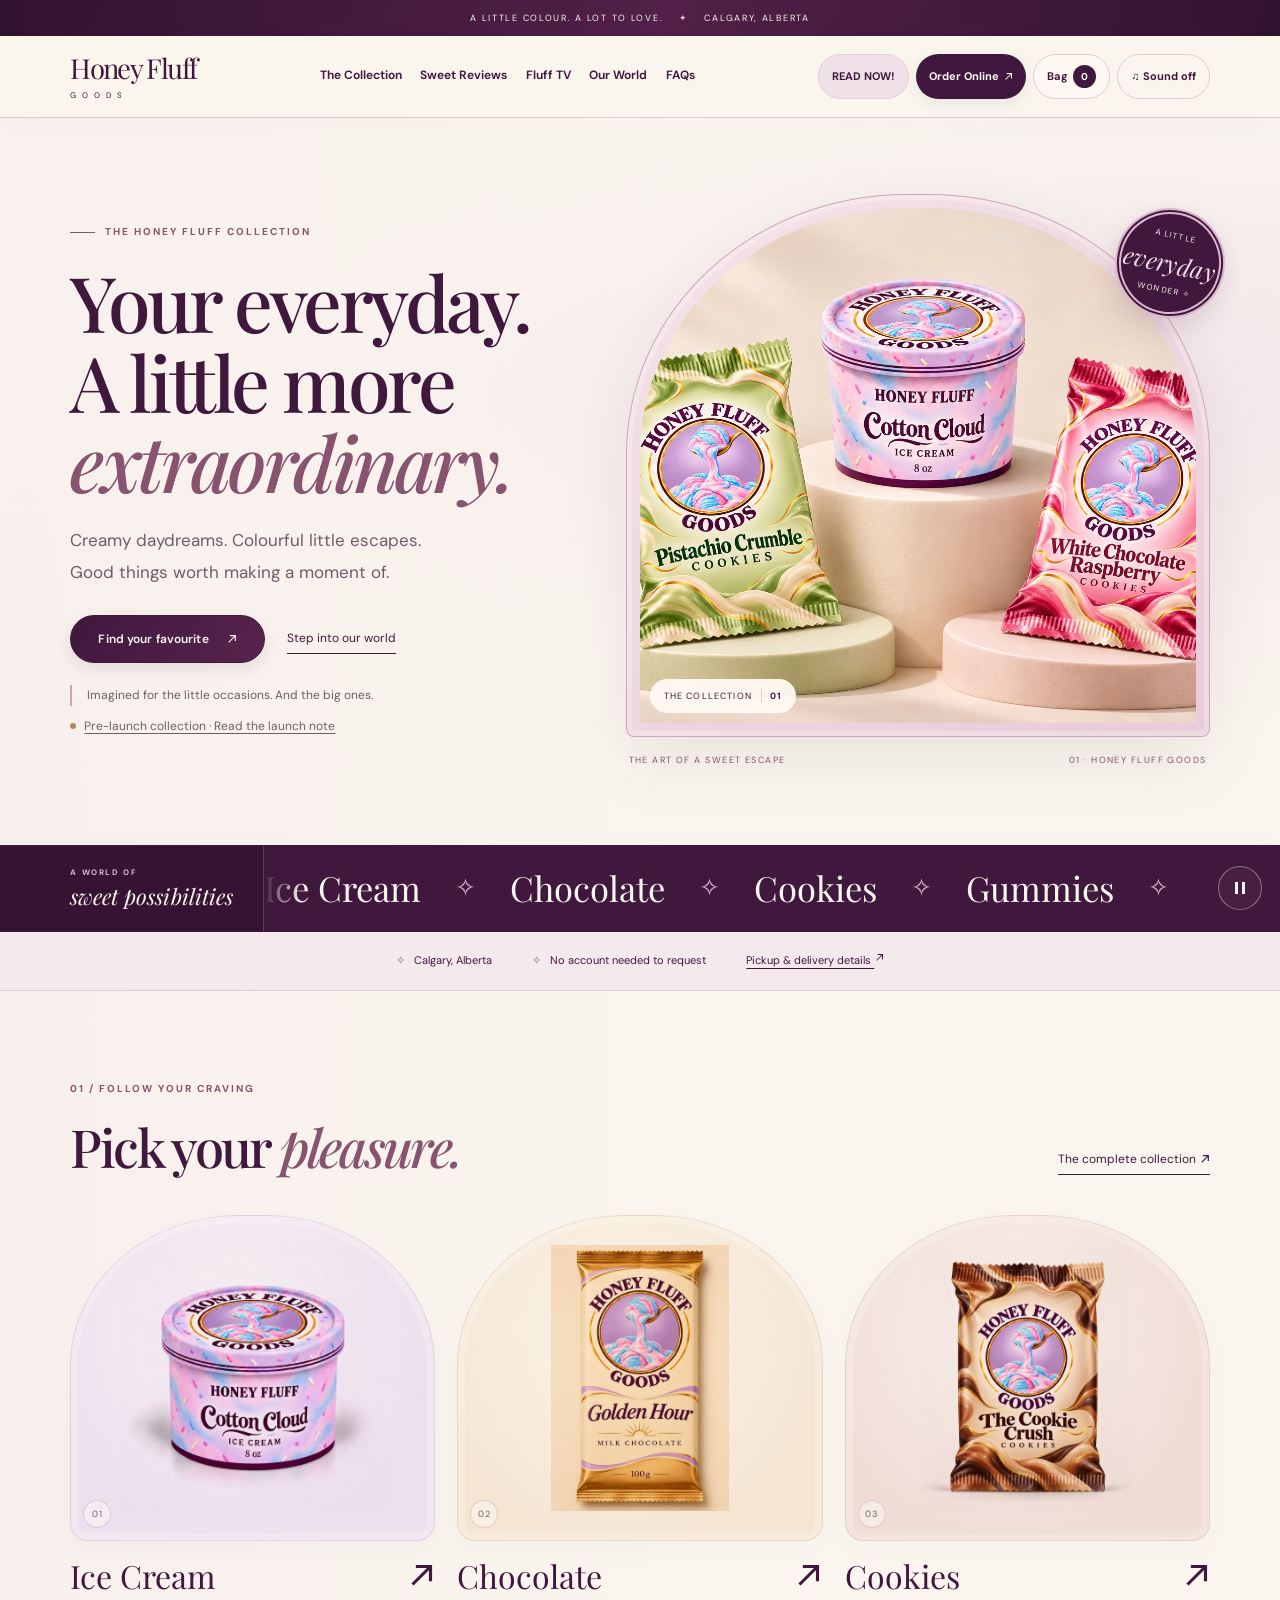
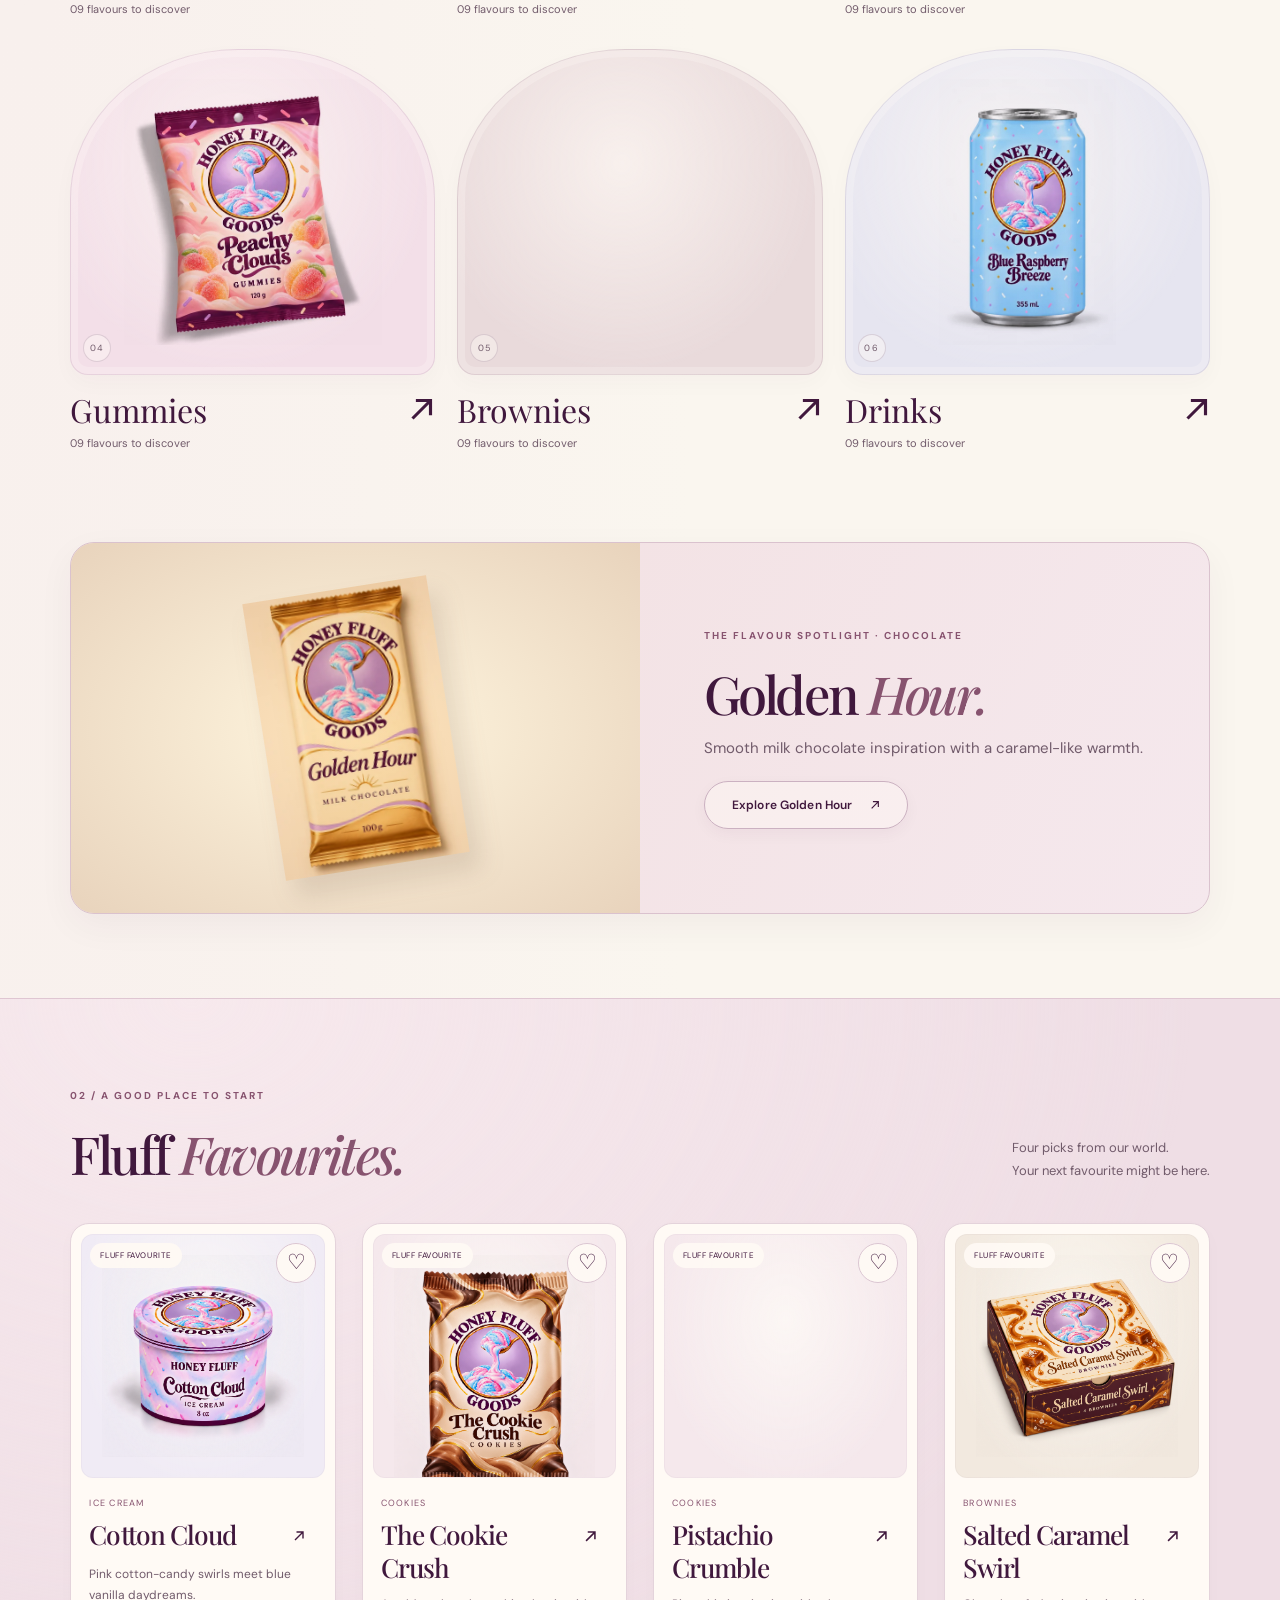
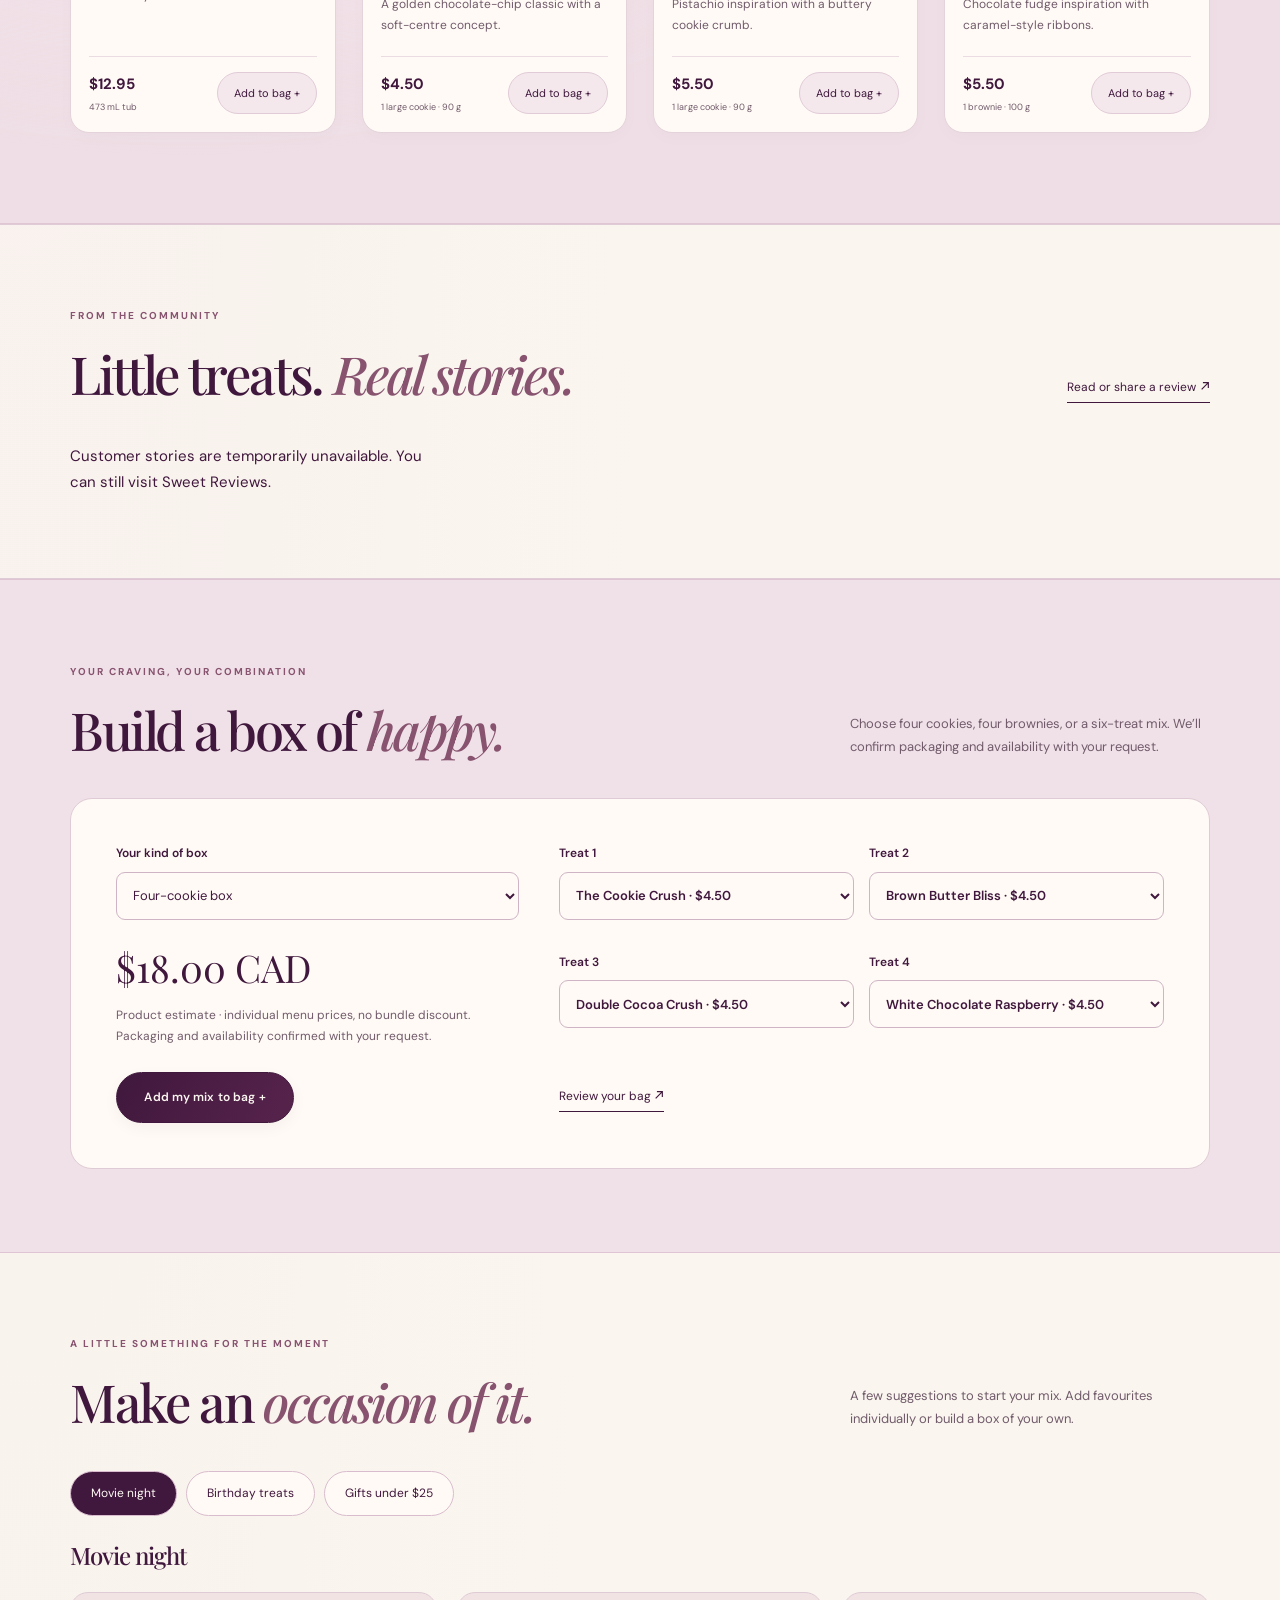
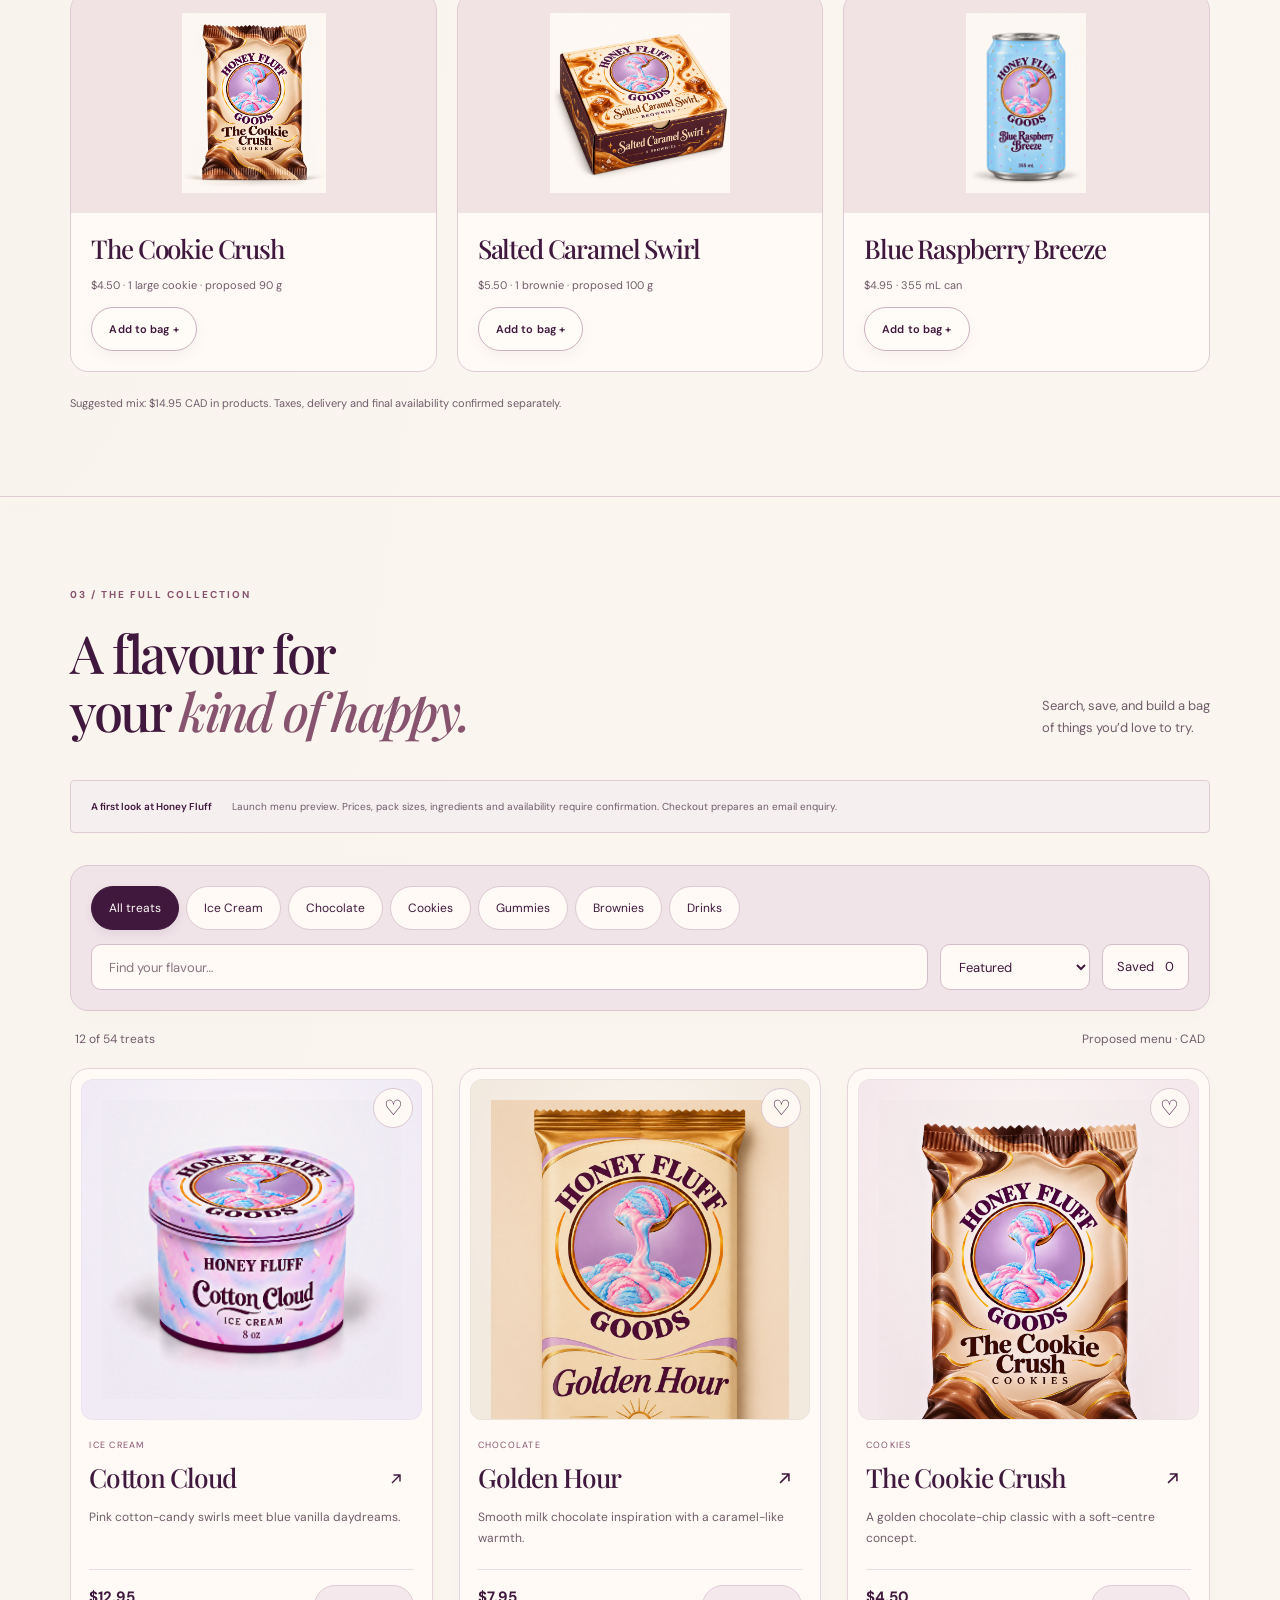
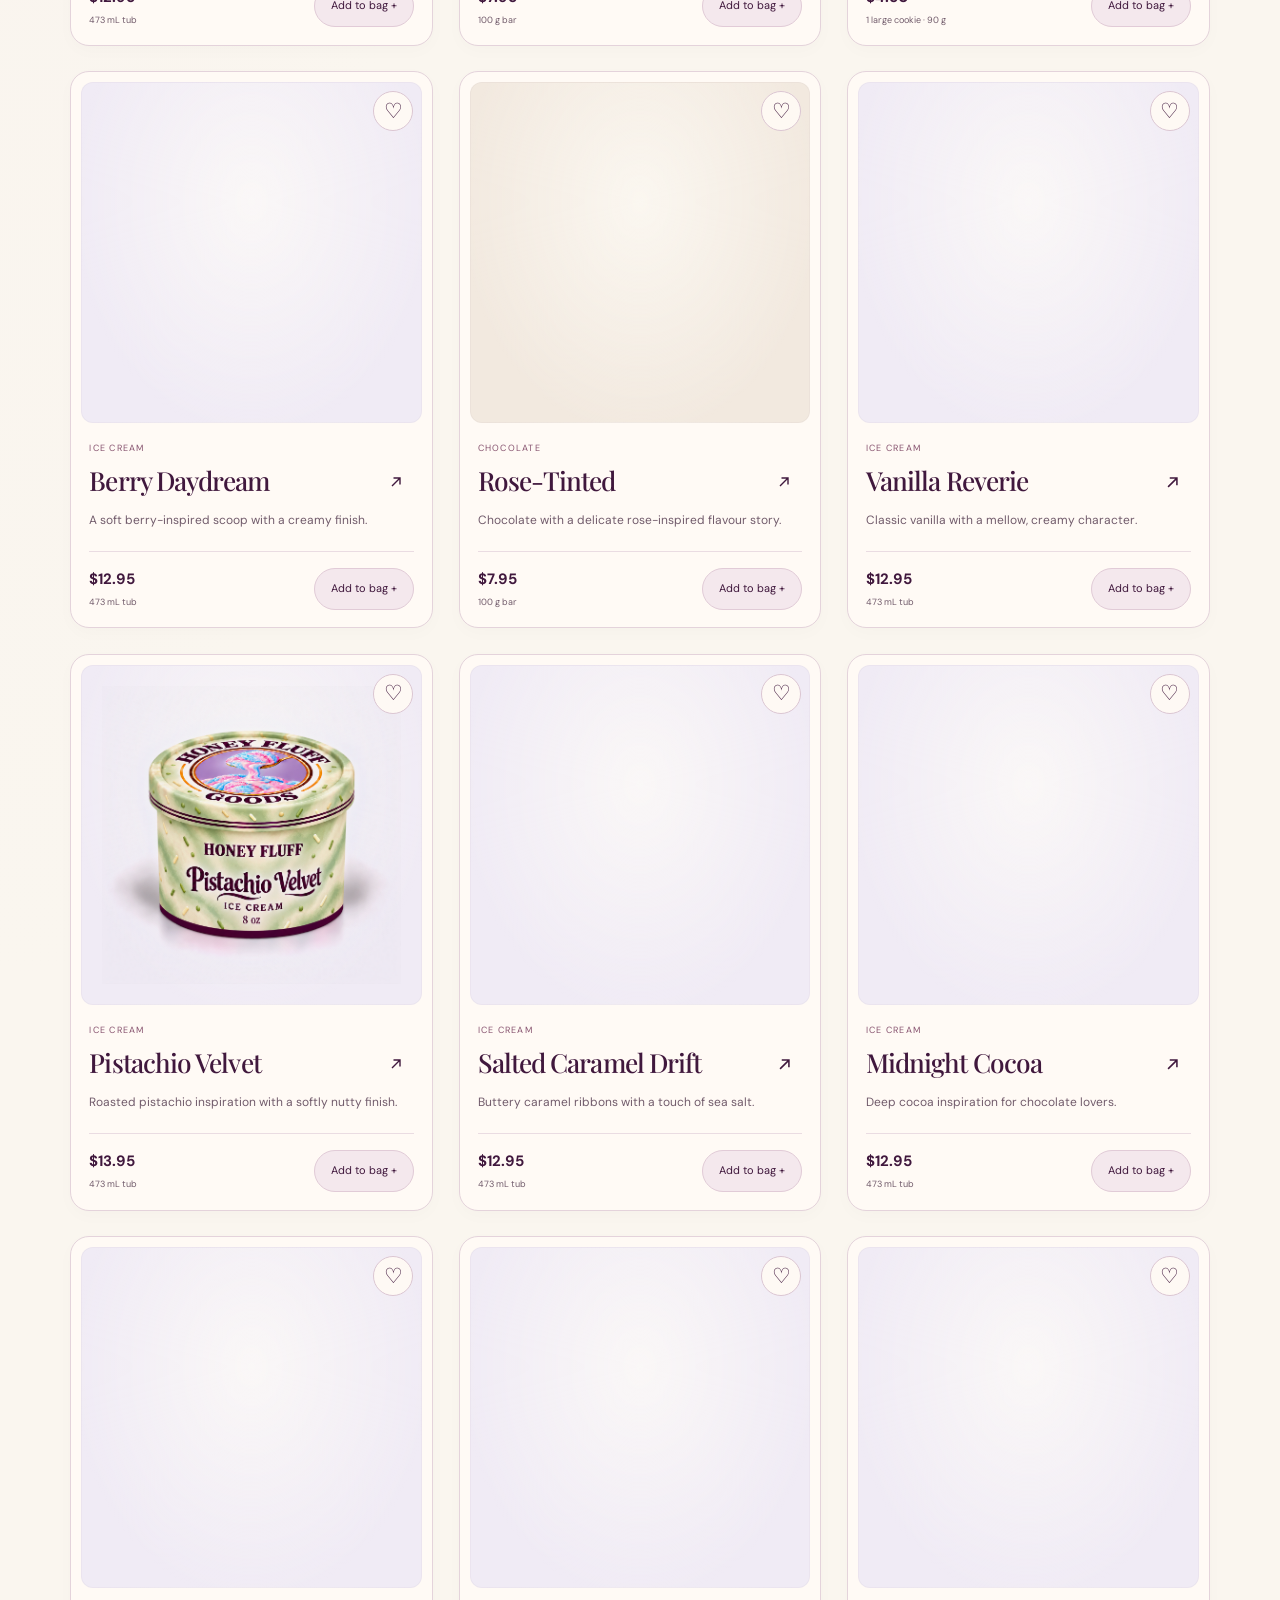
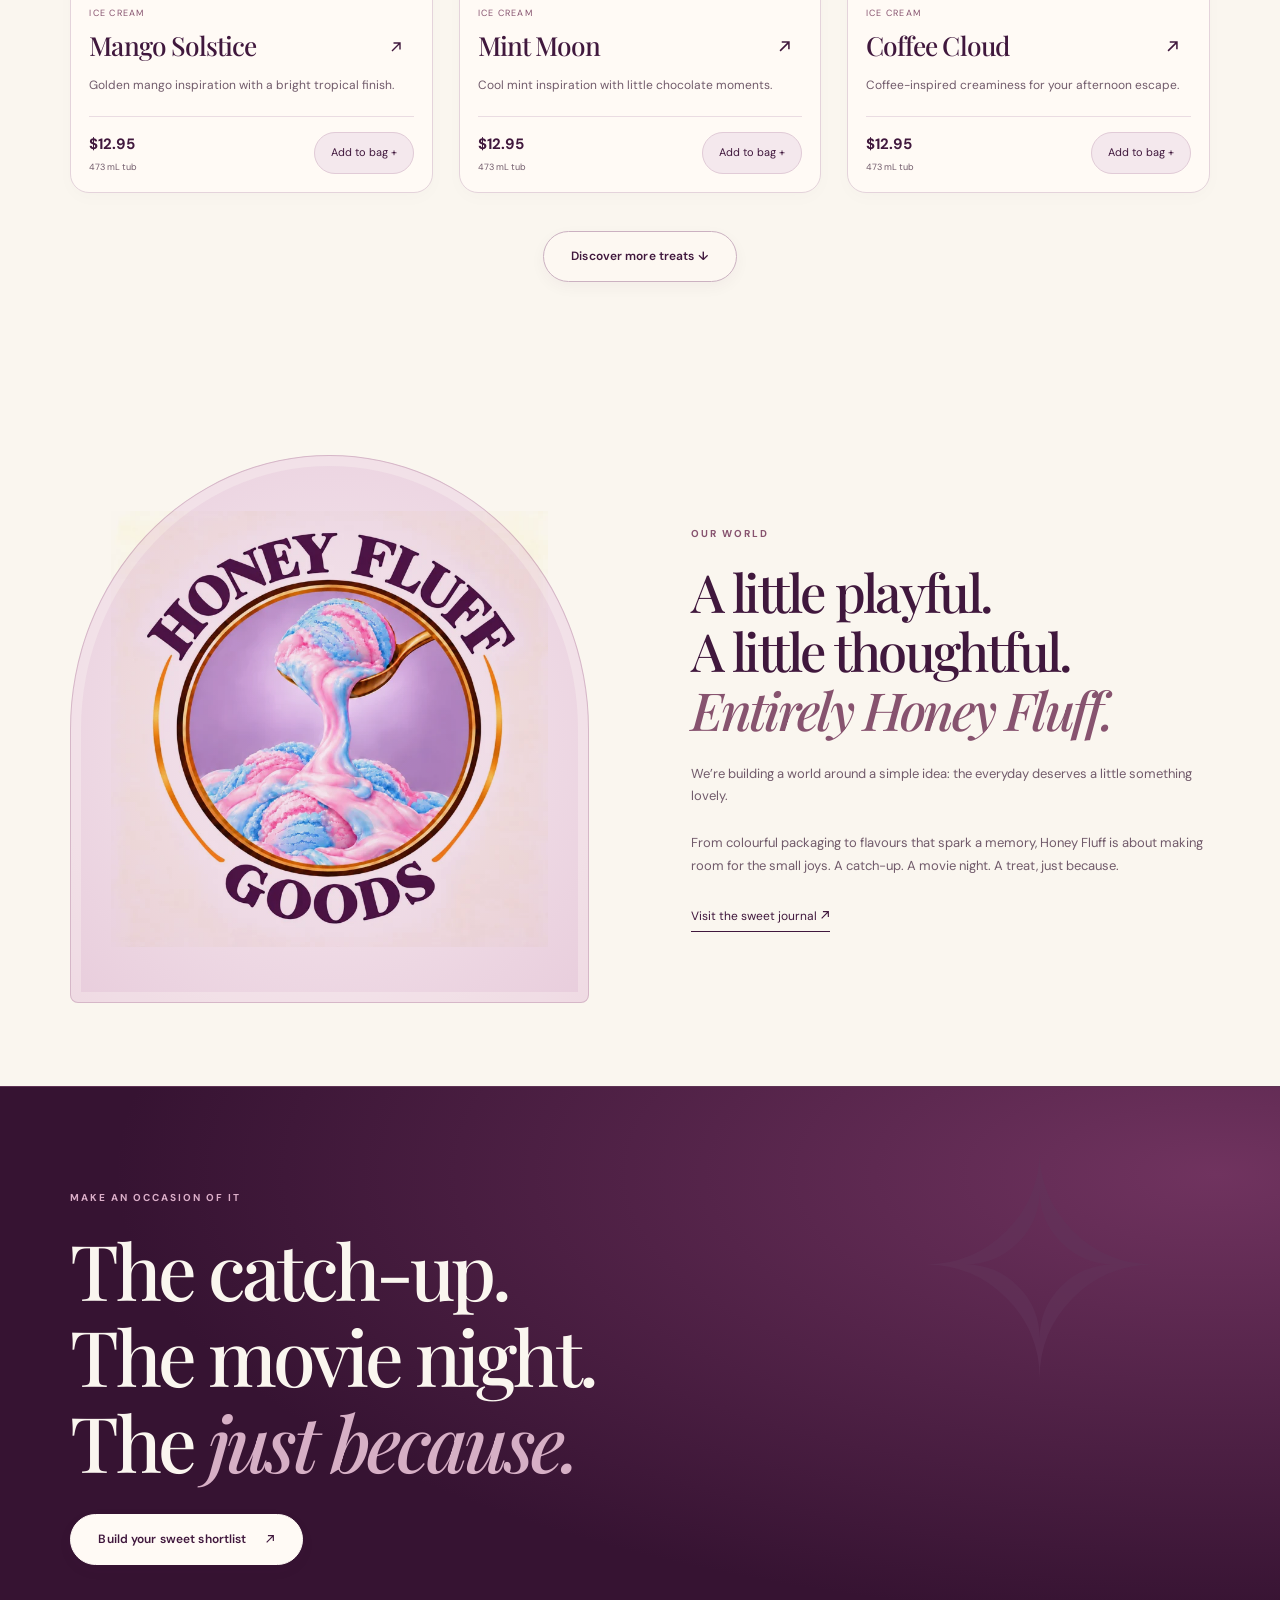
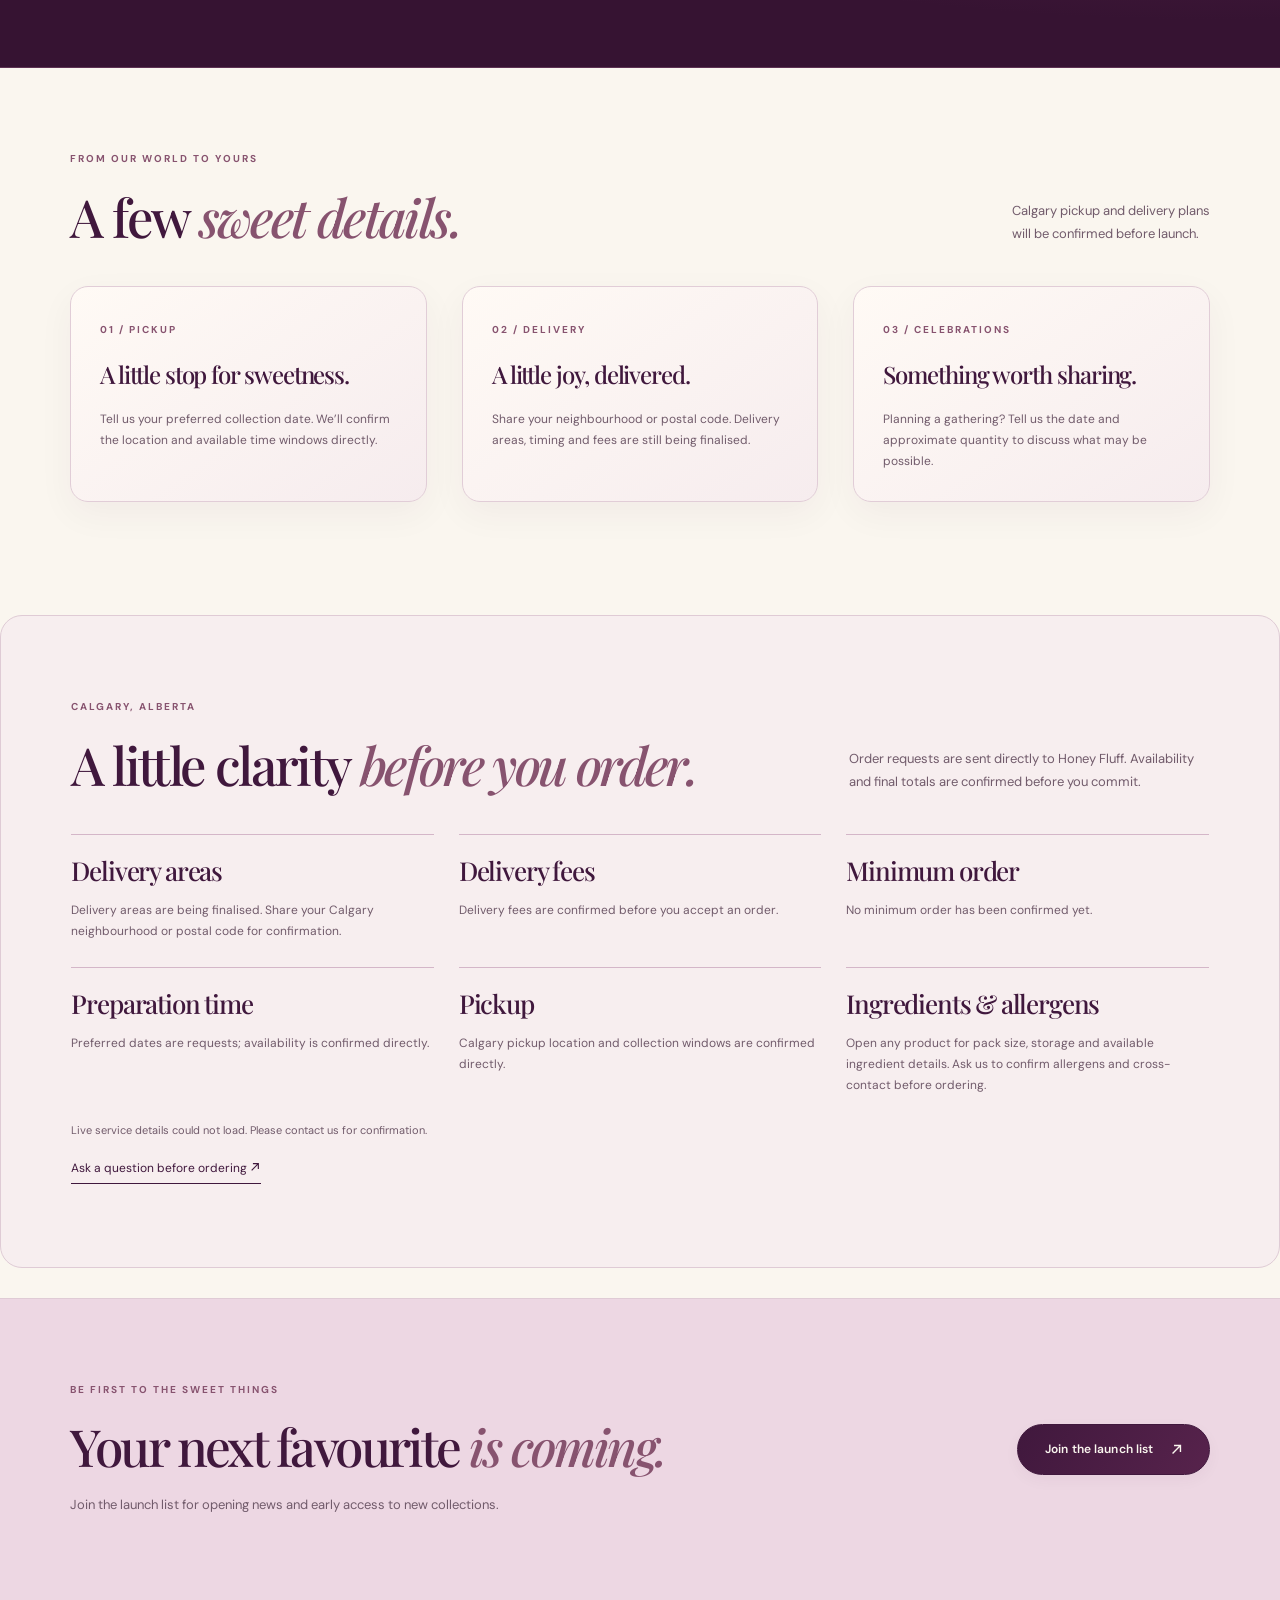
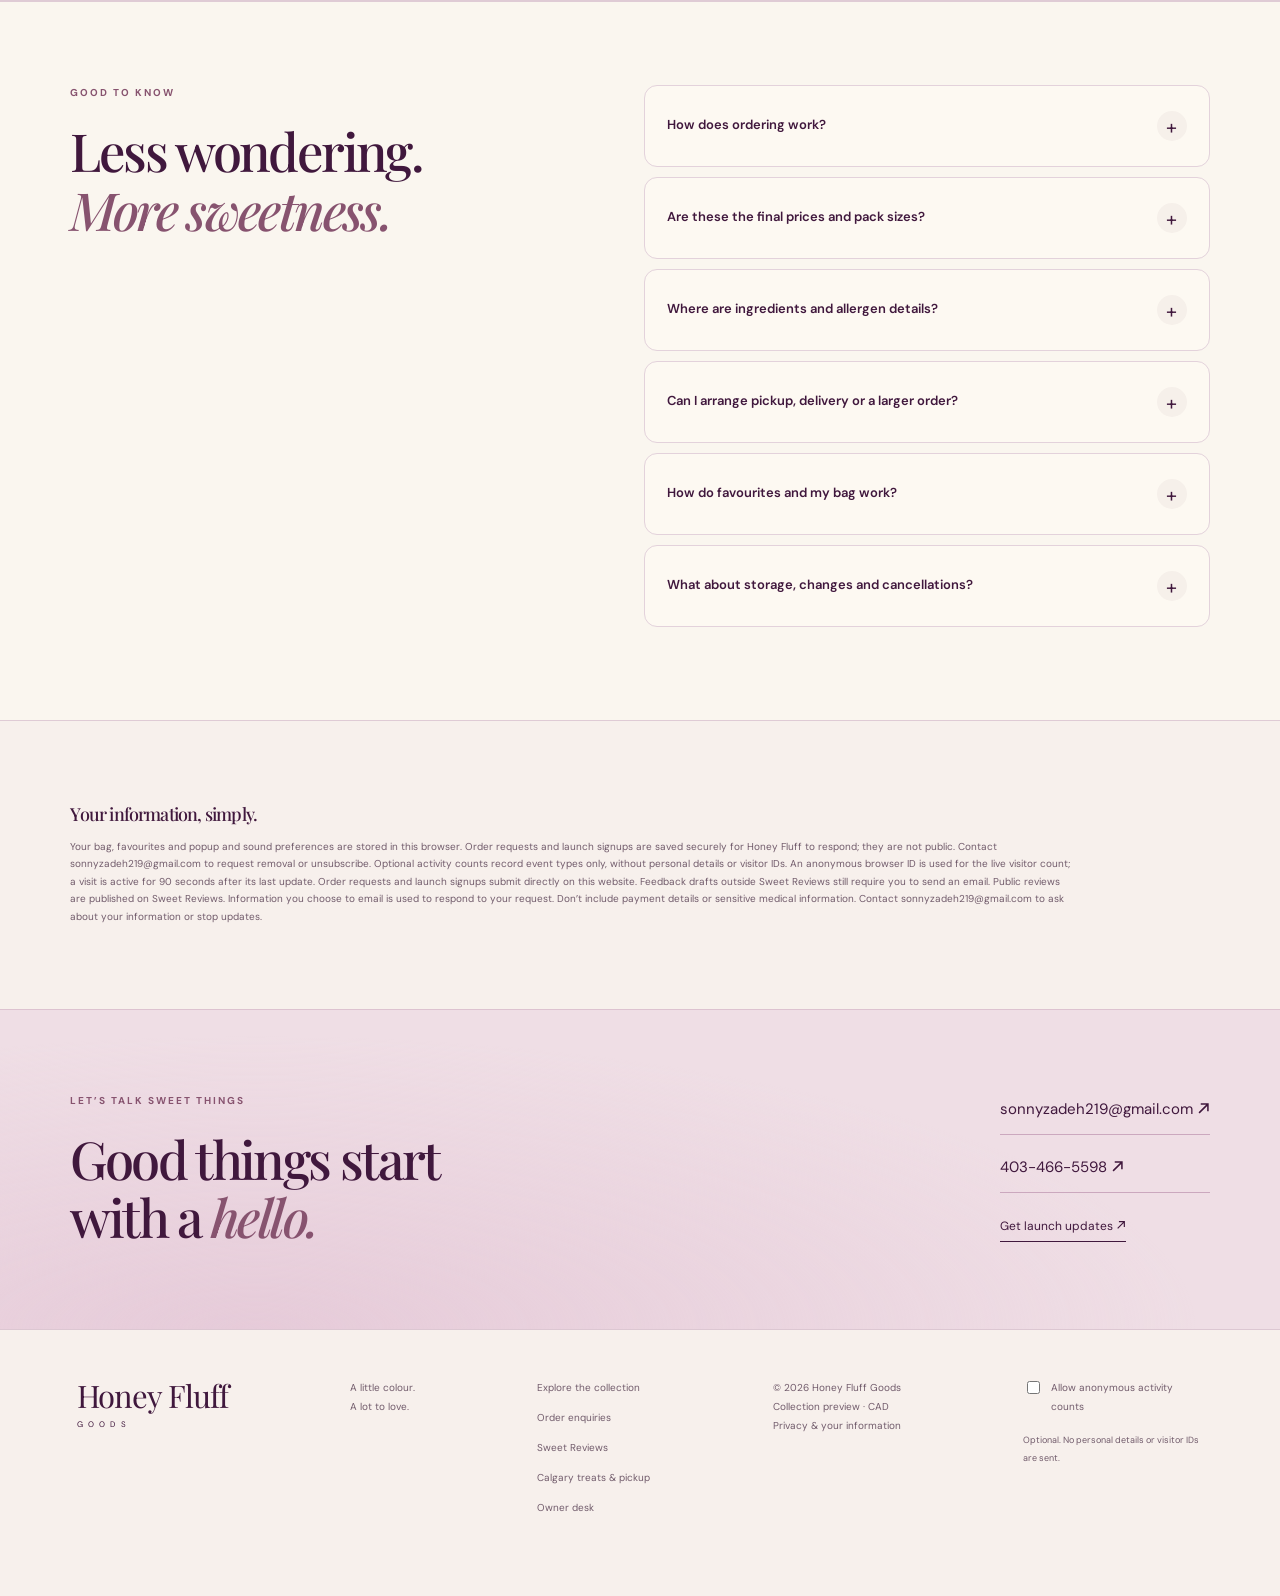
<file: index.html>
<!doctype html><html lang="en"><head><meta charset="utf-8"><meta name="viewport" content="width=device-width,initial-scale=1"><meta name="theme-color" content="#40183d"><meta name="description" content="Discover a colourful world of ice cream, chocolate, cookies, gummies, brownies and drinks."><meta property="og:type" content="website"><meta property="og:title" content="Honey Fluff Goods — A little everyday wonder"><meta property="og:description" content="Discover a colourful world of ice cream, chocolate, cookies, gummies, brownies and drinks."><meta property="og:image" content="https://ffcanoreply8-hash.github.io/HONEY-FLUFF-GOODS/images/social-preview.jpg"><meta name="twitter:card" content="summary_large_image"><title>Honey Fluff Goods — A little everyday wonder</title><link rel="icon" href="favicon.svg" type="image/svg+xml"><link rel="stylesheet" href="style.css?v=20261115-customer"><script src="products.js" defer></script><script src="script.js?v=20261115-customer" defer></script><style>
.funding-page{max-width:1300px}.funding-hero{display:grid;grid-template-columns:1.1fr .9fr;gap:7vw;align-items:start;padding-top:70px;padding-bottom:70px}.funding-hero h1{font-size:clamp(48px,6vw,82px)}.funding-status{display:inline-flex;align-items:center;gap:9px;padding:9px 13px;border:1px solid #40183d;border-radius:30px;background:#40183d;color:#fff;font-size:10px;margin-bottom:25px;letter-spacing:.06em}.funding-status:before{content:'';width:7px;height:7px;background:#e8c9ed;border-radius:50%}.funding-message{margin-top:28px;color:var(--muted);font-size:14px;line-height:1.9;max-width:600px}.funding-message p+p{margin-top:18px}.funding-contact{padding:35px;border:1px solid var(--line);background:#f0e4e8;border-radius:6px;margin-top:25px}.funding-contact h2{font-size:36px}.funding-contact>p:not(.eyebrow){font-size:12px;color:var(--muted);margin:18px 0 25px}.funding-contact .button{width:100%;margin-top:12px}.funding-contact .email-address{font-size:12px;overflow-wrap:anywhere;display:block;margin-top:20px;text-align:center}.funding-note{padding:28px 0;border-top:1px solid var(--line);display:grid;grid-template-columns:1fr 1fr;gap:35px}.funding-note p{font-size:12px;color:var(--muted)}.funding-note h3{margin-bottom:12px}.funding-end{margin-top:35px;display:flex;gap:25px;align-items:center;flex-wrap:wrap}
@media(max-width:760px){.funding-hero{grid-template-columns:1fr;gap:25px;padding-top:40px;padding-bottom:40px}.funding-contact{margin-top:0;padding:25px}.funding-hero h1{font-size:54px}.funding-note{grid-template-columns:1fr;gap:20px}}
</style><script src="customer-experience.js?v=20261115-customer" defer></script><link rel="canonical" href="https://ffcanoreply8-hash.github.io/HONEY-FLUFF-GOODS/"><link rel="stylesheet" href="customer-experience.css?v=20261115-customer"></head><body data-page="index"><a class="skip" href="#main">Skip to content</a><div class="announcement">A LITTLE COLOUR. A LOT TO LOVE. <span>✦</span> CALGARY, ALBERTA</div><header id="header" class="site-header">
  <a class="wordmark" href="index.html" aria-label="Honey Fluff Goods home">Honey Fluff<span>G O O D S</span></a>
  <button id="menu" class="menu" type="button" aria-expanded="false" aria-controls="navigation">Menu <span aria-hidden="true">☰</span></button>
  <nav id="navigation" aria-label="Main navigation">
    <a href="index.html#collection">The Collection</a>
    <a href="reviews.html">Sweet Reviews</a>
    <a href="fluff-tv.html">Fluff TV</a>
    <a href="index.html#story">Our World</a>
    <a href="index.html#questions">FAQs</a>
  </nav>
  <div class="header-actions">
    <a class="read-now-link" href="read-now.html">READ NOW!</a>
    <a class="order-link" href="order.html">Order Online <span class="arrow-icon" aria-hidden="true"></span></a>
    <button class="bag-button" type="button" data-bag-open aria-label="Open shopping bag">Bag <span data-cart-count>0</span></button>
  </div>
</header><main id="main" tabindex="-1"><section class="hero section" aria-labelledby="home-title"><div class="hero-copy"><p class="eyebrow">THE HONEY FLUFF COLLECTION</p><h1 id="home-title">Your everyday.<br>A little more<br><em>extraordinary.</em></h1><p class="intro">Creamy daydreams. Colourful little escapes.<br>Good things worth making a moment of.</p><div class="hero-actions"><a class="button" href="#collection">Find your favourite <span class="arrow-icon" aria-hidden="true"></span></a><a class="text-link" href="#story">Step into our world</a></div><p class="hero-caption">Imagined for the little occasions. And the big ones.</p>
<a class="hero-launch" href="read-now.html"><span aria-hidden="true"></span> Pre-launch collection · Read the launch note</a></div><figure class="hero-visual"><div class="hero-seal" aria-hidden="true"><span>A LITTLE</span><em>everyday</em><span>WONDER ✧</span></div>
  <div class="hero-plate"><span class="plate-number" aria-hidden="true">THE COLLECTION <b>01</b></span><img src="images/hero-collection.webp" alt="Honey Fluff Cotton Cloud tub and cookie packaging arranged on cream display plinths" fetchpriority="high" width="1536" height="1024"></div>
  <figcaption class="hero-visual-label"><span>The art of a sweet escape</span><span>01 · Honey Fluff Goods</span></figcaption>
</figure></section><section class="flavour-ticker" aria-label="Explore our six sweet collections"><div class="ticker-heading"><span class="eyebrow">A WORLD OF</span><span>sweet possibilities</span></div><div class="ticker-window"><div class="ticker-track" id="flavourTrack"><div class="ticker-group"><a href="order.html?category=ice%20cream">Ice Cream</a><span class="ticker-star" aria-hidden="true">✧</span><a href="order.html?category=chocolate">Chocolate</a><span class="ticker-star" aria-hidden="true">✧</span><a href="order.html?category=cookies">Cookies</a><span class="ticker-star" aria-hidden="true">✧</span><a href="order.html?category=gummies">Gummies</a><span class="ticker-star" aria-hidden="true">✧</span><a href="order.html?category=brownies">Brownies</a><span class="ticker-star" aria-hidden="true">✧</span><a href="order.html?category=drinks">Drinks</a><span class="ticker-star" aria-hidden="true">✧</span></div><div class="ticker-group" aria-hidden="true"><a href="order.html?category=ice%20cream" tabindex="-1">Ice Cream</a><span class="ticker-star" aria-hidden="true">✧</span><a href="order.html?category=chocolate" tabindex="-1">Chocolate</a><span class="ticker-star" aria-hidden="true">✧</span><a href="order.html?category=cookies" tabindex="-1">Cookies</a><span class="ticker-star" aria-hidden="true">✧</span><a href="order.html?category=gummies" tabindex="-1">Gummies</a><span class="ticker-star" aria-hidden="true">✧</span><a href="order.html?category=brownies" tabindex="-1">Brownies</a><span class="ticker-star" aria-hidden="true">✧</span><a href="order.html?category=drinks" tabindex="-1">Drinks</a><span class="ticker-star" aria-hidden="true">✧</span></div></div></div><button class="ticker-toggle" type="button" aria-controls="flavourTrack" aria-pressed="false" aria-label="Pause revolving collection bar" hidden><span class="ticker-symbol" aria-hidden="true"></span></button></section><div class="customer-trust-strip"><span>Calgary, Alberta</span><span>No account needed to request</span><a href="#service-details">Pickup &amp; delivery details <span class="arrow-icon" aria-hidden="true"></span></a></div><section class="section categories-section"><div class="section-heading"><div><p class="eyebrow">01 / FOLLOW YOUR CRAVING</p><h2>Pick your <em>pleasure.</em></h2></div><a class="text-link" href="#collection">The complete collection <span class="arrow-icon" aria-hidden="true"></span></a></div><div class="category-grid"><a class="category-tile" href="order.html?category=ice%20cream"><div class="category-art" data-collection="ice-cream"><span class="category-index" aria-hidden="true">01</span><img src="images/collection/ice-cream.webp" data-original-src="images/cotton-cloud.png" alt="Cotton Cloud ice cream tub" width="600" height="600" loading="lazy" decoding="async" data-product-image><span class="image-fallback" hidden>Ice Cream</span></div><span>Ice Cream <span class="arrow-icon" aria-hidden="true"></span></span><small>09 flavours to discover</small></a><a class="category-tile" href="order.html?category=chocolate"><div class="category-art" data-collection="chocolate"><span class="category-index" aria-hidden="true">02</span><img src="images/collection/chocolate.webp" data-original-src="images/golden-hour.png" alt="Golden Hour milk chocolate wrapper" width="400" height="600" loading="lazy" decoding="async" data-product-image><span class="image-fallback" hidden>Chocolate</span></div><span>Chocolate <span class="arrow-icon" aria-hidden="true"></span></span><small>09 flavours to discover</small></a><a class="category-tile" href="order.html?category=cookies"><div class="category-art" data-collection="cookies"><span class="category-index" aria-hidden="true">03</span><img src="images/collection/cookies.webp" data-original-src="images/cookie-crush.png" alt="The Cookie Crush packaging" width="480" height="600" loading="lazy" decoding="async" data-product-image><span class="image-fallback" hidden>Cookies</span></div><span>Cookies <span class="arrow-icon" aria-hidden="true"></span></span><small>09 flavours to discover</small></a><a class="category-tile" href="order.html?category=gummies"><div class="category-art" data-collection="gummies"><span class="category-index" aria-hidden="true">04</span><img src="images/collection/gummies.webp" data-original-src="images/peachy-clouds.png" alt="Peachy Clouds gummies pouch" width="583" height="600" loading="lazy" decoding="async" data-product-image><span class="image-fallback" hidden>Gummies</span></div><span>Gummies <span class="arrow-icon" aria-hidden="true"></span></span><small>09 flavours to discover</small></a><a class="category-tile" href="order.html?category=brownies"><div class="category-art" data-collection="brownies"><span class="category-index" aria-hidden="true">05</span><img src="images/collection/brownies.webp" data-original-src="images/classic-fudge.png" alt="Classic Fudge brownie box" width="600" height="600" loading="lazy" decoding="async" data-product-image><span class="image-fallback" hidden>Brownies</span></div><span>Brownies <span class="arrow-icon" aria-hidden="true"></span></span><small>09 flavours to discover</small></a><a class="category-tile" href="order.html?category=drinks"><div class="category-art" data-collection="drinks"><span class="category-index" aria-hidden="true">06</span><img src="images/collection/drinks.webp" data-original-src="images/blue-raspberry-breeze.png" alt="Blue Raspberry Breeze can" width="400" height="600" loading="lazy" decoding="async" data-product-image><span class="image-fallback" hidden>Drinks</span></div><span>Drinks <span class="arrow-icon" aria-hidden="true"></span></span><small>09 flavours to discover</small></a></div></section><section class="section spotlight-section" aria-labelledby="spotlight-title">
  <div class="spotlight">
    <div class="spotlight-art"><img src="images/collection/chocolate.webp" data-original-src="images/golden-hour.png" data-product-image alt="Honey Fluff Golden Hour chocolate wrapper" width="400" height="600" loading="lazy" decoding="async"></div>
    <div class="spotlight-copy">
      <p class="eyebrow">THE FLAVOUR SPOTLIGHT · CHOCOLATE</p>
      <h2 id="spotlight-title">Golden <em>Hour.</em></h2>
      <p>Smooth milk chocolate inspiration with a caramel-like warmth.</p>
      <button class="outline-button" type="button" data-open="milk">Explore Golden Hour <span class="arrow-icon" aria-hidden="true"></span></button>
    </div>
  </div>
</section>
<section class="section favourites-section"><div class="section-heading"><div><p class="eyebrow">02 / A GOOD PLACE TO START</p><h2>Fluff <em>Favourites.</em></h2></div><p>Four picks from our world.<br>Your next favourite might be here.</p></div><div id="featuredProducts" class="featured-grid"></div></section><section class="section customer-stories" id="customer-stories"><div class="section-heading"><div><p class="eyebrow">FROM THE COMMUNITY</p><h2>Little treats. <em>Real stories.</em></h2></div><a class="text-link" href="reviews.html">Read or share a review <span class="arrow-icon" aria-hidden="true"></span></a></div><div id="homeReviewCards" class="home-review-grid"><p>Loading customer stories…</p></div></section><section class="section bundle-section" id="build-a-box"><div class="section-heading"><div><p class="eyebrow">YOUR CRAVING, YOUR COMBINATION</p><h2>Build a box of <em>happy.</em></h2></div><p>Choose four cookies, four brownies, or a six-treat mix. We’ll confirm packaging and availability with your request.</p></div><form id="bundleBuilder" class="bundle-builder"><div><label for="bundleType">Your kind of box</label><select id="bundleType"><option value="cookies">Four-cookie box</option><option value="brownies">Four-brownie box</option><option value="mix">Six-treat movie-night mix</option></select><p class="bundle-price" id="bundlePrice"></p><p id="bundleStatus" role="status"></p></div><div id="bundleChoices" class="bundle-choices"></div><button class="button" type="submit">Add my mix to bag +</button><a class="text-link" href="order.html#basket">Review your bag <span class="arrow-icon" aria-hidden="true"></span></a></form></section><section class="section occasion-shop" id="shop-by-occasion"><div class="section-heading"><div><p class="eyebrow">A LITTLE SOMETHING FOR THE MOMENT</p><h2>Make an <em>occasion of it.</em></h2></div><p>A few suggestions to start your mix. Add favourites individually or build a box of your own.</p></div><div class="occasion-tabs" role="group" aria-label="Choose an occasion"><button type="button" data-occasion="movie-night">Movie night</button><button type="button" data-occasion="birthday">Birthday treats</button><button type="button" data-occasion="under-25">Gifts under $25</button></div><h3 id="occasionTitle"></h3><div id="occasionProducts" class="occasion-products"></div><p id="occasionTotal" class="small-note"></p></section><section class="section" id="realMoments" hidden><div class="section-heading"><div><p class="eyebrow">A CLOSER LOOK</p><h2>Real treats. <em>Little moments.</em></h2></div><p>Photos and clips from Honey Fluff. Find the featured treat beneath each one.</p></div><div class="real-media-grid" id="realMediaCards"></div><div class="social-links" data-social-links></div></section><section class="section collection" id="collection"><div class="section-heading"><div><p class="eyebrow">03 / THE FULL COLLECTION</p><h2>A flavour for<br>your <em>kind of happy.</em></h2></div><p>Search, save, and build a bag<br>of things you’d love to try.</p></div><div class="preview-notice"><strong>A first look at Honey Fluff</strong><span>Launch menu preview. Prices, pack sizes, ingredients and availability require confirmation. Checkout prepares an email enquiry.</span></div><div class="collection-tools"><div class="filters" role="group" aria-label="Filter by category"><button data-filter="all" class="active" aria-pressed="true">All treats</button><button data-filter="ice cream" aria-pressed="false">Ice Cream</button><button data-filter="chocolate" aria-pressed="false">Chocolate</button><button data-filter="cookies" aria-pressed="false">Cookies</button><button data-filter="gummies" aria-pressed="false">Gummies</button><button data-filter="brownies" aria-pressed="false">Brownies</button><button data-filter="drinks" aria-pressed="false">Drinks</button></div><div class="search-sort"><label class="search"><span class="sr-only">Search flavours</span><input id="search" type="search" placeholder="Find your flavour…"></label><label class="sort"><span class="sr-only">Sort products</span><select id="sort"><option value="featured">Featured</option><option value="price-low">Price: low to high</option><option value="price-high">Price: high to low</option><option value="name">Name: A–Z</option></select></label><button id="savedToggle" class="saved-filter" aria-pressed="false">Saved <span id="savedCount">0</span></button></div></div><div class="listing-meta"><p id="count" role="status"></p><p>Proposed menu · CAD</p></div><div id="products" class="products"></div><p id="empty" class="empty-state" hidden>No treats found. Try another flavour or clear your filters.</p><button id="loadMore" class="outline-button load-more" hidden>Discover more treats ↓</button></section><section id="story" class="section story"><div class="story-art"><img src="images/brand-logo.webp" alt="Honey Fluff Goods brand logo" width="720" height="720" loading="lazy"></div><div><p class="eyebrow">OUR WORLD</p><h2>A little playful.<br>A little thoughtful.<br><em>Entirely Honey Fluff.</em></h2><p>We’re building a world around a simple idea: the everyday deserves a little something lovely.</p><p>From colourful packaging to flavours that spark a memory, Honey Fluff is about making room for the small joys. A catch-up. A movie night. A treat, just because.</p><a class="text-link" href="reviews.html">Visit the sweet journal <span class="arrow-icon" aria-hidden="true"></span></a></div></section><section class="occasion section"><p class="eyebrow">MAKE AN OCCASION OF IT</p><h2>The catch-up.<br>The movie night.<br>The <em>just because.</em></h2><a class="button light" href="order.html">Build your sweet shortlist <span class="arrow-icon" aria-hidden="true"></span></a><span aria-hidden="true">✧</span></section><section class="section fulfil" id="pickup-delivery"><div class="section-heading"><div><p class="eyebrow">FROM OUR WORLD TO YOURS</p><h2>A few <em>sweet details.</em></h2></div><p>Calgary pickup and delivery plans<br>will be confirmed before launch.</p></div><div class="info-grid"><article><span class="eyebrow">01 / PICKUP</span><h3>A little stop for sweetness.</h3><p>Tell us your preferred collection date. We’ll confirm the location and available time windows directly.</p></article><article><span class="eyebrow">02 / DELIVERY</span><h3>A little joy, delivered.</h3><p>Share your neighbourhood or postal code. Delivery areas, timing and fees are still being finalised.</p></article><article><span class="eyebrow">03 / CELEBRATIONS</span><h3>Something worth sharing.</h3><p>Planning a gathering? Tell us the date and approximate quantity to discuss what may be possible.</p></article></div></section><section class="section service-details" id="service-details"><div class="section-heading"><div><p class="eyebrow">CALGARY, ALBERTA</p><h2>A little clarity <em>before you order.</em></h2></div><p>Order requests are sent directly to Honey Fluff. Availability and final totals are confirmed before you commit.</p></div><div class="service-facts"><article><h3>Delivery areas</h3><p data-service="zones">Delivery areas are being finalised. Share your Calgary neighbourhood or postal code for confirmation.</p></article><article><h3>Delivery fees</h3><p data-service="deliveryFee">Delivery fees are confirmed before you accept an order.</p></article><article><h3>Minimum order</h3><p data-service="minimum">No minimum order has been confirmed yet.</p></article><article><h3>Preparation time</h3><p data-service="leadTime">Preferred dates are requests; availability is confirmed directly.</p></article><article><h3>Pickup</h3><p data-service="pickup">Calgary pickup location and collection windows are confirmed directly.</p></article><article><h3>Ingredients &amp; allergens</h3><p>Open any product for pack size, storage and available ingredient details. Ask us to confirm allergens and cross-contact before ordering.</p></article></div><p class="small-note" data-service-status></p><a class="text-link" href="mailto:sonnyzadeh219@gmail.com">Ask a question before ordering <span class="arrow-icon" aria-hidden="true"></span></a></section><section class="section launch-invite"><div><p class="eyebrow">BE FIRST TO THE SWEET THINGS</p><h2>Your next favourite <em>is coming.</em></h2><p>Join the launch list for opening news and early access to new collections.</p></div><button class="button" type="button" data-launch-open>Join the launch list <span class="arrow-icon" aria-hidden="true"></span></button></section><section class="section faq" id="questions"><div><p class="eyebrow">GOOD TO KNOW</p><h2>Less wondering.<br><em>More sweetness.</em></h2></div><div class="faq-list"><details><summary>How does ordering work?</summary><p>Explore the menu, build a bag, and prepare an email enquiry. Review and send it from your email app. Your order is confirmed only after we agree on availability, final pricing and arrangements. No payment is taken here.</p></details><details><summary>Are these the final prices and pack sizes?</summary><p>This is a launch collection preview. Prices are estimates in Canadian dollars and pack sizes are proposed. Packaging artwork may show earlier sizes. We’ll confirm final sizes, taxes, delivery and total price directly.</p></details><details><summary>Where are ingredients and allergen details?</summary><p>Final recipes and verified ingredient and allergen details are not yet available. Please request confirmed information before ordering. Flavour names and artwork do not establish suitability.</p></details><details><summary>Can I arrange pickup, delivery or a larger order?</summary><p>We’re planning local pickup and delivery in Calgary. Ask about your location, preferred date or event. Dates, fees, order minimums and service areas require confirmation.</p></details><details><summary>How do favourites and my bag work?</summary><p>They are saved in this browser, where storage is available. There is no account, payment or stock reservation. Clearing browser data removes saved items.</p></details><details><summary>What about storage, changes and cancellations?</summary><p>Follow final product labels for storage and shelf life. Contact us about changes as early as possible. Applicable cancellation and refund terms will be confirmed before accepting an order.</p></details></div></section><section class="section privacy-note" id="privacy"><h3>Your information, simply.</h3><p>Your bag, favourites and popup and sound preferences are stored in this browser. Order requests and launch signups are saved securely for Honey Fluff to respond; they are not public. Contact sonnyzadeh219@gmail.com to request removal or unsubscribe. Optional activity counts record event types only, without personal details or visitor IDs. An anonymous browser ID is used for the live visitor count; a visit is active for 90 seconds after its last update. Order requests and launch signups submit directly on this website. Feedback drafts outside Sweet Reviews still require you to send an email. Public reviews are published on Sweet Reviews. Information you choose to email is used to respond to your request. Don’t include payment details or sensitive medical information. Contact sonnyzadeh219@gmail.com to ask about your information or stop updates.</p></section></main><section class="contact-band section"><div><p class="eyebrow">LET’S TALK SWEET THINGS</p><h2>Good things start<br>with a <em>hello.</em></h2></div><div><a href="mailto:sonnyzadeh219@gmail.com">sonnyzadeh219@gmail.com <span class="arrow-icon" aria-hidden="true"></span></a><a href="tel:+14034665598">403-466-5598 <span class="arrow-icon" aria-hidden="true"></span></a><button class="text-button" data-launch-open>Get launch updates <span class="arrow-icon" aria-hidden="true"></span></button></div></section><footer class="site-footer"><a class="wordmark" href="index.html" aria-label="Honey Fluff Goods home">Honey Fluff<span>G O O D S</span></a><p>A little colour.<br>A lot to love.</p><div><a href="index.html#collection">Explore the collection</a><a href="order.html">Order enquiries</a><a href="reviews.html">Sweet Reviews</a><a href="calgary.html">Calgary treats &amp; pickup</a><a href="https://honey-fluff-sweet-reviews.valiantblimp.chatgpt.site/admin">Owner desk</a><div class="social-links" data-social-links></div></div><small>© <span id="year"></span> Honey Fluff Goods<br>Collection preview · CAD<br><a href="index.html#privacy">Privacy &amp; your information</a></small></footer><dialog id="productDialog" class="product-dialog" aria-labelledby="dialogTitle"><button class="dialog-close" data-close="productDialog" aria-label="Close product details">×</button><div class="product-detail-grid"><div class="detail-visual"><div id="dialogArt" class="detail-image"></div><div id="galleryControls" class="gallery-controls"></div><p class="image-caption">Packaging concept · Image for illustration</p></div><div class="dialog-copy"><p class="eyebrow" id="dialogCategory"></p><h2 id="dialogTitle"></h2><p id="dialogDescription"></p><p class="detail-price" id="dialogPrice"></p><p class="pack-size" id="dialogSize"></p><div class="detail-purchase"><label class="qty-label" for="dialogQty">Quantity <input id="dialogQty" type="number" required value="1" min="1" max="99" inputmode="numeric"></label><button id="dialogAdd" class="button">Add to bag +</button><button id="dialogSave" class="save-detail" aria-pressed="false" aria-label="Save product">♡</button></div><details open><summary>Flavour notes</summary><p id="dialogNotes"></p></details><details><summary>Storage &amp; care</summary><p id="dialogStorage"></p></details><details><summary>Ingredients &amp; allergens</summary><p>Final recipes and verified ingredient and allergen information are not yet available. Please ask us for confirmed details before ordering.</p></details><p class="small-note">Launch menu preview. Pack sizes, prices and availability require confirmation. Packaging artwork may show an earlier proposed size.</p></div></div><div class="detail-related"><p class="eyebrow">A LITTLE SOMETHING ELSE</p><h3>You might also like</h3><div id="relatedProducts" class="related-grid"></div></div></dialog>
<dialog id="bagDialog" class="bag-drawer" aria-labelledby="bagTitle"><button class="dialog-close" data-close="bagDialog" aria-label="Close shopping bag">×</button><p class="eyebrow">YOUR SWEET SHORTLIST</p><h2 id="bagTitle">A bag of <em>happy.</em></h2><div id="drawerItems" class="bag-lines"></div><div class="drawer-bottom"><div class="basket-total"><span>Product subtotal</span><strong data-subtotal>$0.00</strong></div><p class="small-note">CAD estimate. Taxes and delivery confirmed separately. Nothing is charged or reserved.</p><a class="button" href="order.html#basket" id="drawerContinue">Review your enquiry <span class="arrow-icon" aria-hidden="true"></span></a><button class="text-button" data-close="bagDialog">Keep exploring</button></div></dialog>
<dialog id="launchDialog" class="launch-dialog" aria-labelledby="launchTitle"><button class="dialog-close" data-close="launchDialog" aria-label="Close launch updates">×</button><div class="launch-mark" aria-hidden="true">✳</div><p class="eyebrow">LET’S STAY IN THE LOOP</p><h2 id="launchTitle">First in line.<br><em>For little joys.</em></h2><p>Opening news. New flavours. A note when something sweet is ready.</p><form id="launchForm"><div class="form-trap" aria-hidden="true"><label>Leave empty<input name="website" tabindex="-1" autocomplete="off"></label></div><label for="launchEmail">Your email address</label><input id="launchEmail" name="email" type="email" autocomplete="email" maxlength="254" placeholder="you@example.com" required><label class="check-label"><input name="consent" type="checkbox" required><span>I consent to launch news and early access by email. I can unsubscribe at any time by contacting Honey Fluff.</span></label><button class="button" type="submit">Join the launch list <span class="arrow-icon" aria-hidden="true"></span></button></form><p class="small-note">Your email is saved directly for launch news and early access. No purchase required. Unsubscribe by contacting Honey Fluff.</p><p id="launchStatus" role="status"></p><a id="launchEmailLink" class="outline-button" hidden>Open email app <span class="arrow-icon" aria-hidden="true"></span></a></dialog><div id="toast" class="toast" role="status"></div></body></html>
</file>
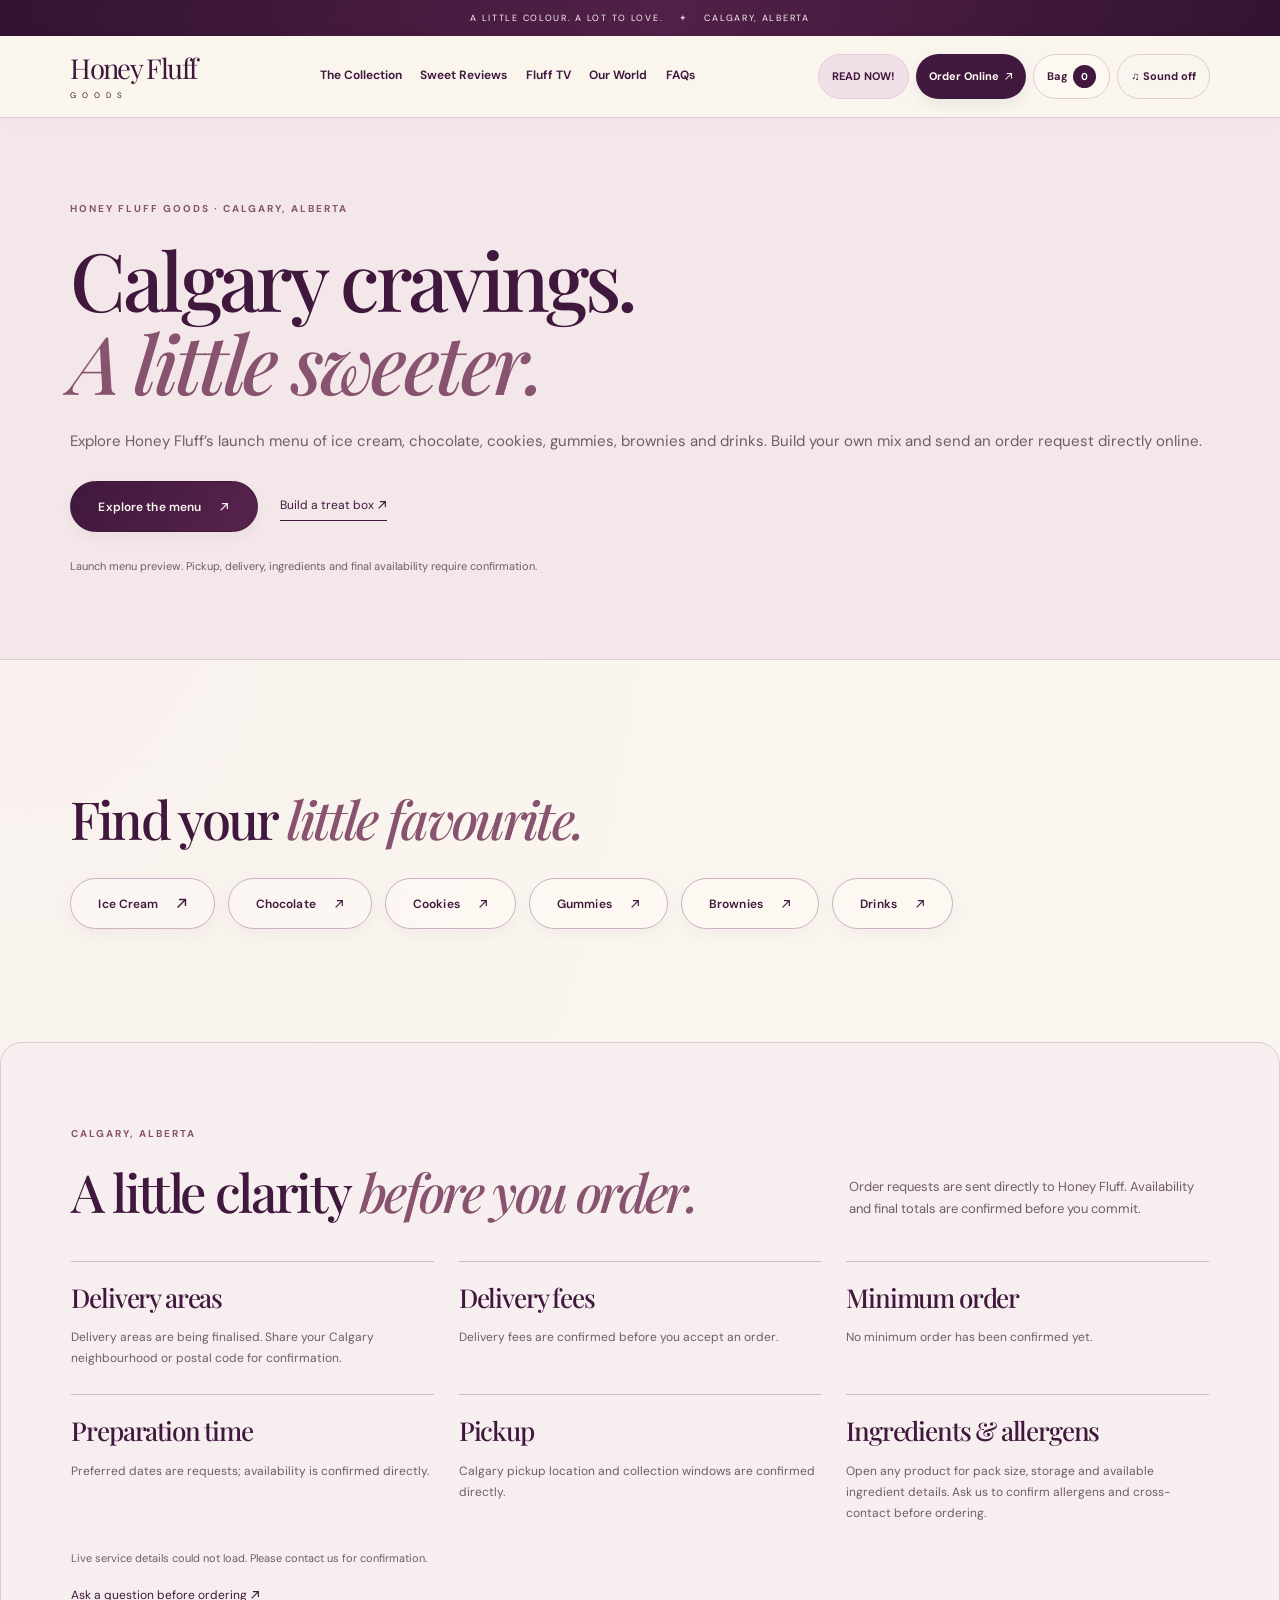
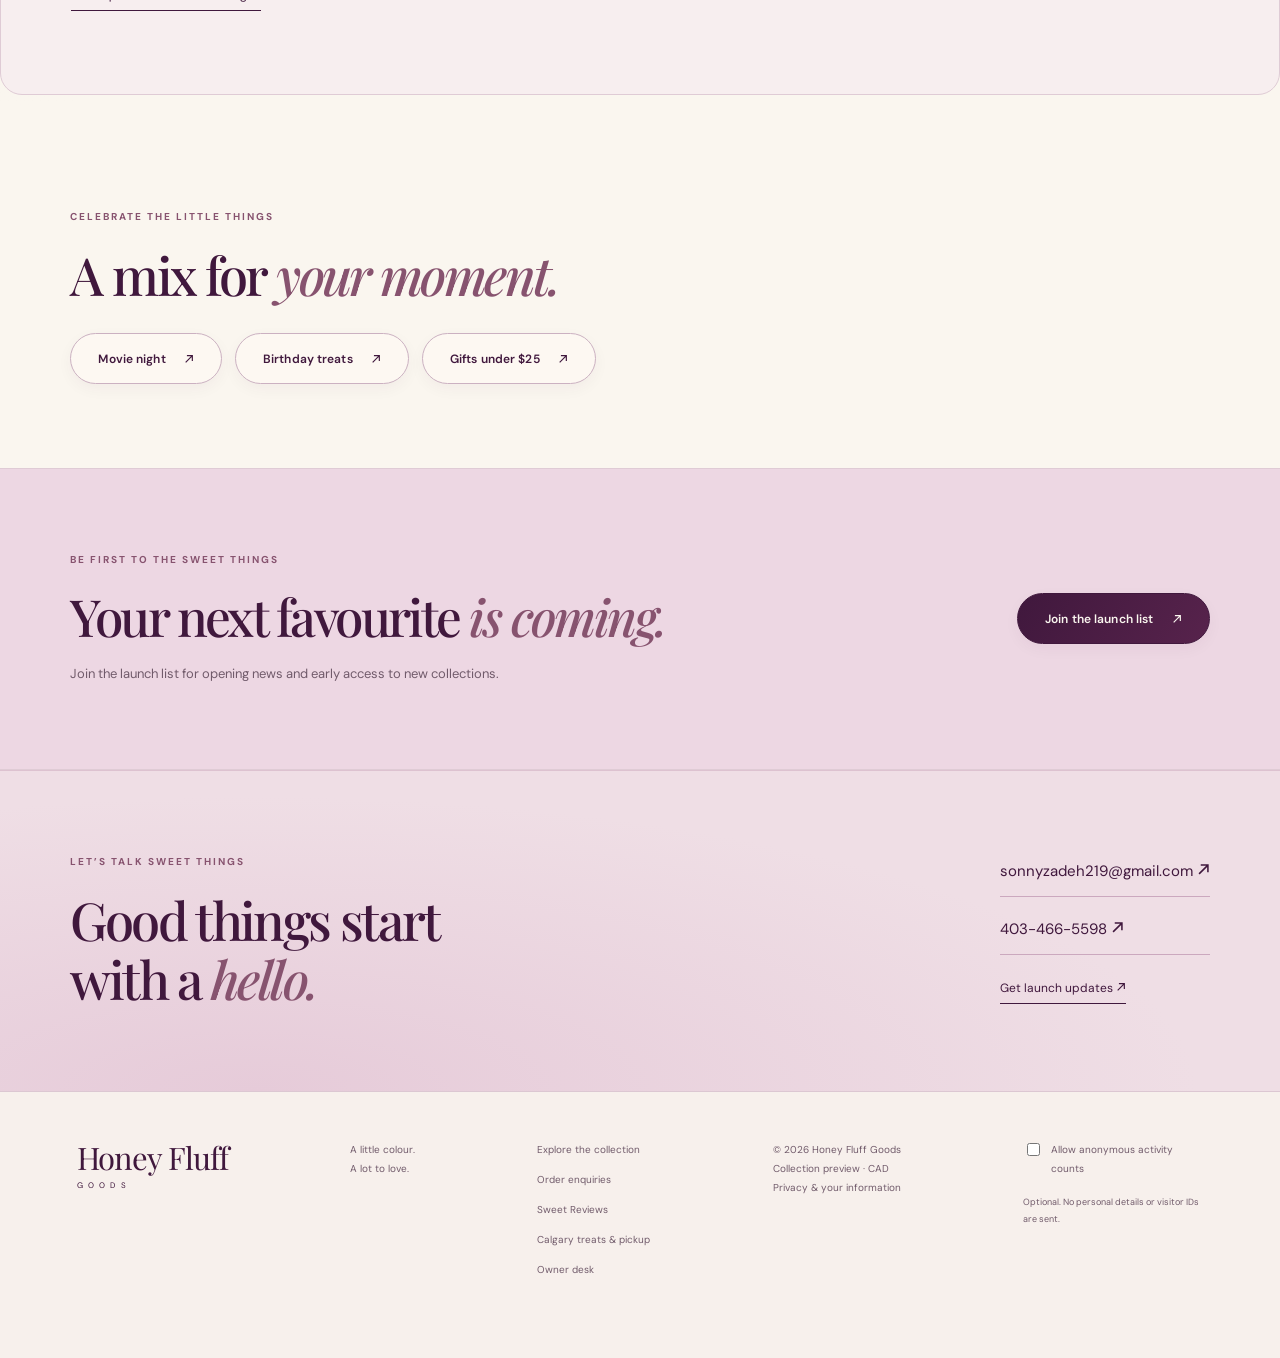
<file: calgary.html>
<!doctype html><html lang="en"><head><meta charset="utf-8"><meta name="viewport" content="width=device-width,initial-scale=1"><meta name="theme-color" content="#40183d"><meta name="description" content="Explore Honey Fluff’s Calgary launch menu, build a treat box, and request pickup or delivery details online."><meta property="og:type" content="website"><meta property="og:title" content="Honey Fluff Goods — A little everyday wonder"><meta property="og:description" content="Explore Honey Fluff’s Calgary launch menu, build a treat box, and request pickup or delivery details online."><meta property="og:image" content="https://ffcanoreply8-hash.github.io/HONEY-FLUFF-GOODS/images/social-preview.jpg"><meta name="twitter:card" content="summary_large_image"><title>Calgary Treats, Cookies &amp; Ice Cream | Honey Fluff Goods</title><link rel="icon" href="favicon.svg" type="image/svg+xml"><link rel="stylesheet" href="style.css?v=20261115-customer"><script src="products.js" defer></script><script src="script.js?v=20261115-customer" defer></script><style>
.funding-page{max-width:1300px}.funding-hero{display:grid;grid-template-columns:1.1fr .9fr;gap:7vw;align-items:start;padding-top:70px;padding-bottom:70px}.funding-hero h1{font-size:clamp(48px,6vw,82px)}.funding-status{display:inline-flex;align-items:center;gap:9px;padding:9px 13px;border:1px solid #40183d;border-radius:30px;background:#40183d;color:#fff;font-size:10px;margin-bottom:25px;letter-spacing:.06em}.funding-status:before{content:'';width:7px;height:7px;background:#e8c9ed;border-radius:50%}.funding-message{margin-top:28px;color:var(--muted);font-size:14px;line-height:1.9;max-width:600px}.funding-message p+p{margin-top:18px}.funding-contact{padding:35px;border:1px solid var(--line);background:#f0e4e8;border-radius:6px;margin-top:25px}.funding-contact h2{font-size:36px}.funding-contact>p:not(.eyebrow){font-size:12px;color:var(--muted);margin:18px 0 25px}.funding-contact .button{width:100%;margin-top:12px}.funding-contact .email-address{font-size:12px;overflow-wrap:anywhere;display:block;margin-top:20px;text-align:center}.funding-note{padding:28px 0;border-top:1px solid var(--line);display:grid;grid-template-columns:1fr 1fr;gap:35px}.funding-note p{font-size:12px;color:var(--muted)}.funding-note h3{margin-bottom:12px}.funding-end{margin-top:35px;display:flex;gap:25px;align-items:center;flex-wrap:wrap}
@media(max-width:760px){.funding-hero{grid-template-columns:1fr;gap:25px;padding-top:40px;padding-bottom:40px}.funding-contact{margin-top:0;padding:25px}.funding-hero h1{font-size:54px}.funding-note{grid-template-columns:1fr;gap:20px}}
</style><script src="customer-experience.js?v=20261115-customer" defer></script><link rel="canonical" href="https://ffcanoreply8-hash.github.io/HONEY-FLUFF-GOODS/calgary.html"><script type="application/ld+json">{"@context": "https://schema.org", "@type": "Organization", "name": "Honey Fluff Goods", "url": "https://ffcanoreply8-hash.github.io/HONEY-FLUFF-GOODS/", "areaServed": {"@type": "City", "name": "Calgary"}, "email": "sonnyzadeh219@gmail.com", "telephone": "+1-403-466-5598"}</script><link rel="stylesheet" href="customer-experience.css?v=20261115-customer"></head><body data-page="local"><a class="skip" href="#main">Skip to content</a><div class="announcement">A LITTLE COLOUR. A LOT TO LOVE. <span>✦</span> CALGARY, ALBERTA</div><header id="header" class="site-header">
  <a class="wordmark" href="index.html" aria-label="Honey Fluff Goods home">Honey Fluff<span>G O O D S</span></a>
  <button id="menu" class="menu" type="button" aria-expanded="false" aria-controls="navigation">Menu <span aria-hidden="true">☰</span></button>
  <nav id="navigation" aria-label="Main navigation">
    <a href="index.html#collection">The Collection</a>
    <a href="reviews.html">Sweet Reviews</a>
    <a href="fluff-tv.html">Fluff TV</a>
    <a href="index.html#story">Our World</a>
    <a href="index.html#questions">FAQs</a>
  </nav>
  <div class="header-actions">
    <a class="read-now-link" href="read-now.html">READ NOW!</a>
    <a class="order-link" href="order.html">Order Online <span class="arrow-icon" aria-hidden="true"></span></a>
    <button class="bag-button" type="button" data-bag-open aria-label="Open shopping bag">Bag <span data-cart-count>0</span></button>
  </div>
</header><main id="main" tabindex="-1"><section class="section page-intro"><p class="eyebrow">HONEY FLUFF GOODS · CALGARY, ALBERTA</p><h1>Calgary cravings.<br><em>A little sweeter.</em></h1><p>Explore Honey Fluff’s launch menu of ice cream, chocolate, cookies, gummies, brownies and drinks. Build your own mix and send an order request directly online.</p><div class="hero-actions"><a class="button" href="order.html">Explore the menu <span class="arrow-icon" aria-hidden="true"></span></a><a class="text-link" href="order.html#build-a-box">Build a treat box <span class="arrow-icon" aria-hidden="true"></span></a></div><p class="small-note">Launch menu preview. Pickup, delivery, ingredients and final availability require confirmation.</p></section><section class="section local-collections"><h2>Find your <em>little favourite.</em></h2><div class="local-category-links"><a class="outline-button" href="order.html?category=ice%20cream">Ice Cream <span class="arrow-icon" aria-hidden="true"></span></a><a class="outline-button" href="order.html?category=chocolate">Chocolate <span class="arrow-icon" aria-hidden="true"></span></a><a class="outline-button" href="order.html?category=cookies">Cookies <span class="arrow-icon" aria-hidden="true"></span></a><a class="outline-button" href="order.html?category=gummies">Gummies <span class="arrow-icon" aria-hidden="true"></span></a><a class="outline-button" href="order.html?category=brownies">Brownies <span class="arrow-icon" aria-hidden="true"></span></a><a class="outline-button" href="order.html?category=drinks">Drinks <span class="arrow-icon" aria-hidden="true"></span></a></div></section><section class="section service-details" id="service-details"><div class="section-heading"><div><p class="eyebrow">CALGARY, ALBERTA</p><h2>A little clarity <em>before you order.</em></h2></div><p>Order requests are sent directly to Honey Fluff. Availability and final totals are confirmed before you commit.</p></div><div class="service-facts"><article><h3>Delivery areas</h3><p data-service="zones">Delivery areas are being finalised. Share your Calgary neighbourhood or postal code for confirmation.</p></article><article><h3>Delivery fees</h3><p data-service="deliveryFee">Delivery fees are confirmed before you accept an order.</p></article><article><h3>Minimum order</h3><p data-service="minimum">No minimum order has been confirmed yet.</p></article><article><h3>Preparation time</h3><p data-service="leadTime">Preferred dates are requests; availability is confirmed directly.</p></article><article><h3>Pickup</h3><p data-service="pickup">Calgary pickup location and collection windows are confirmed directly.</p></article><article><h3>Ingredients &amp; allergens</h3><p>Open any product for pack size, storage and available ingredient details. Ask us to confirm allergens and cross-contact before ordering.</p></article></div><p class="small-note" data-service-status></p><a class="text-link" href="mailto:sonnyzadeh219@gmail.com">Ask a question before ordering <span class="arrow-icon" aria-hidden="true"></span></a></section><section class="section"><p class="eyebrow">CELEBRATE THE LITTLE THINGS</p><h2>A mix for <em>your moment.</em></h2><div class="local-category-links"><a class="outline-button" href="order.html?occasion=movie-night#shop-by-occasion">Movie night <span class="arrow-icon" aria-hidden="true"></span></a><a class="outline-button" href="order.html?occasion=birthday#shop-by-occasion">Birthday treats <span class="arrow-icon" aria-hidden="true"></span></a><a class="outline-button" href="order.html?occasion=under-25#shop-by-occasion">Gifts under $25 <span class="arrow-icon" aria-hidden="true"></span></a></div></section><section class="section launch-invite"><div><p class="eyebrow">BE FIRST TO THE SWEET THINGS</p><h2>Your next favourite <em>is coming.</em></h2><p>Join the launch list for opening news and early access to new collections.</p></div><button class="button" type="button" data-launch-open>Join the launch list <span class="arrow-icon" aria-hidden="true"></span></button></section></main><section class="contact-band section"><div><p class="eyebrow">LET’S TALK SWEET THINGS</p><h2>Good things start<br>with a <em>hello.</em></h2></div><div><a href="mailto:sonnyzadeh219@gmail.com">sonnyzadeh219@gmail.com <span class="arrow-icon" aria-hidden="true"></span></a><a href="tel:+14034665598">403-466-5598 <span class="arrow-icon" aria-hidden="true"></span></a><button class="text-button" data-launch-open>Get launch updates <span class="arrow-icon" aria-hidden="true"></span></button></div></section><footer class="site-footer"><a class="wordmark" href="index.html" aria-label="Honey Fluff Goods home">Honey Fluff<span>G O O D S</span></a><p>A little colour.<br>A lot to love.</p><div><a href="index.html#collection">Explore the collection</a><a href="order.html">Order enquiries</a><a href="reviews.html">Sweet Reviews</a><a href="calgary.html">Calgary treats &amp; pickup</a><a href="https://honey-fluff-sweet-reviews.valiantblimp.chatgpt.site/admin">Owner desk</a><div class="social-links" data-social-links></div></div><small>© <span id="year"></span> Honey Fluff Goods<br>Collection preview · CAD<br><a href="index.html#privacy">Privacy &amp; your information</a></small></footer><dialog id="productDialog" class="product-dialog" aria-labelledby="dialogTitle"><button class="dialog-close" data-close="productDialog" aria-label="Close product details">×</button><div class="product-detail-grid"><div class="detail-visual"><div id="dialogArt" class="detail-image"></div><div id="galleryControls" class="gallery-controls"></div><p class="image-caption">Packaging concept · Image for illustration</p></div><div class="dialog-copy"><p class="eyebrow" id="dialogCategory"></p><h2 id="dialogTitle"></h2><p id="dialogDescription"></p><p class="detail-price" id="dialogPrice"></p><p class="pack-size" id="dialogSize"></p><div class="detail-purchase"><label class="qty-label" for="dialogQty">Quantity <input id="dialogQty" type="number" required value="1" min="1" max="99" inputmode="numeric"></label><button id="dialogAdd" class="button">Add to bag +</button><button id="dialogSave" class="save-detail" aria-pressed="false" aria-label="Save product">♡</button></div><details open><summary>Flavour notes</summary><p id="dialogNotes"></p></details><details><summary>Storage &amp; care</summary><p id="dialogStorage"></p></details><details><summary>Ingredients &amp; allergens</summary><p>Final recipes and verified ingredient and allergen information are not yet available. Please ask us for confirmed details before ordering.</p></details><p class="small-note">Launch menu preview. Pack sizes, prices and availability require confirmation. Packaging artwork may show an earlier proposed size.</p></div></div><div class="detail-related"><p class="eyebrow">A LITTLE SOMETHING ELSE</p><h3>You might also like</h3><div id="relatedProducts" class="related-grid"></div></div></dialog>
<dialog id="bagDialog" class="bag-drawer" aria-labelledby="bagTitle"><button class="dialog-close" data-close="bagDialog" aria-label="Close shopping bag">×</button><p class="eyebrow">YOUR SWEET SHORTLIST</p><h2 id="bagTitle">A bag of <em>happy.</em></h2><div id="drawerItems" class="bag-lines"></div><div class="drawer-bottom"><div class="basket-total"><span>Product subtotal</span><strong data-subtotal>$0.00</strong></div><p class="small-note">CAD estimate. Taxes and delivery confirmed separately. Nothing is charged or reserved.</p><a class="button" href="order.html#basket" id="drawerContinue">Review your enquiry <span class="arrow-icon" aria-hidden="true"></span></a><button class="text-button" data-close="bagDialog">Keep exploring</button></div></dialog>
<dialog id="launchDialog" class="launch-dialog" aria-labelledby="launchTitle"><button class="dialog-close" data-close="launchDialog" aria-label="Close launch updates">×</button><div class="launch-mark" aria-hidden="true">✳</div><p class="eyebrow">LET’S STAY IN THE LOOP</p><h2 id="launchTitle">First in line.<br><em>For little joys.</em></h2><p>Opening news. New flavours. A note when something sweet is ready.</p><form id="launchForm"><div class="form-trap" aria-hidden="true"><label>Leave empty<input name="website" tabindex="-1" autocomplete="off"></label></div><label for="launchEmail">Your email address</label><input id="launchEmail" name="email" type="email" autocomplete="email" maxlength="254" placeholder="you@example.com" required><label class="check-label"><input name="consent" type="checkbox" required><span>I consent to launch news and early access by email. I can unsubscribe at any time by contacting Honey Fluff.</span></label><button class="button" type="submit">Join the launch list <span class="arrow-icon" aria-hidden="true"></span></button></form><p class="small-note">Your email is saved directly for launch news and early access. No purchase required. Unsubscribe by contacting Honey Fluff.</p><p id="launchStatus" role="status"></p><a id="launchEmailLink" class="outline-button" hidden>Open email app <span class="arrow-icon" aria-hidden="true"></span></a></dialog><div id="toast" class="toast" role="status"></div></body></html>
</file>
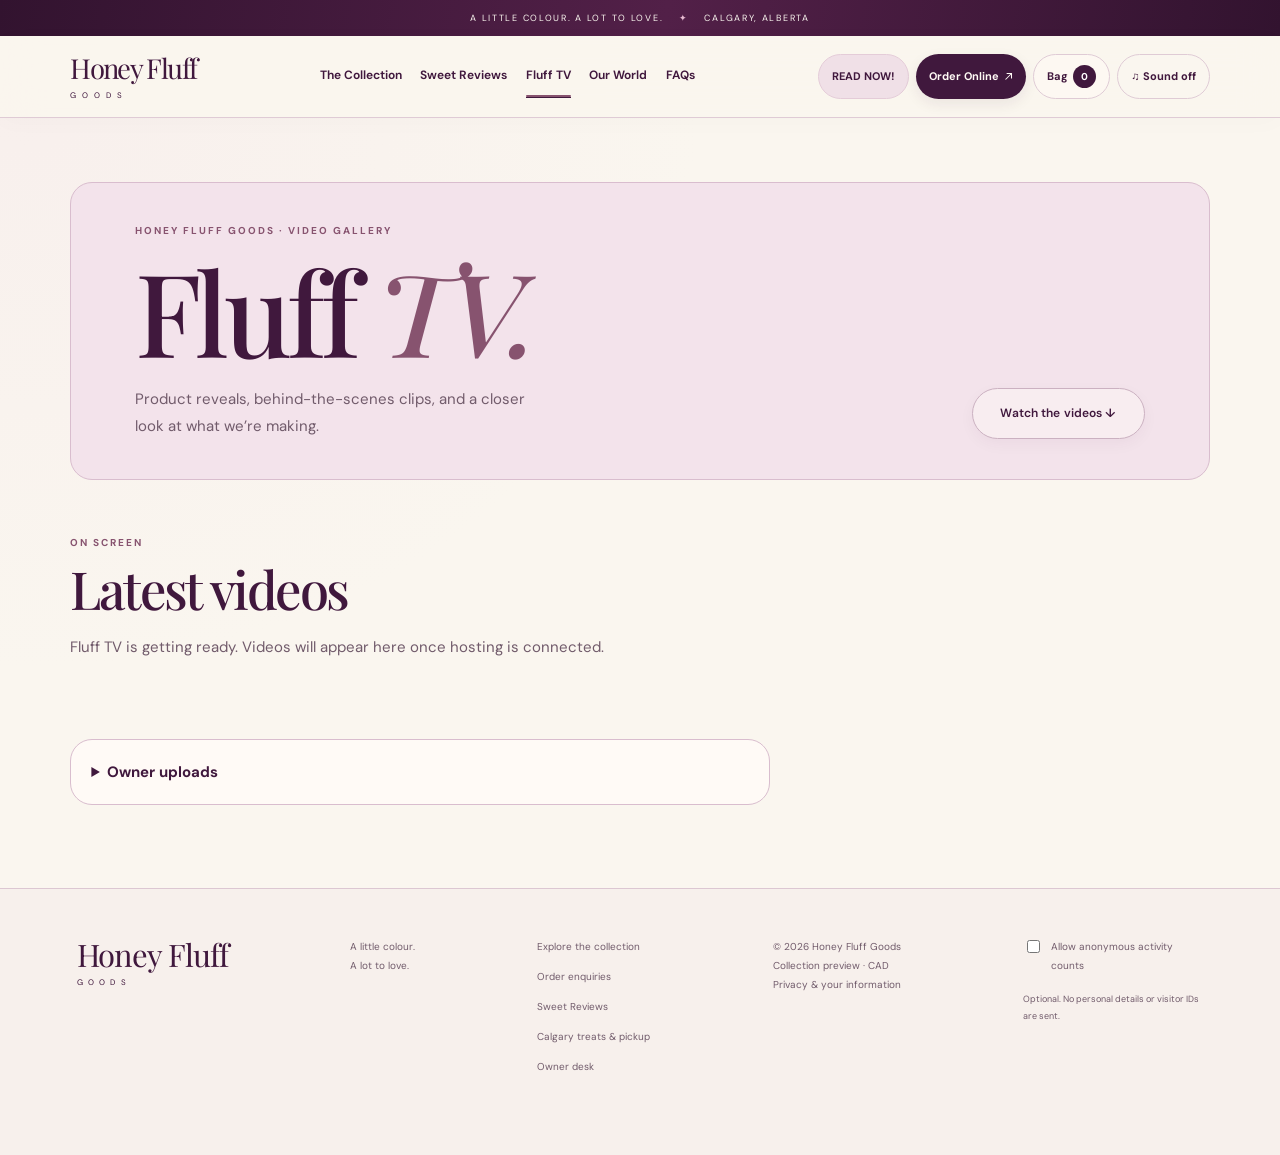
<file: fluff-tv.html>
<!doctype html><html lang="en"><head><meta charset="utf-8"><meta name="viewport" content="width=device-width,initial-scale=1"><meta name="theme-color" content="#40183d"><meta property="og:type" content="website"><meta property="og:image" content="https://ffcanoreply8-hash.github.io/HONEY-FLUFF-GOODS/images/social-preview.jpg"><meta name="twitter:card" content="summary_large_image"><title>Fluff TV — Honey Fluff Goods</title><link rel="icon" href="favicon.svg" type="image/svg+xml"><link rel="stylesheet" href="style.css?v=20261115-customer"><script src="products.js" defer></script><script src="script.js?v=20261115-customer" defer></script><style>
.funding-page{max-width:1300px}.funding-hero{display:grid;grid-template-columns:1.1fr .9fr;gap:7vw;align-items:start;padding-top:70px;padding-bottom:70px}.funding-hero h1{font-size:clamp(48px,6vw,82px)}.funding-status{display:inline-flex;align-items:center;gap:9px;padding:9px 13px;border:1px solid #40183d;border-radius:30px;background:#40183d;color:#fff;font-size:10px;margin-bottom:25px;letter-spacing:.06em}.funding-status:before{content:'';width:7px;height:7px;background:#e8c9ed;border-radius:50%}.funding-message{margin-top:28px;color:var(--muted);font-size:14px;line-height:1.9;max-width:600px}.funding-message p+p{margin-top:18px}.funding-contact{padding:35px;border:1px solid var(--line);background:#f0e4e8;border-radius:6px;margin-top:25px}.funding-contact h2{font-size:36px}.funding-contact>p:not(.eyebrow){font-size:12px;color:var(--muted);margin:18px 0 25px}.funding-contact .button{width:100%;margin-top:12px}.funding-contact .email-address{font-size:12px;overflow-wrap:anywhere;display:block;margin-top:20px;text-align:center}.funding-note{padding:28px 0;border-top:1px solid var(--line);display:grid;grid-template-columns:1fr 1fr;gap:35px}.funding-note p{font-size:12px;color:var(--muted)}.funding-note h3{margin-bottom:12px}.funding-end{margin-top:35px;display:flex;gap:25px;align-items:center;flex-wrap:wrap}
@media(max-width:760px){.funding-hero{grid-template-columns:1fr;gap:25px;padding-top:40px;padding-bottom:40px}.funding-contact{margin-top:0;padding:25px}.funding-hero h1{font-size:54px}.funding-note{grid-template-columns:1fr;gap:20px}}

.ft-page{max-width:1320px;padding-top:64px}
.ft-hero{display:flex;justify-content:space-between;align-items:end;gap:24px;padding:40px clamp(24px,5vw,72px);background:#f0e1e8;border:1px solid var(--line);border-radius:12px}
.ft-hero .eyebrow{margin-bottom:12px}.ft-hero h1{font-size:clamp(58px,9vw,116px)}.ft-hero p:last-child{margin-top:17px;max-width:420px;color:var(--muted)}
.ft-library{margin:55px 0}.ft-library .eyebrow{margin-bottom:8px}#ft-gallery-status:not(:empty){margin-top:16px;color:var(--muted)}
.ft-grid{display:grid;grid-template-columns:repeat(auto-fit,minmax(min(100%,300px),1fr));gap:20px;margin-top:24px}
.ft-video{overflow:hidden;border:1px solid var(--line);border-radius:10px;background:#fffaf6}.ft-video iframe{display:block;width:100%;aspect-ratio:16/9;border:0;background:var(--ink)}.ft-video h3{padding:16px;overflow-wrap:anywhere}
.ft-owner{max-width:700px;padding:20px;border:1px solid var(--line);border-radius:10px;background:#fffaf6}.ft-owner summary{cursor:pointer;font-weight:700}.ft-owner p{color:var(--muted)}#ft-owner-status{margin:10px 0}
.ft-form{display:grid;gap:9px;max-width:500px;margin:14px 0}.ft-form label{font-weight:700}.ft-form input{width:100%;padding:10px;border:1px solid var(--line);border-radius:6px;background:#fff}.ft-form button{justify-self:start}.ft-form progress{width:100%;accent-color:#99677f}
.ft-tools{display:flex;flex-wrap:wrap;gap:15px;margin-top:20px;align-items:center}.ft-manage-list{list-style:none;margin:14px 0 0;padding:0}.ft-video-row{display:flex;align-items:center;justify-content:space-between;gap:14px;padding:12px 0;border-top:1px solid var(--line);overflow-wrap:anywhere}.ft-video-row p{font-size:12px}
@media(max-width:650px){.ft-page{padding-top:34px}.ft-hero{align-items:start;flex-direction:column}.ft-library{margin:36px 0}}
</style><script src="customer-experience.js?v=20261115-customer" defer></script><link rel="canonical" href="https://ffcanoreply8-hash.github.io/HONEY-FLUFF-GOODS/fluff-tv.html"><link rel="stylesheet" href="customer-experience.css?v=20261115-customer"></head><body data-page="fluff-tv"><a class="skip" href="#main">Skip to content</a><div class="announcement">A LITTLE COLOUR. A LOT TO LOVE. <span>✦</span> CALGARY, ALBERTA</div><header id="header" class="site-header">
  <a class="wordmark" href="index.html" aria-label="Honey Fluff Goods home">Honey Fluff<span>G O O D S</span></a>
  <button id="menu" class="menu" type="button" aria-expanded="false" aria-controls="navigation">Menu <span aria-hidden="true">☰</span></button>
  <nav id="navigation" aria-label="Main navigation">
    <a href="index.html#collection">The Collection</a>
    <a href="reviews.html">Sweet Reviews</a>
    <a href="fluff-tv.html" aria-current="page">Fluff TV</a>
    <a href="index.html#story">Our World</a>
    <a href="index.html#questions">FAQs</a>
  </nav>
  <div class="header-actions">
    <a class="read-now-link" href="read-now.html">READ NOW!</a>
    <a class="order-link" href="order.html">Order Online <span class="arrow-icon" aria-hidden="true"></span></a>
    <button class="bag-button" type="button" data-bag-open aria-label="Open shopping bag">Bag <span data-cart-count>0</span></button>
  </div>
</header>
<main id="main" tabindex="-1" class="section ft-page">
  <section class="ft-hero" aria-labelledby="ft-title">
    <div>
      <p class="eyebrow">Honey Fluff Goods · Video gallery</p>
      <h1 id="ft-title">Fluff <em>TV.</em></h1>
      <p>Product reveals, behind-the-scenes clips, and a closer look at what we’re making.</p>
    </div>
    <a class="outline-button" href="#ft-videos">Watch the videos ↓</a>
  </section>
<section class="section" id="realMoments" hidden><div class="section-heading"><div><p class="eyebrow">FROM THE HONEY FLUFF KITCHEN</p><h2>Little moments. <em>Worth a closer look.</em></h2></div><p>Tap a featured treat to explore it in the menu.</p></div><div class="real-media-grid" id="realMediaCards"></div><div data-social-links class="social-links"></div></section>  <section class="ft-library" id="ft-videos" aria-labelledby="ft-library-title">
    <p class="eyebrow">On screen</p>
    <h2 id="ft-library-title">Latest videos</h2>
    <p id="ft-gallery-status" role="status">Loading videos…</p>
    <div class="ft-grid" id="ft-gallery"></div>
  </section>
  <details class="ft-owner">
    <summary>Owner uploads</summary>
    <p id="ft-owner-status" role="status">Enter your owner key to manage videos once hosting is connected.</p>
    <form id="ft-login" class="ft-form">
      <label for="ft-key">Owner key</label>
      <input id="ft-key" type="password" required autocomplete="off" spellcheck="false">
      <button class="button" type="submit">Unlock uploads</button>
    </form>
    <div id="ft-manager" hidden>
      <form id="ft-upload" class="ft-form">
        <label for="ft-video-title">Video title</label>
        <input id="ft-video-title" maxlength="100" required>
        <label for="ft-video-file">Video file</label>
        <input id="ft-video-file" type="file" accept="video/*,.mp4,.mov,.webm,.mkv" required aria-describedby="ft-limits">
        <p id="ft-limits">Up to 200 MB and 60 minutes. Your video stays private until you publish it.</p>
        <button class="button" type="submit">Upload video</button>
        <progress id="ft-progress" max="100" aria-label="Video upload progress" hidden></progress>
      </form>
      <div class="ft-tools">
        <button class="outline-button" id="ft-refresh" type="button">Refresh video status</button>
        <button class="text-button" id="ft-lock" type="button">Lock uploads</button>
      </div>
      <ul class="ft-manage-list" id="ft-manage-list"></ul>
    </div>
  </details>
</main>
<script>
(() => {
  'use strict';

  // Set this to the deployed Cloudflare Worker URL to enable the gallery and owner controls.
  const endpoint = '';
  const maxBytes = 200_000_000;
  const get = id => document.getElementById(id);
  const gallery = get('ft-gallery');
  const galleryStatus = get('ft-gallery-status');
  const ownerStatus = get('ft-owner-status');
  const manager = get('ft-manager');
  const manageList = get('ft-manage-list');
  const login = get('ft-login');
  const uploadForm = get('ft-upload');
  const progress = get('ft-progress');
  let ownerKey = '';
  let busy = false;

  function node(tag, text, className) {
    const element = document.createElement(tag);
    if (text) element.textContent = text;
    if (className) element.className = className;
    return element;
  }

  async function api(path, key = '', body) {
    if (!endpoint) throw new Error('Video hosting setup is pending.');
    const headers = {};
    if (key) headers.Authorization = 'Bearer ' + key;
    if (body) headers['Content-Type'] = 'application/json';
    const result = await fetch(endpoint.replace(/\/$/, '') + path, {
      method: body ? 'POST' : 'GET',
      headers,
      body: body ? JSON.stringify(body) : undefined,
      cache: 'no-store'
    });
    const data = await result.json();
    if (!result.ok) throw new Error(data.error || 'The video service could not complete that request.');
    return data;
  }

  async function showGallery() {
    try {
      const videos = await api('/videos');
      gallery.replaceChildren(...videos.map(video => {
        const card = node('article', '', 'ft-video');
        const player = node('iframe');
        player.src = video.player;
        player.title = video.title;
        player.loading = 'lazy';
        player.allow = 'encrypted-media; picture-in-picture; fullscreen';
        player.allowFullscreen = true;
        card.append(player, node('h3', video.title));
        return card;
      }));
      galleryStatus.textContent = videos.length ? '' : 'New videos will appear here when they’re published.';
    } catch {
      galleryStatus.textContent = endpoint
        ? 'Videos are currently unavailable.'
        : 'Fluff TV is getting ready. Videos will appear here once hosting is connected.';
    }
  }

  function displayOwnerVideos(videos) {
    manageList.replaceChildren(...videos.map(video => {
      const row = node('li', '', 'ft-video-row');
      const info = node('div');
      const labels = { pendingupload: 'Awaiting upload', error: 'Processing failed' };
      const status = video.published ? 'Published' : video.ready ? 'Private · Ready to publish' :
        labels[video.state] || 'Processing';
      info.append(node('strong', video.title), node('p', status));
      row.append(info);
      if (video.ready || video.published) {
        const toggle = node('button', video.published ? 'Unpublish' : 'Publish', 'outline-button');
        toggle.type = 'button';
        toggle.dataset.videoId = video.id;
        toggle.dataset.publish = String(!video.published);
        row.append(toggle);
      }
      return row;
    }));
  }

  function ownerAction(task) {
    if (busy) return;
    busy = true;
    return task().catch(error => {
      ownerStatus.textContent = error.message || 'Something went wrong. Try again.';
    }).finally(() => {
      busy = false;
    });
  }

  login.addEventListener('submit', event => {
    event.preventDefault();
    ownerAction(async () => {
      const input = get('ft-key');
      const key = input.value.trim();
      input.value = '';
      ownerStatus.textContent = 'Checking owner access…';
      displayOwnerVideos(await api('/owner/videos', key));
      ownerKey = key;
      login.hidden = true;
      manager.hidden = false;
      ownerStatus.textContent = 'Uploads unlocked.';
      get('ft-video-title').focus();
    });
  });

  get('ft-lock').addEventListener('click', () => {
    if (busy) return;
    ownerKey = '';
    uploadForm.reset();
    manageList.replaceChildren();
    manager.hidden = true;
    login.hidden = false;
    ownerStatus.textContent = 'Uploads locked.';
    get('ft-key').focus();
  });

  get('ft-refresh').addEventListener('click', () => {
    ownerAction(async () => {
      displayOwnerVideos(await api('/owner/videos', ownerKey));
      ownerStatus.textContent = 'Video status updated.';
    });
  });

  manageList.addEventListener('click', event => {
    const button = event.target.closest('button[data-video-id]');
    if (!button) return;
    ownerAction(async () => {
      const publish = button.dataset.publish === 'true';
      await api('/owner/visibility', ownerKey, { id: button.dataset.videoId, publish });
      await showGallery();
      displayOwnerVideos(await api('/owner/videos', ownerKey));
      ownerStatus.textContent = publish ? 'Your video is live.' : 'Your video is private.';
    });
  });

  function transfer(url, file) {
    return new Promise((resolve, reject) => {
      const destination = new URL(url);
      if (destination.protocol !== 'https:') throw new Error('Invalid video upload link.');
      const upload = new XMLHttpRequest();
      upload.open('POST', destination.href);
      upload.timeout = 45 * 60_000;
      upload.upload.addEventListener('progress', event => {
        if (!event.lengthComputable) return;
        progress.value = event.loaded / event.total * 100;
        ownerStatus.textContent = 'Uploading… ' + Math.floor(progress.value) + '%';
      });
      upload.addEventListener('load', () => {
        if (upload.status >= 200 && upload.status < 300) resolve();
        else reject(new Error('The video host rejected the upload. Check the file and try again.'));
      });
      const interrupted = () => reject(new Error('Upload interrupted. Keep this tab open and try again.'));
      upload.addEventListener('error', interrupted);
      upload.addEventListener('timeout', interrupted);
      upload.addEventListener('abort', interrupted);
      const form = new FormData();
      form.append('file', file);
      upload.send(form);
    });
  }

  uploadForm.addEventListener('submit', event => {
    event.preventDefault();
    ownerAction(async () => {
      const file = get('ft-video-file').files[0];
      const title = get('ft-video-title').value.trim();
      if (!file || !file.size || file.size > maxBytes) throw new Error('Choose a video up to 200 MB.');
      if (!title) throw new Error('Enter a video title.');
      progress.value = 0;
      progress.hidden = false;
      ownerStatus.textContent = 'Preparing your upload…';
      try {
        const { url } = await api('/owner/upload', ownerKey, { title, bytes: file.size });
        await transfer(url, file);
        uploadForm.reset();
        ownerStatus.textContent = 'Upload complete. Use Refresh video status, then Publish when it’s ready.';
        try {
          displayOwnerVideos(await api('/owner/videos', ownerKey));
        } catch {
          ownerStatus.textContent = 'Upload complete. Refresh video status to see your video.';
        }
      } finally {
        progress.hidden = true;
      }
    });
  });

  showGallery();
})();
</script>
<footer class="site-footer"><a class="wordmark" href="index.html" aria-label="Honey Fluff Goods home">Honey Fluff<span>G O O D S</span></a><p>A little colour.<br>A lot to love.</p><div><a href="index.html#collection">Explore the collection</a><a href="order.html">Order enquiries</a><a href="reviews.html">Sweet Reviews</a><a href="calgary.html">Calgary treats &amp; pickup</a><a href="https://honey-fluff-sweet-reviews.valiantblimp.chatgpt.site/admin">Owner desk</a><div class="social-links" data-social-links></div></div><small>© <span id="year"></span> Honey Fluff Goods<br>Collection preview · CAD<br><a href="index.html#privacy">Privacy &amp; your information</a></small></footer><dialog id="bagDialog" class="bag-drawer" aria-labelledby="bagTitle"><button class="dialog-close" data-close="bagDialog" aria-label="Close shopping bag">×</button><p class="eyebrow">YOUR SWEET SHORTLIST</p><h2 id="bagTitle">A bag of <em>happy.</em></h2><div id="drawerItems" class="bag-lines"></div><div class="drawer-bottom"><div class="basket-total"><span>Product subtotal</span><strong data-subtotal>$0.00</strong></div><p class="small-note">CAD estimate. Taxes and delivery confirmed separately. Nothing is charged or reserved.</p><a class="button" href="order.html#basket" id="drawerContinue">Review your enquiry <span class="arrow-icon" aria-hidden="true"></span></a><button class="text-button" data-close="bagDialog">Keep exploring</button></div></dialog><div id="toast" class="toast" role="status"></div></body></html>
</file>
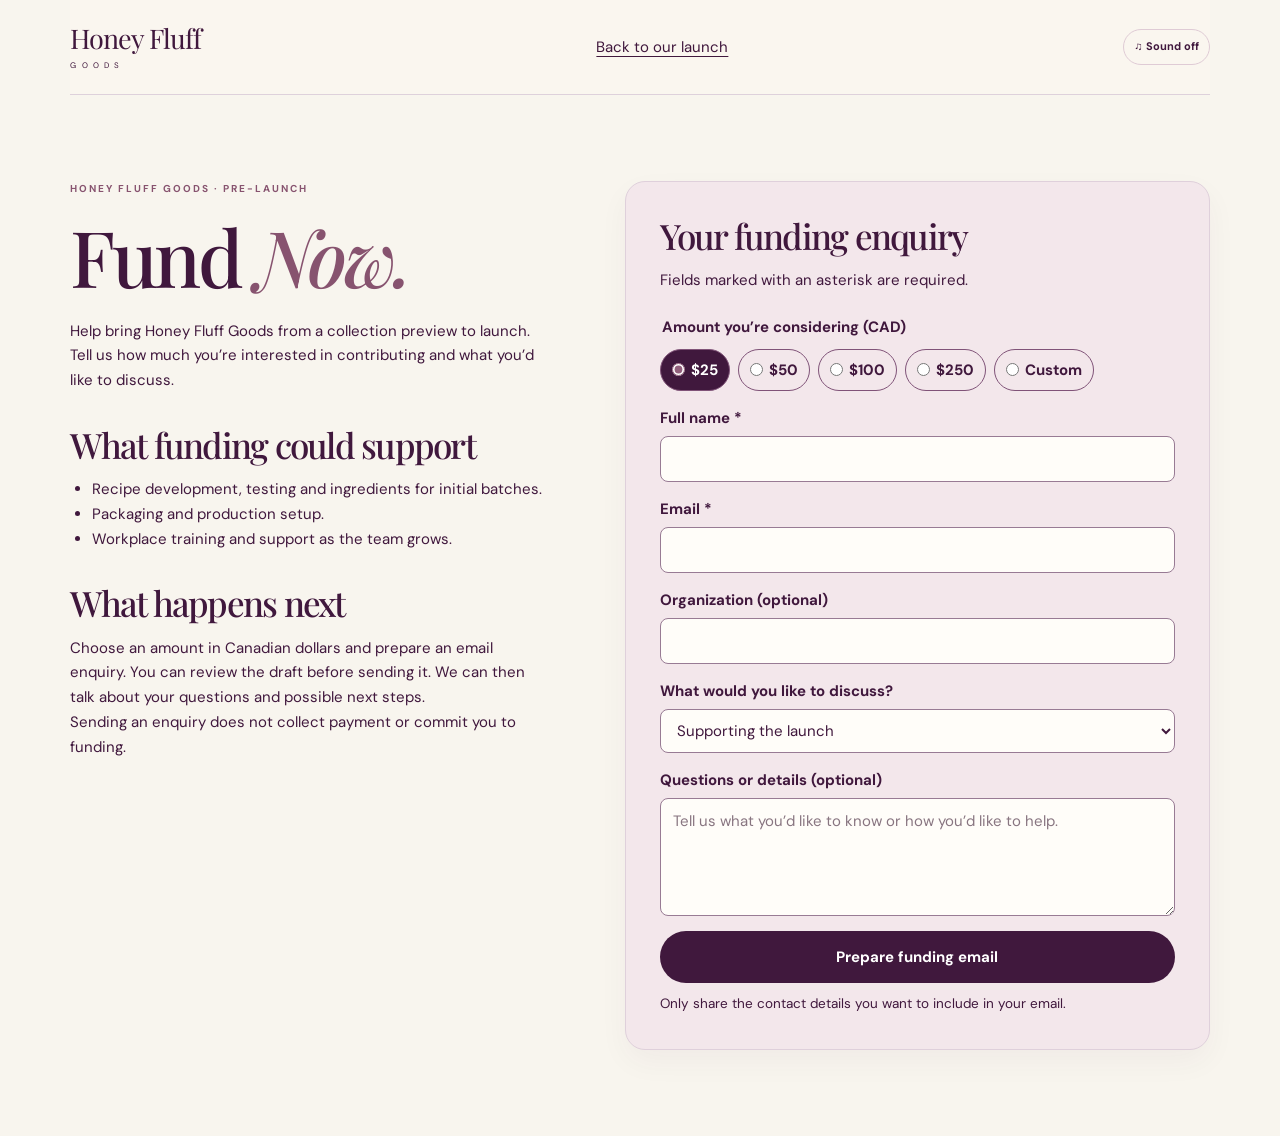
<file: fund-now.html>
<!doctype html>
<html lang="en">
<head>
<meta charset="utf-8">
<meta name="viewport" content="width=device-width, initial-scale=1">
<meta name="theme-color" content="#40183d">
<title>Fund Now | Honey Fluff Goods</title>
<link rel="icon" href="favicon.svg" type="image/svg+xml">
<link rel="stylesheet" href="style.css?v=20261115-customer">
<script src="script.js?v=20261115-customer" defer></script>
<style>
.fund-page {background:#f8f5ee;color:#40183d;margin:0;min-height:100vh}
.fund-top,.fund-main {width:min(1080px,calc(100% - 40px));margin:auto}
.fund-top {display:flex;align-items:center;justify-content:space-between;gap:16px;padding:24px 0;border-bottom:1px solid #ded1db}
.fund-top a {color:inherit;text-decoration:underline;text-underline-offset:4px}
.fund-top .wordmark {text-decoration:none}
.fund-main {display:grid;grid-template-columns:1fr 1.15fr;gap:clamp(24px,6vw,82px);align-items:start;padding:clamp(32px,7vw,86px) 0}
.fund-main h1 {font-size:clamp(45px,7vw,78px);line-height:1;margin:18px 0 24px}
.fund-main h2 {font-size:clamp(25px,4vw,35px);line-height:1.15;margin:0 0 12px}
.fund-main p,.fund-main li {line-height:1.65}
.fund-info h2 {margin-top:32px}
.fund-info ul {padding-left:22px;margin:0}
.fund-form {background:#f0e4e8;border:1px solid #dfd0db;border-radius:22px;padding:clamp(18px,4vw,34px)}
.fund-form fieldset {padding:0;border:0;margin:22px 0 12px;min-width:0}
.fund-form legend,.fund-form label {font-weight:700}
.fund-options {display:flex;gap:8px;flex-wrap:wrap;margin-top:10px}
.fund-options label {display:flex;align-items:center;gap:6px;border:1px solid #805378;padding:8px 11px;border-radius:999px;cursor:pointer}
.fund-options label:has(:checked) {background:#40183d;color:#fff}
.fund-options input {accent-color:#925f7c;margin:0}
.fund-field {display:block;margin:15px 0}
.fund-field input,.fund-field select,.fund-field textarea,.fund-draft {display:block;width:100%;box-sizing:border-box;margin-top:6px;padding:10px 12px;border:1px solid #987b94;border-radius:8px;background:#fffdf9;color:#40183d;font:inherit;font-weight:400}
.fund-field textarea,.fund-draft {resize:vertical}
.fund-main :focus-visible {outline:3px solid #925f7c;outline-offset:3px}
.fund-submit {display:block;width:100%;border:0;border-radius:999px;background:#40183d;color:#fff;font:inherit;font-weight:700;padding:14px 18px;cursor:pointer;text-align:center}
.fund-submit:hover {background:#5c2958}
.fund-small {font-size:.9em;margin:10px 0 0}
.fund-result {margin-top:20px}
.fund-result a {margin-top:12px;text-decoration:none}
.fund-result h2 {font-size:24px}
@media(max-width:740px){.fund-main{grid-template-columns:1fr}.fund-top .wordmark{font-size:22px}}
</style>
<script src="customer-experience.js?v=20261115-customer" defer></script><link rel="canonical" href="https://ffcanoreply8-hash.github.io/HONEY-FLUFF-GOODS/fund-now.html"><link rel="stylesheet" href="customer-experience.css?v=20261115-customer"></head>
<body class="fund-page">
<a class="skip" href="#main">Skip to content</a>
<header class="fund-top">
  <a class="wordmark" href="index.html" aria-label="Honey Fluff Goods home">Honey Fluff<span>G O O D S</span></a>
  <a href="read-now.html">Back to our launch</a>
</header>
<main id="main" tabindex="-1" class="fund-main">
  <section class="fund-info" aria-labelledby="fund-title">
    <p class="eyebrow">HONEY FLUFF GOODS · PRE-LAUNCH</p>
    <h1 id="fund-title">Fund <em>Now.</em></h1>
    <p>Help bring Honey Fluff Goods from a collection preview to launch. Tell us how much you’re interested in contributing and what you’d like to discuss.</p>
    <h2>What funding could support</h2>
    <ul>
      <li>Recipe development, testing and ingredients for initial batches.</li>
      <li>Packaging and production setup.</li>
      <li>Workplace training and support as the team grows.</li>
    </ul>
    <h2>What happens next</h2>
    <p>Choose an amount in Canadian dollars and prepare an email enquiry. You can review the draft before sending it. We can then talk about your questions and possible next steps.</p>
    <p>Sending an enquiry does not collect payment or commit you to funding.</p>
  </section>
  <form class="fund-form" id="fund-form">
    <h2>Your funding enquiry</h2>
    <p>Fields marked with an asterisk are required.</p>
    <fieldset>
      <legend>Amount you’re considering (CAD)</legend>
      <div class="fund-options">
        <label><input type="radio" name="preset" value="25" checked> $25</label>
        <label><input type="radio" name="preset" value="50"> $50</label>
        <label><input type="radio" name="preset" value="100"> $100</label>
        <label><input type="radio" name="preset" value="250"> $250</label>
        <label><input type="radio" name="preset" value="custom"> Custom</label>
      </div>
    </fieldset>
    <div id="custom-field" hidden>
      <label class="fund-field" for="custom-amount">Custom amount (CAD) *
        <input id="custom-amount" name="customAmount" type="number" min="0.01" step="0.01" inputmode="decimal" disabled>
      </label>
    </div>
    <label class="fund-field">Full name * <input name="fullName" autocomplete="name" required maxlength="100"></label>
    <label class="fund-field">Email * <input name="email" type="email" autocomplete="email" required maxlength="150"></label>
    <label class="fund-field">Organization (optional) <input name="organization" autocomplete="organization" maxlength="120"></label>
    <label class="fund-field">What would you like to discuss?
      <select name="topic">
        <option>Supporting the launch</option>
        <option>Potential investment</option>
        <option>Business or community partnership</option>
        <option>Something else</option>
      </select>
    </label>
    <label class="fund-field">Questions or details (optional) <textarea name="message" rows="4" maxlength="700" placeholder="Tell us what you’d like to know or how you’d like to help."></textarea></label>
    <button class="fund-submit" type="submit">Prepare funding email</button>
    <p class="fund-small">Only share the contact details you want to include in your email.</p>
    <section class="fund-result" id="fund-result" hidden aria-labelledby="draft-title">
      <h2 id="draft-title" tabindex="-1">Review your email draft</h2>
      <textarea id="fund-draft" class="fund-draft" aria-label="Funding email draft" rows="8" readonly></textarea>
      <a class="fund-submit" id="fund-email" href="mailto:sonnyzadeh219@gmail.com">Open in your email app <span class="arrow-icon" aria-hidden="true"></span></a>
      <p class="fund-small">You can also copy the draft and send it to sonnyzadeh219@gmail.com.</p>
    </section>
    <noscript><p>Email your proposed amount and questions to <a href="mailto:sonnyzadeh219@gmail.com">sonnyzadeh219@gmail.com</a>.</p></noscript>
  </form>
</main>
<script>
const form = document.getElementById('fund-form');
const customField = document.getElementById('custom-field');
const customAmount = document.getElementById('custom-amount');
const result = document.getElementById('fund-result');
const currency = new Intl.NumberFormat('en-CA', { style: 'currency', currency: 'CAD' });

function updateAmountField() {
  const isCustom = form.elements.preset.value === 'custom';
  customField.hidden = !isCustom;
  customAmount.disabled = !isCustom;
  customAmount.required = isCustom;
}

form.addEventListener('input', event => {
  event.target.setCustomValidity?.('');
  updateAmountField();
  result.hidden = true;
});

form.addEventListener('submit', event => {
  event.preventDefault();
  if (!form.reportValidity()) return;

  const data = new FormData(form);
  const name = data.get('fullName').trim();
  if (!name) {
    const nameField = form.elements.fullName;
    nameField.setCustomValidity('Enter your full name.');
    nameField.reportValidity();
    return;
  }
  const amount = Number(data.get('preset') === 'custom' ? data.get('customAmount') : data.get('preset'));
  const organization = data.get('organization').trim();
  const message = data.get('message').trim();
  const lines = [
    'Hello Honey Fluff Goods,',
    '',
    'I’d like to discuss possible funding for your launch.',
    '',
    'Amount I’m considering: ' + currency.format(amount) + ' CAD',
    'Name: ' + name,
    'Email: ' + data.get('email'),
    'Topic: ' + data.get('topic')
  ];
  if (organization) lines.push('Organization: ' + organization);
  if (message) lines.push('', 'Questions or details:', message);
  const draft = lines.join('\n');
  document.getElementById('fund-draft').value = draft;
  document.getElementById('fund-email').href = 'mailto:sonnyzadeh219@gmail.com?subject=' +
    encodeURIComponent('Honey Fluff Goods funding enquiry') + '&body=' + encodeURIComponent(draft);
  result.hidden = false;
  document.getElementById('draft-title').focus();
});

updateAmountField();
</script>
</body>
</html>
</file>
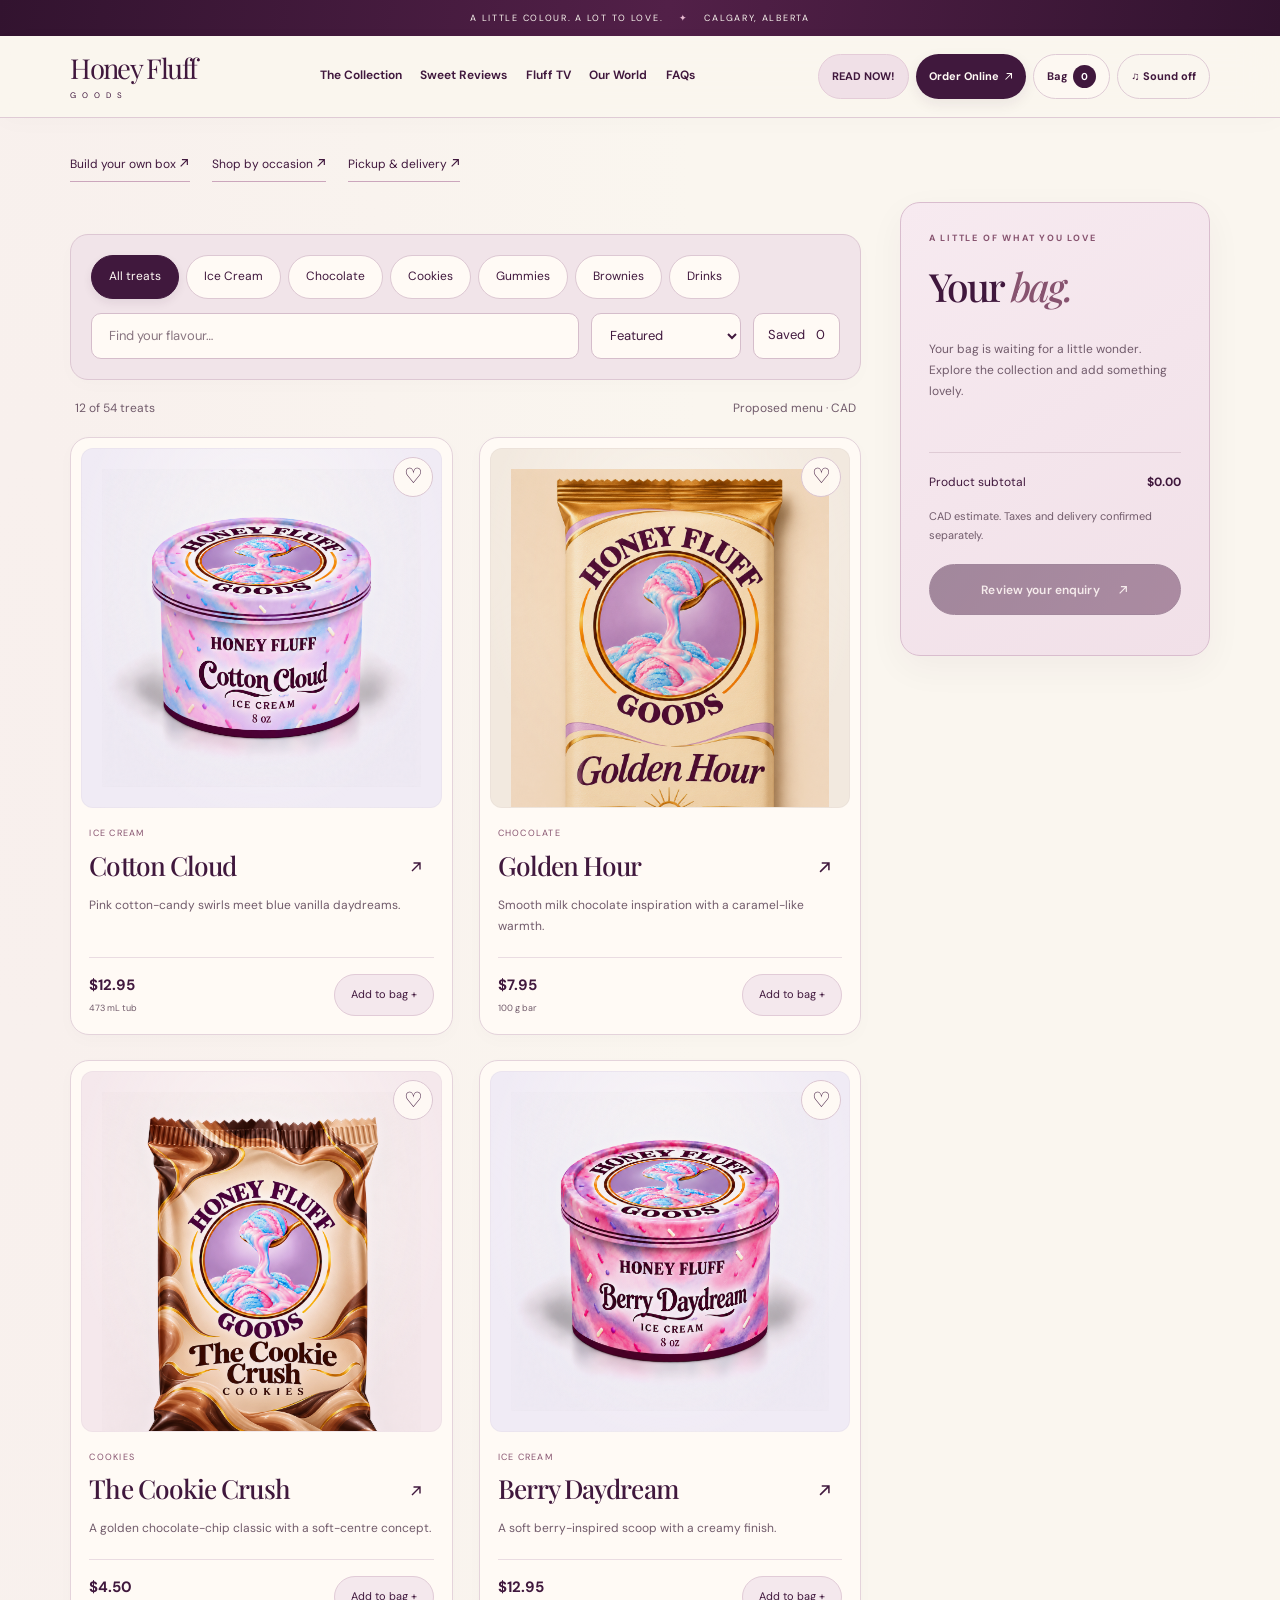
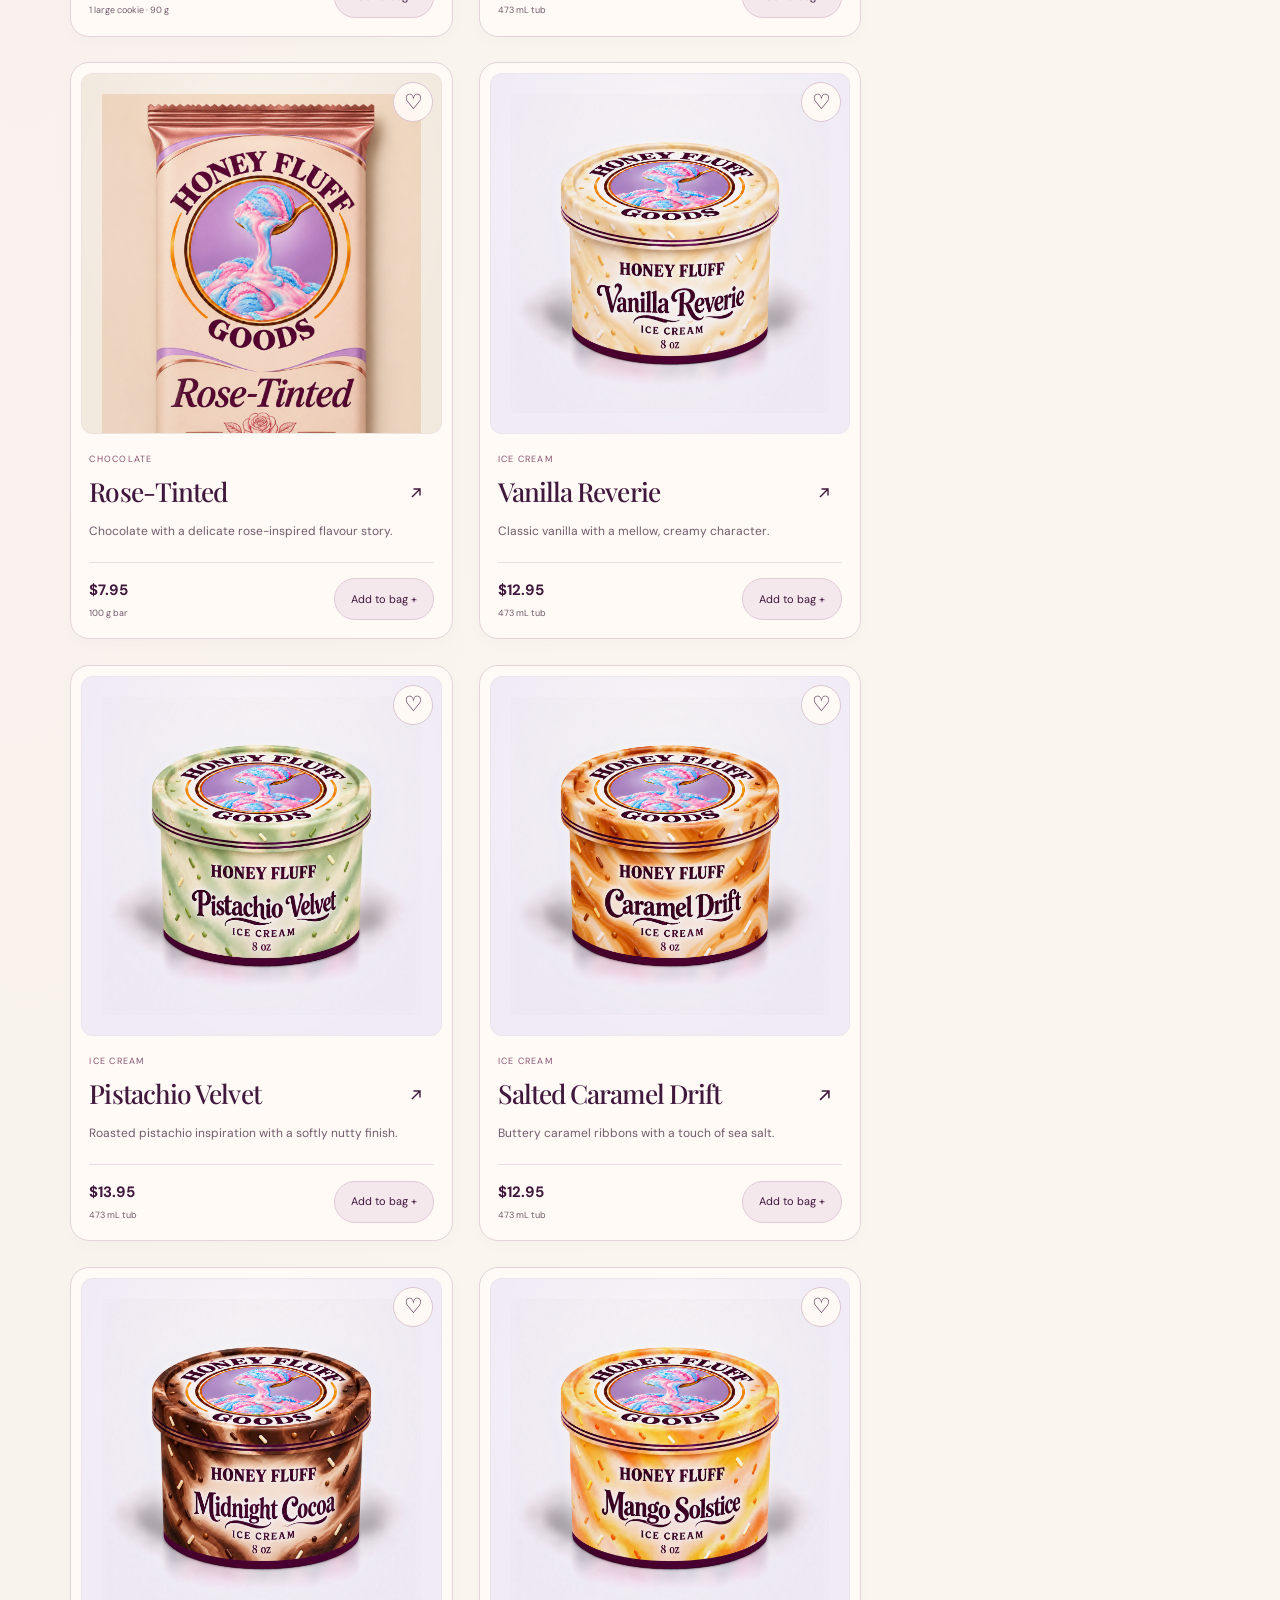
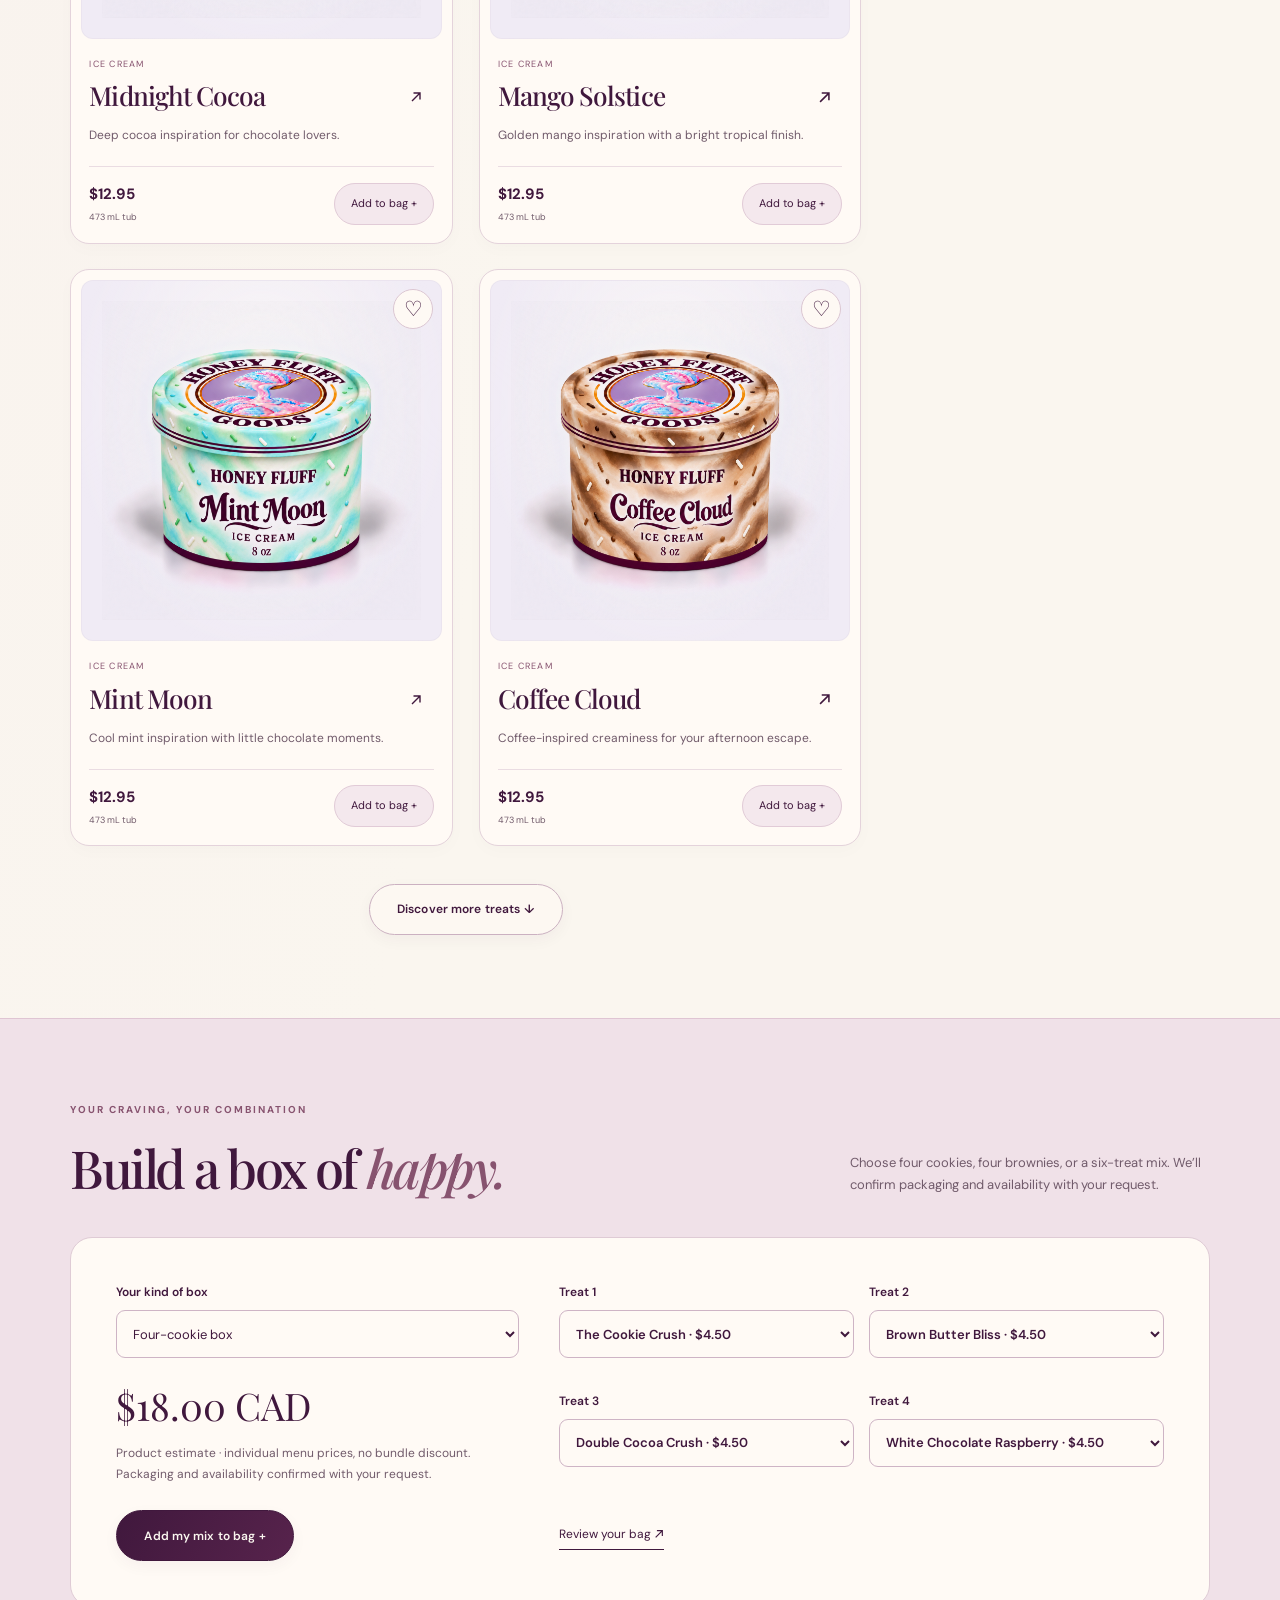
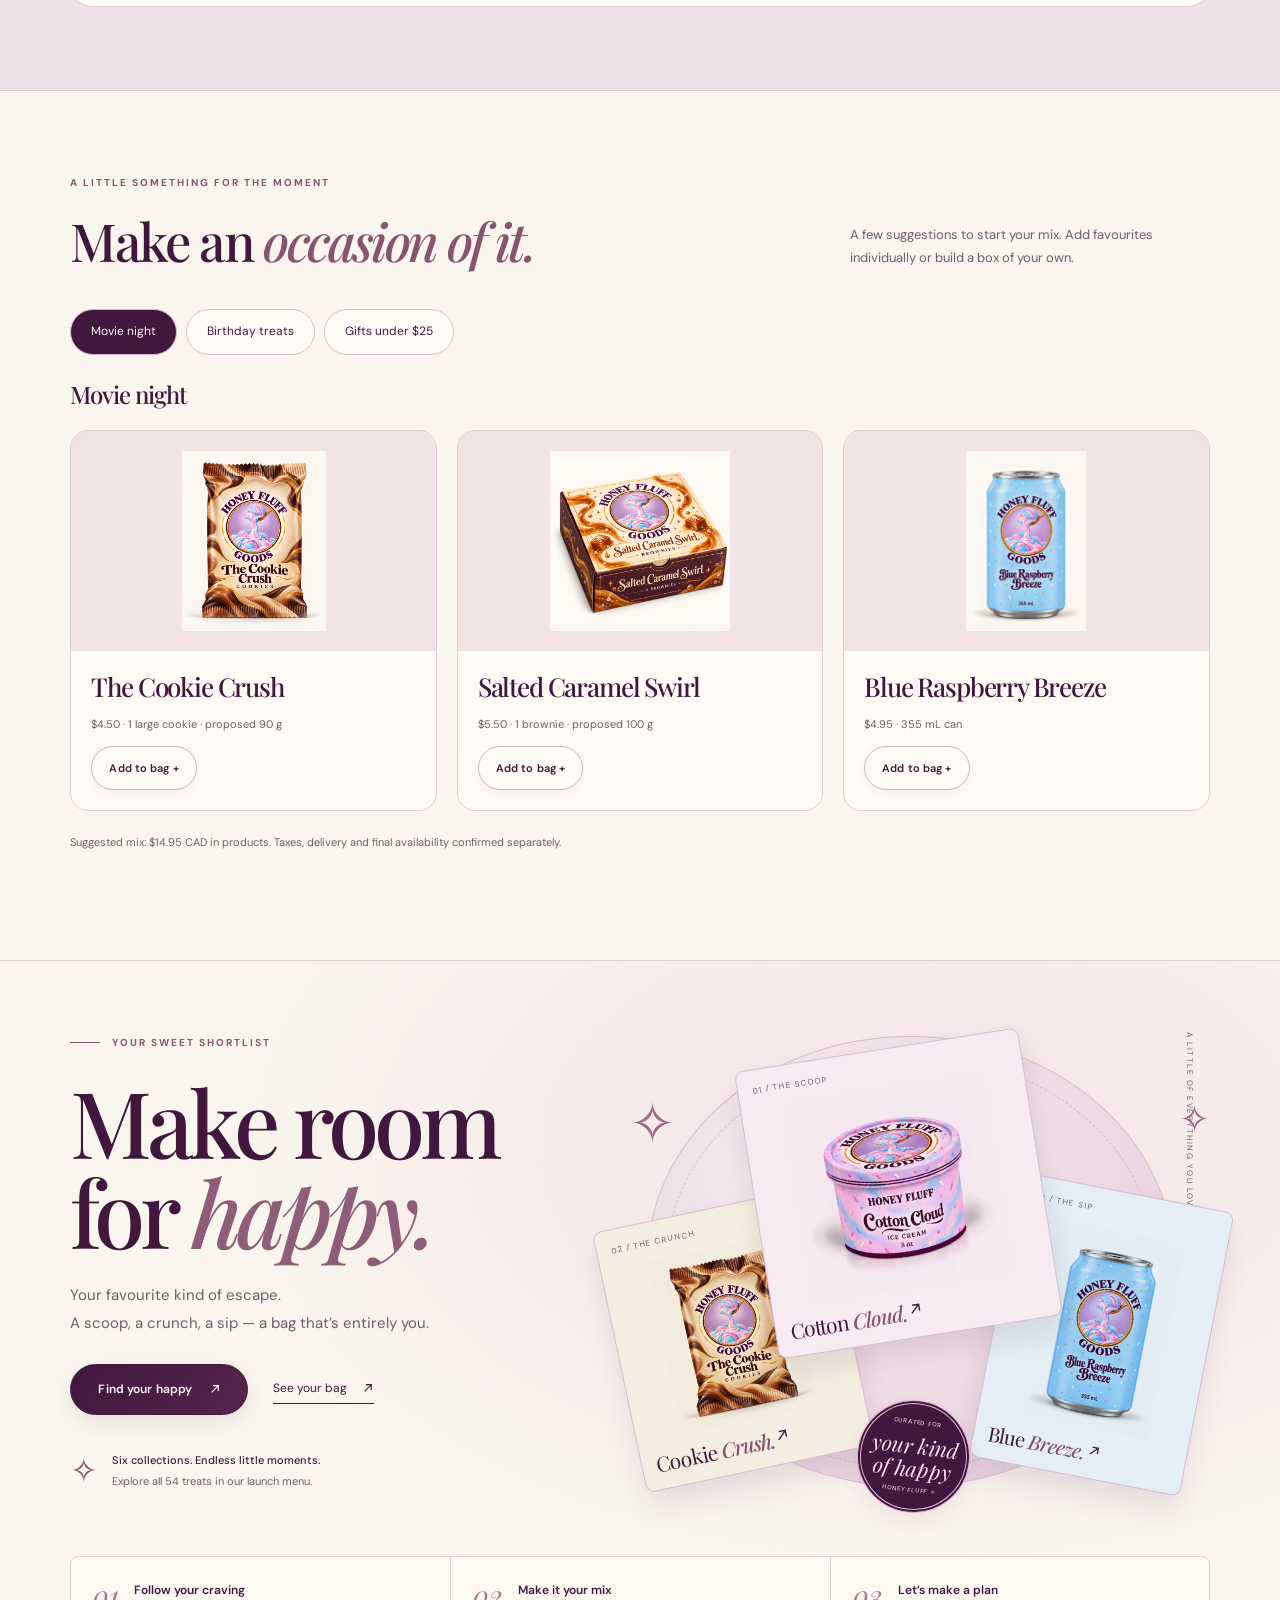
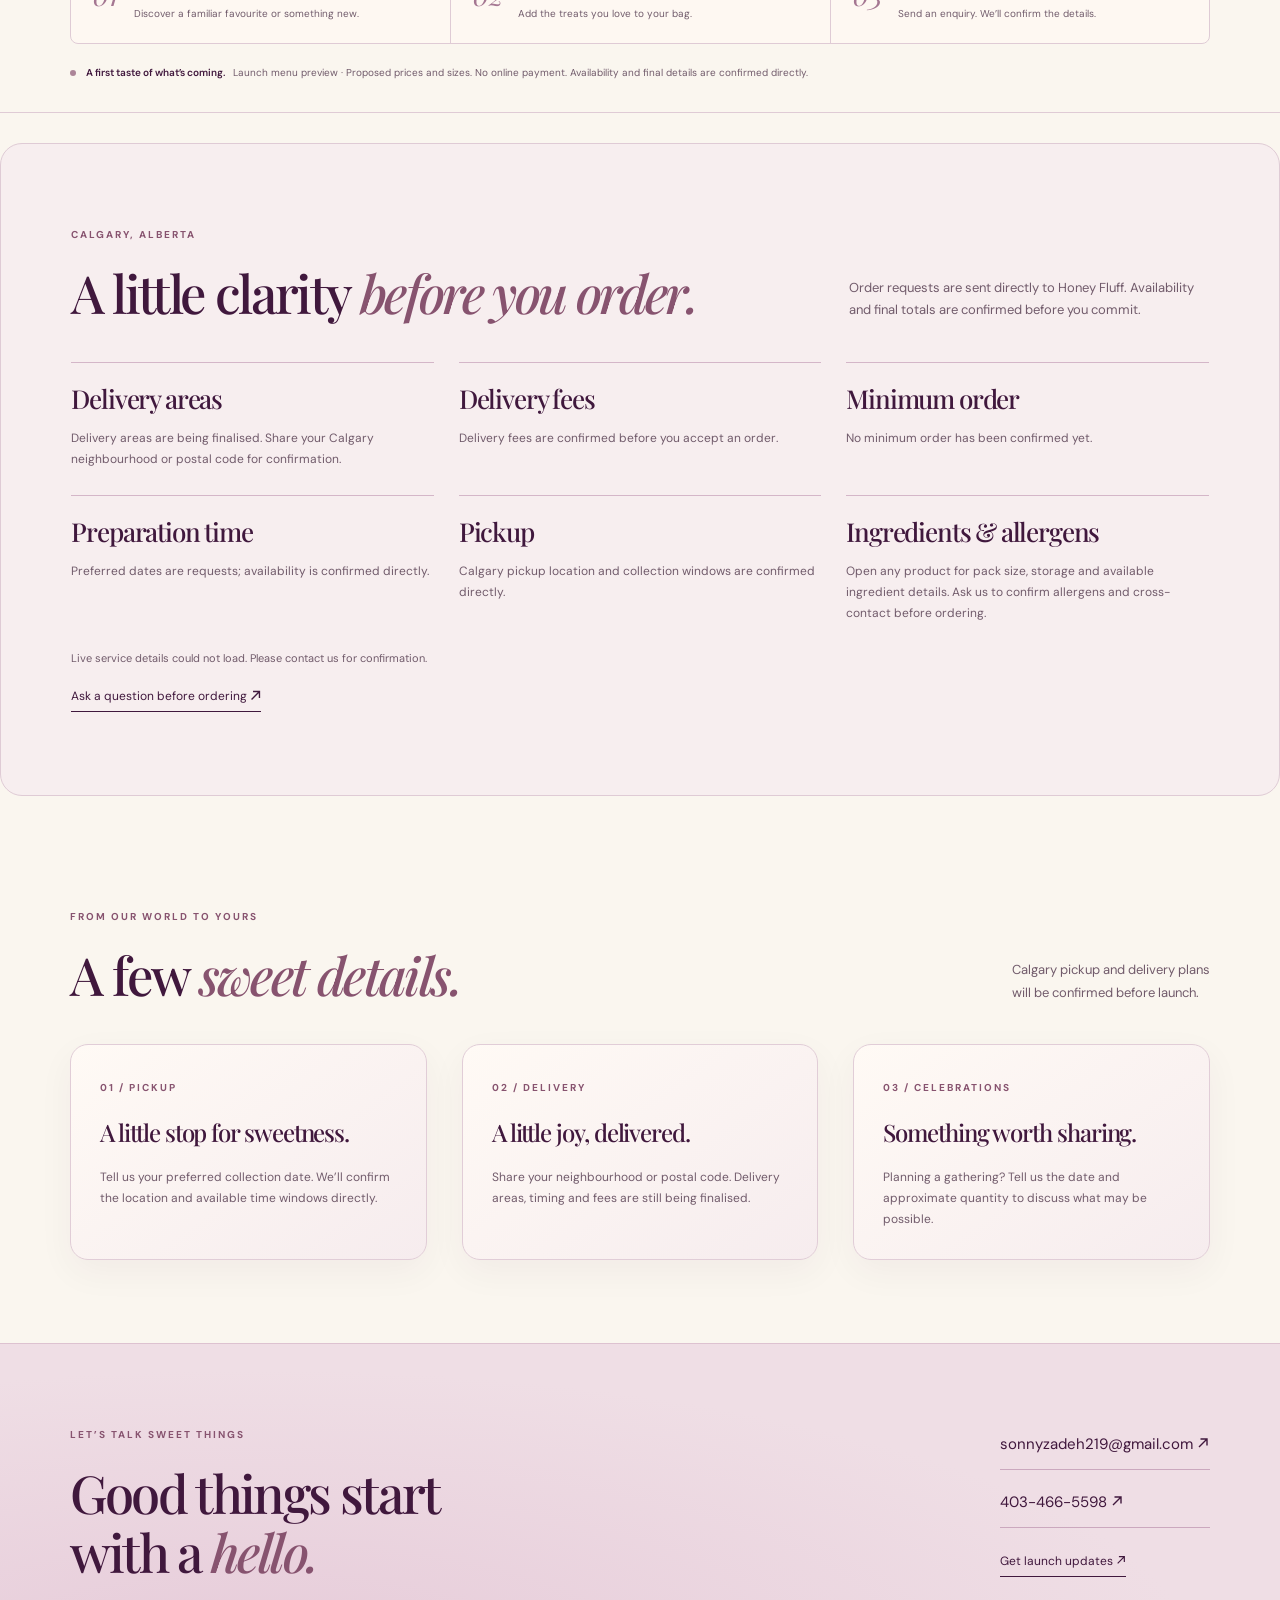
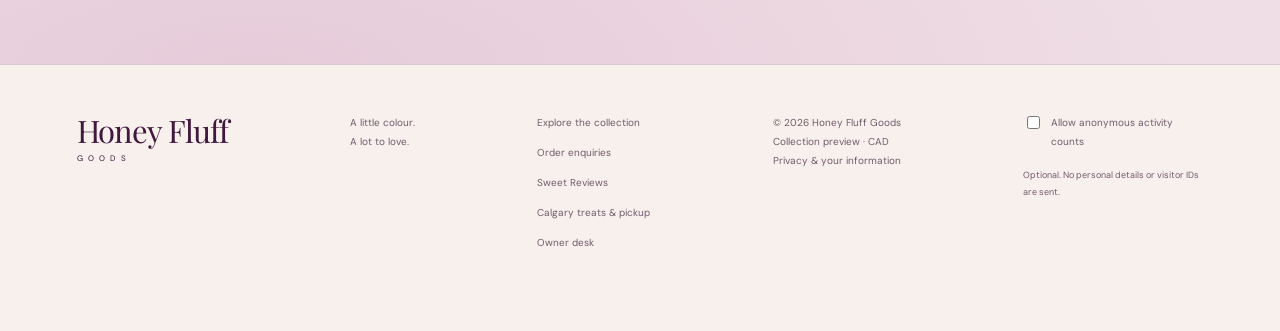
<file: order.html>
<!doctype html><html lang="en"><head><meta charset="utf-8"><meta name="viewport" content="width=device-width,initial-scale=1"><meta name="theme-color" content="#40183d"><meta name="description" content="Explore the Honey Fluff menu and send an order request directly to Honey Fluff in Calgary."><meta property="og:type" content="website"><meta property="og:title" content="Order Online — Honey Fluff Goods"><meta property="og:description" content="Explore the Honey Fluff menu and send an order request directly to Honey Fluff in Calgary."><meta property="og:image" content="https://ffcanoreply8-hash.github.io/HONEY-FLUFF-GOODS/images/social-preview.jpg"><meta name="twitter:card" content="summary_large_image"><title>Order Online — Honey Fluff Goods</title><link rel="icon" href="favicon.svg" type="image/svg+xml"><link rel="stylesheet" href="style.css?v=20261115-customer"><link rel="stylesheet" href="order-welcome.css?v=1"><script src="products.js" defer></script><script src="script.js?v=20261115-customer" defer></script><style>
.funding-page{max-width:1300px}.funding-hero{display:grid;grid-template-columns:1.1fr .9fr;gap:7vw;align-items:start;padding-top:70px;padding-bottom:70px}.funding-hero h1{font-size:clamp(48px,6vw,82px)}.funding-status{display:inline-flex;align-items:center;gap:9px;padding:9px 13px;border:1px solid #d5a85b;border-radius:30px;background:#f7e8c9;font-size:10px;margin-bottom:25px;letter-spacing:.06em}.funding-status:before{content:'';width:7px;height:7px;background:#925f7c;border-radius:50%}.funding-message{margin-top:28px;color:var(--muted);font-size:14px;line-height:1.9;max-width:600px}.funding-message p+p{margin-top:18px}.funding-contact{padding:35px;border:1px solid var(--line);background:#f0e4e8;border-radius:6px;margin-top:25px}.funding-contact h2{font-size:36px}.funding-contact>p:not(.eyebrow){font-size:12px;color:var(--muted);margin:18px 0 25px}.funding-contact .button{width:100%;margin-top:12px}.funding-contact .email-address{font-size:12px;overflow-wrap:anywhere;display:block;margin-top:20px;text-align:center}.funding-note{padding:28px 0;border-top:1px solid var(--line);display:grid;grid-template-columns:1fr 1fr;gap:35px}.funding-note p{font-size:12px;color:var(--muted)}.funding-note h3{margin-bottom:12px}.funding-end{margin-top:35px;display:flex;gap:25px;align-items:center;flex-wrap:wrap}
@media(max-width:760px){.funding-hero{grid-template-columns:1fr;gap:25px;padding-top:40px;padding-bottom:40px}.funding-contact{margin-top:0;padding:25px}.funding-hero h1{font-size:54px}.funding-note{grid-template-columns:1fr;gap:20px}}
</style><script src="customer-experience.js?v=20261115-customer" defer></script><link rel="canonical" href="https://ffcanoreply8-hash.github.io/HONEY-FLUFF-GOODS/order.html"><link rel="stylesheet" href="customer-experience.css?v=20261115-customer"></head><body data-page="order"><a class="skip" href="#main">Skip to content</a><div class="announcement">A LITTLE COLOUR. A LOT TO LOVE. <span>✦</span> CALGARY, ALBERTA</div><header id="header" class="site-header">
  <a class="wordmark" href="index.html" aria-label="Honey Fluff Goods home">Honey Fluff<span>G O O D S</span></a>
  <button id="menu" class="menu" type="button" aria-expanded="false" aria-controls="navigation">Menu <span aria-hidden="true">☰</span></button>
  <nav id="navigation" aria-label="Main navigation">
    <a href="index.html#collection">The Collection</a>
    <a href="reviews.html">Sweet Reviews</a>
    <a href="fluff-tv.html">Fluff TV</a>
    <a href="index.html#story">Our World</a>
    <a href="index.html#questions">FAQs</a>
  </nav>
  <div class="header-actions">
    <a class="read-now-link" href="read-now.html">READ NOW!</a>
    <a class="order-link" href="order.html" aria-current="page">Order Online <span class="arrow-icon" aria-hidden="true"></span></a>
    <button class="bag-button" type="button" data-bag-open aria-label="Open shopping bag">Bag <span data-cart-count>0</span></button>
  </div>
</header><main id="main" tabindex="-1"><section class="section shop-section" id="shop"><div class="order-quick-links"><a href="#build-a-box">Build your own box <span class="arrow-icon" aria-hidden="true"></span></a><a href="#shop-by-occasion">Shop by occasion <span class="arrow-icon" aria-hidden="true"></span></a><a href="#service-details">Pickup &amp; delivery <span class="arrow-icon" aria-hidden="true"></span></a></div><div class="shop-layout"><div><div class="collection-tools"><div class="filters" role="group" aria-label="Filter by category"><button data-filter="all" class="active" aria-pressed="true">All treats</button><button data-filter="ice cream" aria-pressed="false">Ice Cream</button><button data-filter="chocolate" aria-pressed="false">Chocolate</button><button data-filter="cookies" aria-pressed="false">Cookies</button><button data-filter="gummies" aria-pressed="false">Gummies</button><button data-filter="brownies" aria-pressed="false">Brownies</button><button data-filter="drinks" aria-pressed="false">Drinks</button></div><div class="search-sort"><label class="search"><span class="sr-only">Search flavours</span><input id="search" type="search" placeholder="Find your flavour…"></label><label class="sort"><span class="sr-only">Sort products</span><select id="sort"><option value="featured">Featured</option><option value="price-low">Price: low to high</option><option value="price-high">Price: high to low</option><option value="name">Name: A–Z</option></select></label><button id="savedToggle" class="saved-filter" aria-pressed="false">Saved <span id="savedCount">0</span></button></div></div><div class="listing-meta"><p id="count" role="status"></p><p>Proposed menu · CAD</p></div><div id="products" class="products"></div><p id="empty" class="empty-state" hidden>No treats found. Try another flavour or clear your filters.</p><button id="loadMore" class="outline-button load-more" hidden>Discover more treats ↓</button></div><aside class="basket" id="basket"><p class="eyebrow">A LITTLE OF WHAT YOU LOVE</p><h2>Your <em>bag.</em></h2><div id="cartItems"></div><div class="basket-total"><span>Product subtotal</span><strong data-subtotal>$0.00</strong></div><p class="small-note">CAD estimate. Taxes and delivery confirmed separately.</p><button class="button" id="checkoutButton" disabled>Review your enquiry <span class="arrow-icon" aria-hidden="true"></span></button><button class="text-button" id="clearCart" hidden>Clear bag</button></aside></div></section><section class="section checkout-section" id="checkout" hidden><div class="section-heading"><div><p class="eyebrow">ONE LAST LITTLE DETAIL</p><h2>Let’s talk<br><em>sweet plans.</em></h2></div><p>Send your request directly from this page.<br>We’ll confirm availability and the final total by email.</p></div><div class="checkout-layout"><form id="checkoutForm"><div class="form-trap" aria-hidden="true"><label>Leave empty<input name="website" tabindex="-1" autocomplete="off"></label></div><div class="form-grid"><div><label for="customerName">Your name</label><input id="customerName" name="customerName" autocomplete="name" maxlength="80" required></div><div><label for="customerEmail">Email address</label><input id="customerEmail" name="customerEmail" type="email" autocomplete="email" maxlength="254" required></div><div><label for="customerPhone">Phone (optional)</label><input id="customerPhone" name="customerPhone" type="tel" autocomplete="tel" maxlength="30"></div><fieldset class="fulfilment-choices"><legend>Preferred fulfilment</legend><label><input type="radio" name="fulfilment" value="Pickup" checked> Pickup · details to confirm</label><label><input type="radio" name="fulfilment" value="Delivery"> Delivery · area &amp; fee to confirm</label></fieldset><div id="deliveryAreaField" hidden><label for="deliveryArea">Neighbourhood or postal code</label><input id="deliveryArea" name="deliveryArea" autocomplete="postal-code" maxlength="60" placeholder="No street address needed yet"></div><div><label for="preferredDate">Preferred date (optional)</label><input id="preferredDate" name="preferredDate" type="date"></div></div><label for="orderNotes">Anything else? (optional)</label><textarea id="orderNotes" name="orderNotes" rows="4" maxlength="1000" placeholder="Occasion, timing, or product questions. Please don’t include payment details or sensitive medical information."></textarea><label class="check-label"><input type="checkbox" name="acknowledge" required><span>I understand this is an enquiry. Availability, ingredients/allergens, final prices, pickup/delivery, and any payment must be confirmed directly.</span></label><button class="button" type="submit">Send my order request <span class="arrow-icon" aria-hidden="true"></span></button><p id="checkoutStatus" role="status" aria-live="polite" tabindex="-1"></p><p class="small-note">Order requests and launch signups are stored securely for Honey Fluff to respond. No payment is taken on this website. Contact us to request removal or unsubscribe. Optional activity counts are off unless you allow them.</p></form><div><h3>Your enquiry summary</h3><div id="checkoutSummary"></div><div id="emailFallback" hidden><a id="orderEmailLink" class="button">Open email app <span class="arrow-icon" aria-hidden="true"></span></a><p class="small-note">If your email app can’t open a long request, use the copy button below.</p><label for="enquiryText">No email app? Copy this request and email it to sonnyzadeh219@gmail.com.</label><textarea id="enquiryText" rows="12" readonly></textarea><button id="copyEnquiry" type="button" class="outline-button">Copy enquiry</button></div></div></div></section><section class="section bundle-section" id="build-a-box"><div class="section-heading"><div><p class="eyebrow">YOUR CRAVING, YOUR COMBINATION</p><h2>Build a box of <em>happy.</em></h2></div><p>Choose four cookies, four brownies, or a six-treat mix. We’ll confirm packaging and availability with your request.</p></div><form id="bundleBuilder" class="bundle-builder"><div><label for="bundleType">Your kind of box</label><select id="bundleType"><option value="cookies">Four-cookie box</option><option value="brownies">Four-brownie box</option><option value="mix">Six-treat movie-night mix</option></select><p class="bundle-price" id="bundlePrice"></p><p id="bundleStatus" role="status"></p></div><div id="bundleChoices" class="bundle-choices"></div><button class="button" type="submit">Add my mix to bag +</button><a class="text-link" href="order.html#basket">Review your bag <span class="arrow-icon" aria-hidden="true"></span></a></form></section><section class="section occasion-shop" id="shop-by-occasion"><div class="section-heading"><div><p class="eyebrow">A LITTLE SOMETHING FOR THE MOMENT</p><h2>Make an <em>occasion of it.</em></h2></div><p>A few suggestions to start your mix. Add favourites individually or build a box of your own.</p></div><div class="occasion-tabs" role="group" aria-label="Choose an occasion"><button type="button" data-occasion="movie-night">Movie night</button><button type="button" data-occasion="birthday">Birthday treats</button><button type="button" data-occasion="under-25">Gifts under $25</button></div><h3 id="occasionTitle"></h3><div id="occasionProducts" class="occasion-products"></div><p id="occasionTotal" class="small-note"></p></section><section class="section order-welcome" aria-labelledby="order-title">
<div class="order-welcome-grid"><div class="order-welcome-copy"><p class="eyebrow"><span class="order-kicker-line" aria-hidden="true"></span>YOUR SWEET SHORTLIST</p><h1 id="order-title">Make room<br>for <em>happy.</em></h1><p class="order-welcome-intro">Your favourite kind of escape.<br>A scoop, a crunch, a sip — a bag that’s entirely you.</p><div class="order-welcome-actions"><a class="button" href="#shop">Find your happy <span class="arrow-icon" aria-hidden="true"></span></a><a class="text-link" href="#basket">See your bag <span class="arrow-icon" aria-hidden="true"></span></a></div><div class="order-menu-note"><span class="order-mini-star" aria-hidden="true">✧</span><p><strong>Six collections. Endless little moments.</strong><br>Explore all 54 treats in our launch menu.</p></div></div>
<div class="order-product-stage" aria-label="A taste of the Honey Fluff collection"><div class="order-orbit" aria-hidden="true"></div><span class="order-stage-star star-one" aria-hidden="true">✧</span><span class="order-stage-star star-two" aria-hidden="true">✧</span><span class="order-stage-caption">A LITTLE OF EVERYTHING YOU LOVE</span>
<button class="order-art-card order-art-ice" type="button" data-open="cloud" aria-label="Explore Cotton Cloud ice cream"><span class="order-art-number" aria-hidden="true">01 / THE SCOOP</span><img src="images/collection/ice-cream.webp" width="600" height="600" alt="Cotton Cloud ice cream" fetchpriority="high"><span class="order-art-label">Cotton <em>Cloud.</em><span class="arrow-icon" aria-hidden="true"></span></span></button>
<button class="order-art-card order-art-cookie" type="button" data-open="cookie" aria-label="Explore The Cookie Crush"><span class="order-art-number" aria-hidden="true">02 / THE CRUNCH</span><img src="images/collection/cookies.webp" width="480" height="600" alt="The Cookie Crush packaging"><span class="order-art-label">Cookie <em>Crush.</em><span class="arrow-icon" aria-hidden="true"></span></span></button>
<button class="order-art-card order-art-drink" type="button" data-open="drink-3" aria-label="Explore Blue Raspberry Breeze"><span class="order-art-number" aria-hidden="true">03 / THE SIP</span><img src="images/collection/drinks.webp" width="400" height="600" alt="Blue Raspberry Breeze drink can"><span class="order-art-label">Blue <em>Breeze.</em><span class="arrow-icon" aria-hidden="true"></span></span></button>
<div class="order-sweet-seal" aria-hidden="true"><span>CURATED FOR</span><em>your kind<br>of happy</em><span>HONEY FLUFF ✧</span></div></div></div>
<div class="order-journey" aria-label="How to order"><div><span>01</span><p><strong>Follow your craving</strong><small>Discover a familiar favourite or something new.</small></p></div><div><span>02</span><p><strong>Make it your mix</strong><small>Add the treats you love to your bag.</small></p></div><div><span>03</span><p><strong>Let’s make a plan</strong><small>Send an enquiry. We’ll confirm the details.</small></p></div></div>
<div class="order-launch-note"><span class="order-note-dot" aria-hidden="true"></span><p><strong>A first taste of what’s coming.</strong> Launch menu preview · Proposed prices and sizes. No online payment. Availability and final details are confirmed directly.</p></div>
</section><section class="section service-details" id="service-details"><div class="section-heading"><div><p class="eyebrow">CALGARY, ALBERTA</p><h2>A little clarity <em>before you order.</em></h2></div><p>Order requests are sent directly to Honey Fluff. Availability and final totals are confirmed before you commit.</p></div><div class="service-facts"><article><h3>Delivery areas</h3><p data-service="zones">Delivery areas are being finalised. Share your Calgary neighbourhood or postal code for confirmation.</p></article><article><h3>Delivery fees</h3><p data-service="deliveryFee">Delivery fees are confirmed before you accept an order.</p></article><article><h3>Minimum order</h3><p data-service="minimum">No minimum order has been confirmed yet.</p></article><article><h3>Preparation time</h3><p data-service="leadTime">Preferred dates are requests; availability is confirmed directly.</p></article><article><h3>Pickup</h3><p data-service="pickup">Calgary pickup location and collection windows are confirmed directly.</p></article><article><h3>Ingredients &amp; allergens</h3><p>Open any product for pack size, storage and available ingredient details. Ask us to confirm allergens and cross-contact before ordering.</p></article></div><p class="small-note" data-service-status></p><a class="text-link" href="mailto:sonnyzadeh219@gmail.com">Ask a question before ordering <span class="arrow-icon" aria-hidden="true"></span></a></section><section class="section fulfil" id="pickup-delivery"><div class="section-heading"><div><p class="eyebrow">FROM OUR WORLD TO YOURS</p><h2>A few <em>sweet details.</em></h2></div><p>Calgary pickup and delivery plans<br>will be confirmed before launch.</p></div><div class="info-grid"><article><span class="eyebrow">01 / PICKUP</span><h3>A little stop for sweetness.</h3><p>Tell us your preferred collection date. We’ll confirm the location and available time windows directly.</p></article><article><span class="eyebrow">02 / DELIVERY</span><h3>A little joy, delivered.</h3><p>Share your neighbourhood or postal code. Delivery areas, timing and fees are still being finalised.</p></article><article><span class="eyebrow">03 / CELEBRATIONS</span><h3>Something worth sharing.</h3><p>Planning a gathering? Tell us the date and approximate quantity to discuss what may be possible.</p></article></div></section></main><section class="contact-band section"><div><p class="eyebrow">LET’S TALK SWEET THINGS</p><h2>Good things start<br>with a <em>hello.</em></h2></div><div><a href="mailto:sonnyzadeh219@gmail.com">sonnyzadeh219@gmail.com <span class="arrow-icon" aria-hidden="true"></span></a><a href="tel:+14034665598">403-466-5598 <span class="arrow-icon" aria-hidden="true"></span></a><button class="text-button" data-launch-open>Get launch updates <span class="arrow-icon" aria-hidden="true"></span></button></div></section><footer class="site-footer"><a class="wordmark" href="index.html" aria-label="Honey Fluff Goods home">Honey Fluff<span>G O O D S</span></a><p>A little colour.<br>A lot to love.</p><div><a href="index.html#collection">Explore the collection</a><a href="order.html">Order enquiries</a><a href="reviews.html">Sweet Reviews</a><a href="calgary.html">Calgary treats &amp; pickup</a><a href="https://honey-fluff-sweet-reviews.valiantblimp.chatgpt.site/admin">Owner desk</a><div class="social-links" data-social-links></div></div><small>© <span id="year"></span> Honey Fluff Goods<br>Collection preview · CAD<br><a href="index.html#privacy">Privacy &amp; your information</a></small></footer><dialog id="productDialog" class="product-dialog" aria-labelledby="dialogTitle"><button class="dialog-close" data-close="productDialog" aria-label="Close product details">×</button><div class="product-detail-grid"><div class="detail-visual"><div id="dialogArt" class="detail-image"></div><div id="galleryControls" class="gallery-controls"></div><p class="image-caption">Packaging concept · Image for illustration</p></div><div class="dialog-copy"><p class="eyebrow" id="dialogCategory"></p><h2 id="dialogTitle"></h2><p id="dialogDescription"></p><p class="detail-price" id="dialogPrice"></p><p class="pack-size" id="dialogSize"></p><div class="detail-purchase"><label class="qty-label" for="dialogQty">Quantity <input id="dialogQty" type="number" required value="1" min="1" max="99" inputmode="numeric"></label><button id="dialogAdd" class="button">Add to bag +</button><button id="dialogSave" class="save-detail" aria-pressed="false" aria-label="Save product">♡</button></div><details open><summary>Flavour notes</summary><p id="dialogNotes"></p></details><details><summary>Storage &amp; care</summary><p id="dialogStorage"></p></details><details><summary>Ingredients &amp; allergens</summary><p>Final recipes and verified ingredient and allergen information are not yet available. Please ask us for confirmed details before ordering.</p></details><p class="small-note">Launch menu preview. Pack sizes, prices and availability require confirmation. Packaging artwork may show an earlier proposed size.</p></div></div><div class="detail-related"><p class="eyebrow">A LITTLE SOMETHING ELSE</p><h3>You might also like</h3><div id="relatedProducts" class="related-grid"></div></div></dialog>
<dialog id="bagDialog" class="bag-drawer" aria-labelledby="bagTitle"><button class="dialog-close" data-close="bagDialog" aria-label="Close shopping bag">×</button><p class="eyebrow">YOUR SWEET SHORTLIST</p><h2 id="bagTitle">A bag of <em>happy.</em></h2><div id="drawerItems" class="bag-lines"></div><div class="drawer-bottom"><div class="basket-total"><span>Product subtotal</span><strong data-subtotal>$0.00</strong></div><p class="small-note">CAD estimate. Taxes and delivery confirmed separately. Nothing is charged or reserved.</p><a class="button" href="order.html#basket" id="drawerContinue">Review your enquiry <span class="arrow-icon" aria-hidden="true"></span></a><button class="text-button" data-close="bagDialog">Keep exploring</button></div></dialog>
<dialog id="launchDialog" class="launch-dialog" aria-labelledby="launchTitle"><button class="dialog-close" data-close="launchDialog" aria-label="Close launch updates">×</button><div class="launch-mark" aria-hidden="true">✳</div><p class="eyebrow">LET’S STAY IN THE LOOP</p><h2 id="launchTitle">First in line.<br><em>For little joys.</em></h2><p>Opening news. New flavours. A note when something sweet is ready.</p><form id="launchForm"><div class="form-trap" aria-hidden="true"><label>Leave empty<input name="website" tabindex="-1" autocomplete="off"></label></div><label for="launchEmail">Your email address</label><input id="launchEmail" name="email" type="email" autocomplete="email" maxlength="254" placeholder="you@example.com" required><label class="check-label"><input name="consent" type="checkbox" required><span>I consent to launch news and early access by email. I can unsubscribe at any time by contacting Honey Fluff.</span></label><button class="button" type="submit">Join the launch list <span class="arrow-icon" aria-hidden="true"></span></button></form><p class="small-note">Your email is saved directly for launch news and early access. No purchase required. Unsubscribe by contacting Honey Fluff.</p><p id="launchStatus" role="status"></p><a id="launchEmailLink" class="outline-button" hidden>Open email app <span class="arrow-icon" aria-hidden="true"></span></a></dialog><div id="toast" class="toast" role="status"></div></body></html>
</file>
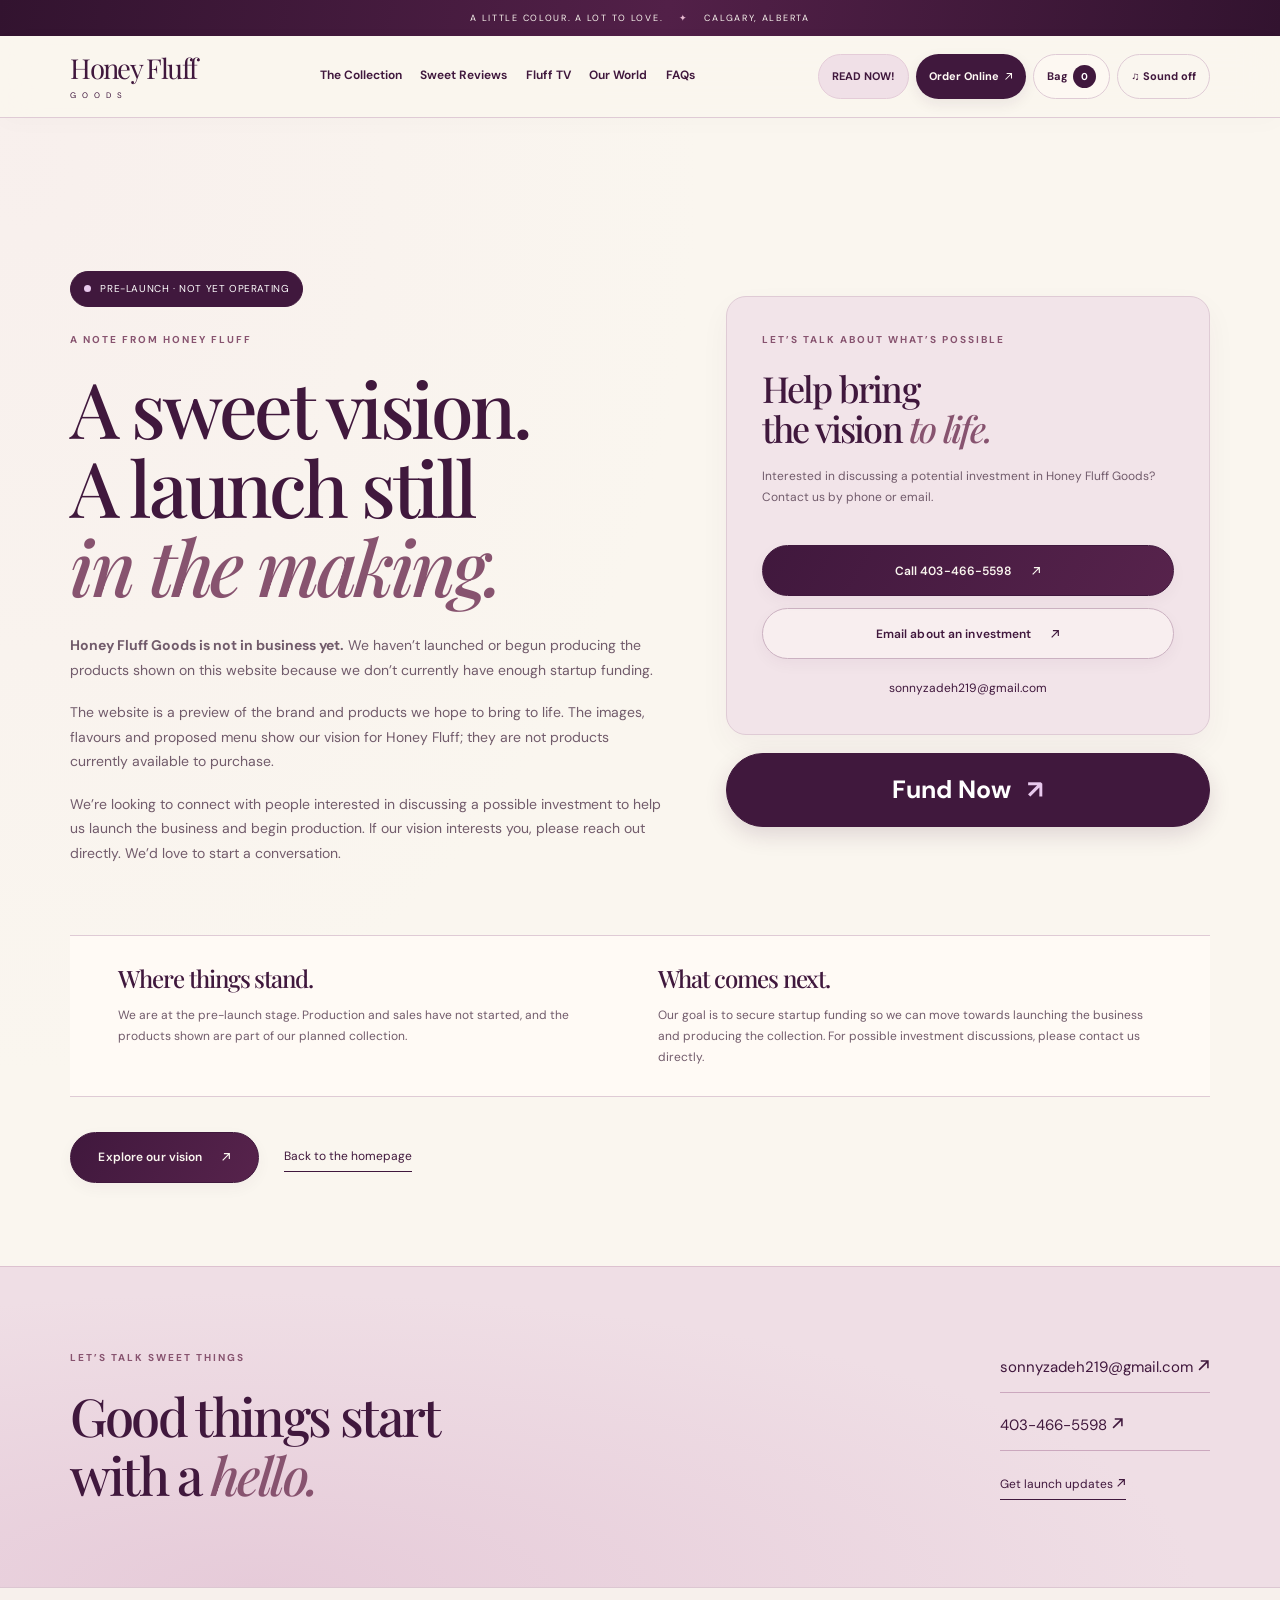
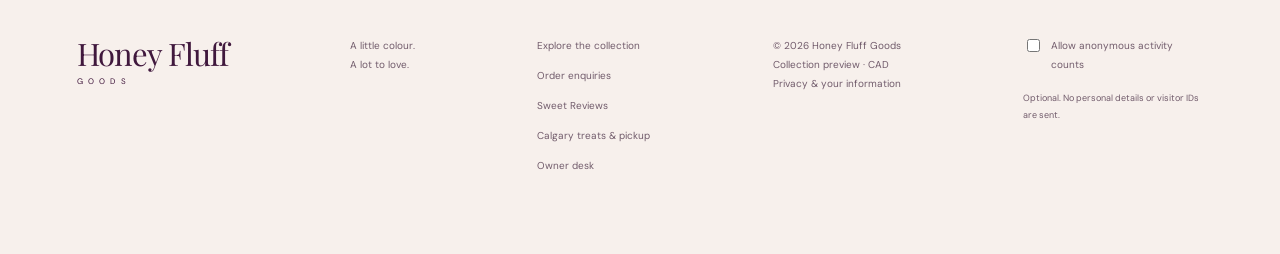
<file: read-now.html>
<!doctype html><html lang="en"><head><meta charset="utf-8"><meta name="viewport" content="width=device-width,initial-scale=1"><meta name="theme-color" content="#40183d"><meta name="description" content="Honey Fluff Goods has not launched yet. Learn about our startup funding situation and contact us about potential investment."><meta property="og:type" content="website"><meta property="og:title" content="Our Launch — Honey Fluff Goods"><meta property="og:description" content="Honey Fluff is seeking startup funding to launch and begin production. Contact us to discuss a possible investment."><meta property="og:image" content="https://ffcanoreply8-hash.github.io/HONEY-FLUFF-GOODS/images/social-preview.jpg"><meta name="twitter:card" content="summary_large_image"><title>Our Launch &amp; Investment Enquiries — Honey Fluff Goods</title><link rel="icon" href="favicon.svg" type="image/svg+xml"><link rel="stylesheet" href="style.css?v=20261115-customer"><script src="products.js" defer></script><script src="script.js?v=20261115-customer" defer></script><style>
.funding-page{max-width:1300px}.funding-hero{display:grid;grid-template-columns:1.1fr .9fr;gap:7vw;align-items:start;padding-top:70px;padding-bottom:70px}.funding-hero h1{font-size:clamp(48px,6vw,82px)}.funding-status{display:inline-flex;align-items:center;gap:9px;padding:9px 13px;border:1px solid #40183d;border-radius:30px;background:#40183d;color:#fff;font-size:10px;margin-bottom:25px;letter-spacing:.06em}.funding-status:before{content:'';width:7px;height:7px;background:#e8c9ed;border-radius:50%}.funding-message{margin-top:28px;color:var(--muted);font-size:14px;line-height:1.9;max-width:600px}.funding-message p+p{margin-top:18px}.funding-contact{padding:35px;border:1px solid var(--line);background:#f0e4e8;border-radius:6px;margin-top:25px}.funding-contact h2{font-size:36px}.funding-contact>p:not(.eyebrow){font-size:12px;color:var(--muted);margin:18px 0 25px}.funding-contact .button{width:100%;margin-top:12px}.funding-contact .email-address{font-size:12px;overflow-wrap:anywhere;display:block;margin-top:20px;text-align:center}.funding-note{padding:28px 0;border-top:1px solid var(--line);display:grid;grid-template-columns:1fr 1fr;gap:35px}.funding-note p{font-size:12px;color:var(--muted)}.funding-note h3{margin-bottom:12px}.funding-end{margin-top:35px;display:flex;gap:25px;align-items:center;flex-wrap:wrap}
@media(max-width:760px){.funding-hero{grid-template-columns:1fr;gap:25px;padding-top:40px;padding-bottom:40px}.funding-contact{margin-top:0;padding:25px}.funding-hero h1{font-size:54px}.funding-note{grid-template-columns:1fr;gap:20px}}

.funding-side .fund-now-cta{display:flex;align-items:center;justify-content:center;gap:.65em;min-height:70px;margin-top:18px;padding:16px 24px;border:1px solid #40183d;border-radius:999px;background:#40183d;color:#fff;font-size:clamp(19px,2.6vw,25px);font-weight:700;text-decoration:none;box-shadow:0 8px 22px #40183d26}
.funding-side .fund-now-cta span{color:#e8c9ed}
.funding-side .fund-now-cta:hover{background:#5c2958;color:#fff}
.funding-side .fund-now-cta:focus-visible{outline:3px solid #925f7c;outline-offset:4px}
</style><script src="customer-experience.js?v=20261115-customer" defer></script><link rel="canonical" href="https://ffcanoreply8-hash.github.io/HONEY-FLUFF-GOODS/read-now.html"><link rel="stylesheet" href="customer-experience.css?v=20261115-customer"></head><body data-page="read-now"><a class="skip" href="#main">Skip to content</a><div class="announcement">A LITTLE COLOUR. A LOT TO LOVE. <span>✦</span> CALGARY, ALBERTA</div><header id="header" class="site-header">
  <a class="wordmark" href="index.html" aria-label="Honey Fluff Goods home">Honey Fluff<span>G O O D S</span></a>
  <button id="menu" class="menu" type="button" aria-expanded="false" aria-controls="navigation">Menu <span aria-hidden="true">☰</span></button>
  <nav id="navigation" aria-label="Main navigation">
    <a href="index.html#collection">The Collection</a>
    <a href="reviews.html">Sweet Reviews</a>
    <a href="fluff-tv.html">Fluff TV</a>
    <a href="index.html#story">Our World</a>
    <a href="index.html#questions">FAQs</a>
  </nav>
  <div class="header-actions">
    <a class="read-now-link" href="read-now.html" aria-current="page">READ NOW!</a>
    <a class="order-link" href="order.html">Order Online <span class="arrow-icon" aria-hidden="true"></span></a>
    <button class="bag-button" type="button" data-bag-open aria-label="Open shopping bag">Bag <span data-cart-count>0</span></button>
  </div>
</header><main id="main" tabindex="-1"><div class="section funding-page"><section class="funding-hero" aria-labelledby="fundingTitle"><div><span class="funding-status">PRE-LAUNCH · NOT YET OPERATING</span><p class="eyebrow">A NOTE FROM HONEY FLUFF</p><h1>A sweet vision.<br>A launch still<br><em>in the making.</em></h1><div class="funding-message"><p><strong id="fundingTitle">Honey Fluff Goods is not in business yet.</strong> We haven’t launched or begun producing the products shown on this website because we don’t currently have enough startup funding.</p><p>The website is a preview of the brand and products we hope to bring to life. The images, flavours and proposed menu show our vision for Honey Fluff; they are not products currently available to purchase.</p><p>We’re looking to connect with people interested in discussing a possible investment to help us launch the business and begin production. If our vision interests you, please reach out directly. We’d love to start a conversation.</p></div></div><div class="funding-side"><aside class="funding-contact" aria-labelledby="fundingContactTitle"><p class="eyebrow">LET’S TALK ABOUT WHAT’S POSSIBLE</p><h2 id="fundingContactTitle">Help bring<br>the vision <em>to life.</em></h2><p>Interested in discussing a potential investment in Honey Fluff Goods? Contact us by phone or email.</p><a class="button" href="tel:+14034665598">Call 403-466-5598 <span class="arrow-icon" aria-hidden="true"></span></a><a class="button outline-button" href="mailto:sonnyzadeh219@gmail.com?subject=Honey%20Fluff%20Goods%20%E2%80%94%20Investment%20Enquiry">Email about an investment <span class="arrow-icon" aria-hidden="true"></span></a><a class="email-address" href="mailto:sonnyzadeh219@gmail.com">sonnyzadeh219@gmail.com</a></aside><a class="fund-now-cta" href="fund-now.html">Fund Now <span aria-hidden="true">&#8599;</span></a></div></section><section class="funding-note" aria-label="Current launch status"><div><h3>Where things stand.</h3><p>We are at the pre-launch stage. Production and sales have not started, and the products shown are part of our planned collection.</p></div><div><h3>What comes next.</h3><p>Our goal is to secure startup funding so we can move towards launching the business and producing the collection. For possible investment discussions, please contact us directly.</p></div></section><div class="funding-end"><a class="button" href="index.html#collection">Explore our vision <span class="arrow-icon" aria-hidden="true"></span></a><a class="text-link" href="index.html">Back to the homepage</a></div></div></main><section class="contact-band section"><div><p class="eyebrow">LET’S TALK SWEET THINGS</p><h2>Good things start<br>with a <em>hello.</em></h2></div><div><a href="mailto:sonnyzadeh219@gmail.com">sonnyzadeh219@gmail.com <span class="arrow-icon" aria-hidden="true"></span></a><a href="tel:+14034665598">403-466-5598 <span class="arrow-icon" aria-hidden="true"></span></a><button class="text-button" data-launch-open>Get launch updates <span class="arrow-icon" aria-hidden="true"></span></button></div></section><footer class="site-footer"><a class="wordmark" href="index.html" aria-label="Honey Fluff Goods home">Honey Fluff<span>G O O D S</span></a><p>A little colour.<br>A lot to love.</p><div><a href="index.html#collection">Explore the collection</a><a href="order.html">Order enquiries</a><a href="reviews.html">Sweet Reviews</a><a href="calgary.html">Calgary treats &amp; pickup</a><a href="https://honey-fluff-sweet-reviews.valiantblimp.chatgpt.site/admin">Owner desk</a><div class="social-links" data-social-links></div></div><small>© <span id="year"></span> Honey Fluff Goods<br>Collection preview · CAD<br><a href="index.html#privacy">Privacy &amp; your information</a></small></footer><dialog id="productDialog" class="product-dialog" aria-labelledby="dialogTitle"><button class="dialog-close" data-close="productDialog" aria-label="Close product details">×</button><div class="product-detail-grid"><div class="detail-visual"><div id="dialogArt" class="detail-image"></div><div id="galleryControls" class="gallery-controls"></div><p class="image-caption">Packaging concept · Image for illustration</p></div><div class="dialog-copy"><p class="eyebrow" id="dialogCategory"></p><h2 id="dialogTitle"></h2><p id="dialogDescription"></p><p class="detail-price" id="dialogPrice"></p><p class="pack-size" id="dialogSize"></p><div class="detail-purchase"><label class="qty-label" for="dialogQty">Quantity <input id="dialogQty" type="number" required value="1" min="1" max="99" inputmode="numeric"></label><button id="dialogAdd" class="button">Add to bag +</button><button id="dialogSave" class="save-detail" aria-pressed="false" aria-label="Save product">♡</button></div><details open><summary>Flavour notes</summary><p id="dialogNotes"></p></details><details><summary>Storage &amp; care</summary><p id="dialogStorage"></p></details><details><summary>Ingredients &amp; allergens</summary><p>Final recipes and verified ingredient and allergen information are not yet available. Please ask us for confirmed details before ordering.</p></details><p class="small-note">Launch menu preview. Pack sizes, prices and availability require confirmation. Packaging artwork may show an earlier proposed size.</p></div></div><div class="detail-related"><p class="eyebrow">A LITTLE SOMETHING ELSE</p><h3>You might also like</h3><div id="relatedProducts" class="related-grid"></div></div></dialog>
<dialog id="bagDialog" class="bag-drawer" aria-labelledby="bagTitle"><button class="dialog-close" data-close="bagDialog" aria-label="Close shopping bag">×</button><p class="eyebrow">YOUR SWEET SHORTLIST</p><h2 id="bagTitle">A bag of <em>happy.</em></h2><div id="drawerItems" class="bag-lines"></div><div class="drawer-bottom"><div class="basket-total"><span>Product subtotal</span><strong data-subtotal>$0.00</strong></div><p class="small-note">CAD estimate. Taxes and delivery confirmed separately. Nothing is charged or reserved.</p><a class="button" href="order.html#basket" id="drawerContinue">Review your enquiry <span class="arrow-icon" aria-hidden="true"></span></a><button class="text-button" data-close="bagDialog">Keep exploring</button></div></dialog>
<dialog id="launchDialog" class="launch-dialog" aria-labelledby="launchTitle"><button class="dialog-close" data-close="launchDialog" aria-label="Close launch updates">×</button><div class="launch-mark" aria-hidden="true">✳</div><p class="eyebrow">LET’S STAY IN THE LOOP</p><h2 id="launchTitle">First in line.<br><em>For little joys.</em></h2><p>Opening news. New flavours. A note when something sweet is ready.</p><form id="launchForm"><div class="form-trap" aria-hidden="true"><label>Leave empty<input name="website" tabindex="-1" autocomplete="off"></label></div><label for="launchEmail">Your email address</label><input id="launchEmail" name="email" type="email" autocomplete="email" maxlength="254" placeholder="you@example.com" required><label class="check-label"><input name="consent" type="checkbox" required><span>I consent to launch news and early access by email. I can unsubscribe at any time by contacting Honey Fluff.</span></label><button class="button" type="submit">Join the launch list <span class="arrow-icon" aria-hidden="true"></span></button></form><p class="small-note">Your email is saved directly for launch news and early access. No purchase required. Unsubscribe by contacting Honey Fluff.</p><p id="launchStatus" role="status"></p><a id="launchEmailLink" class="outline-button" hidden>Open email app <span class="arrow-icon" aria-hidden="true"></span></a></dialog><div id="toast" class="toast" role="status"></div></body></html>
</file>
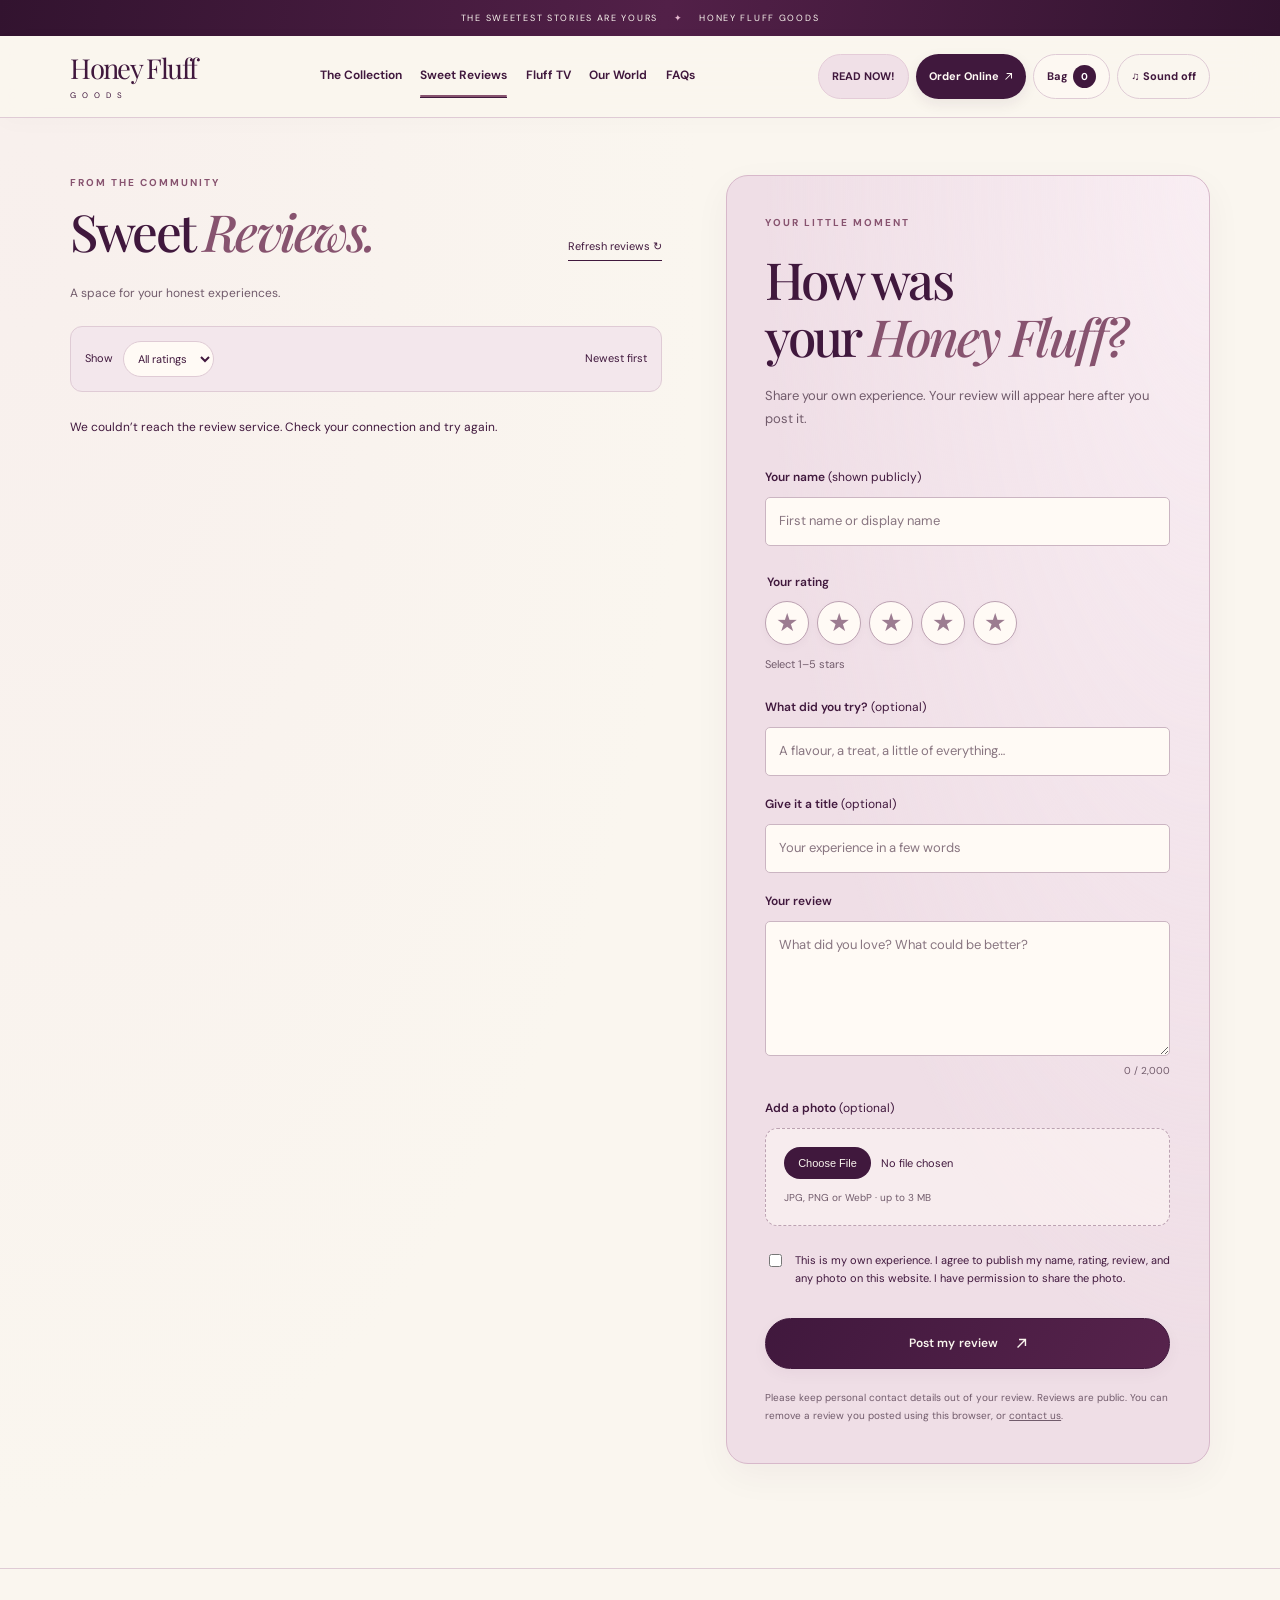
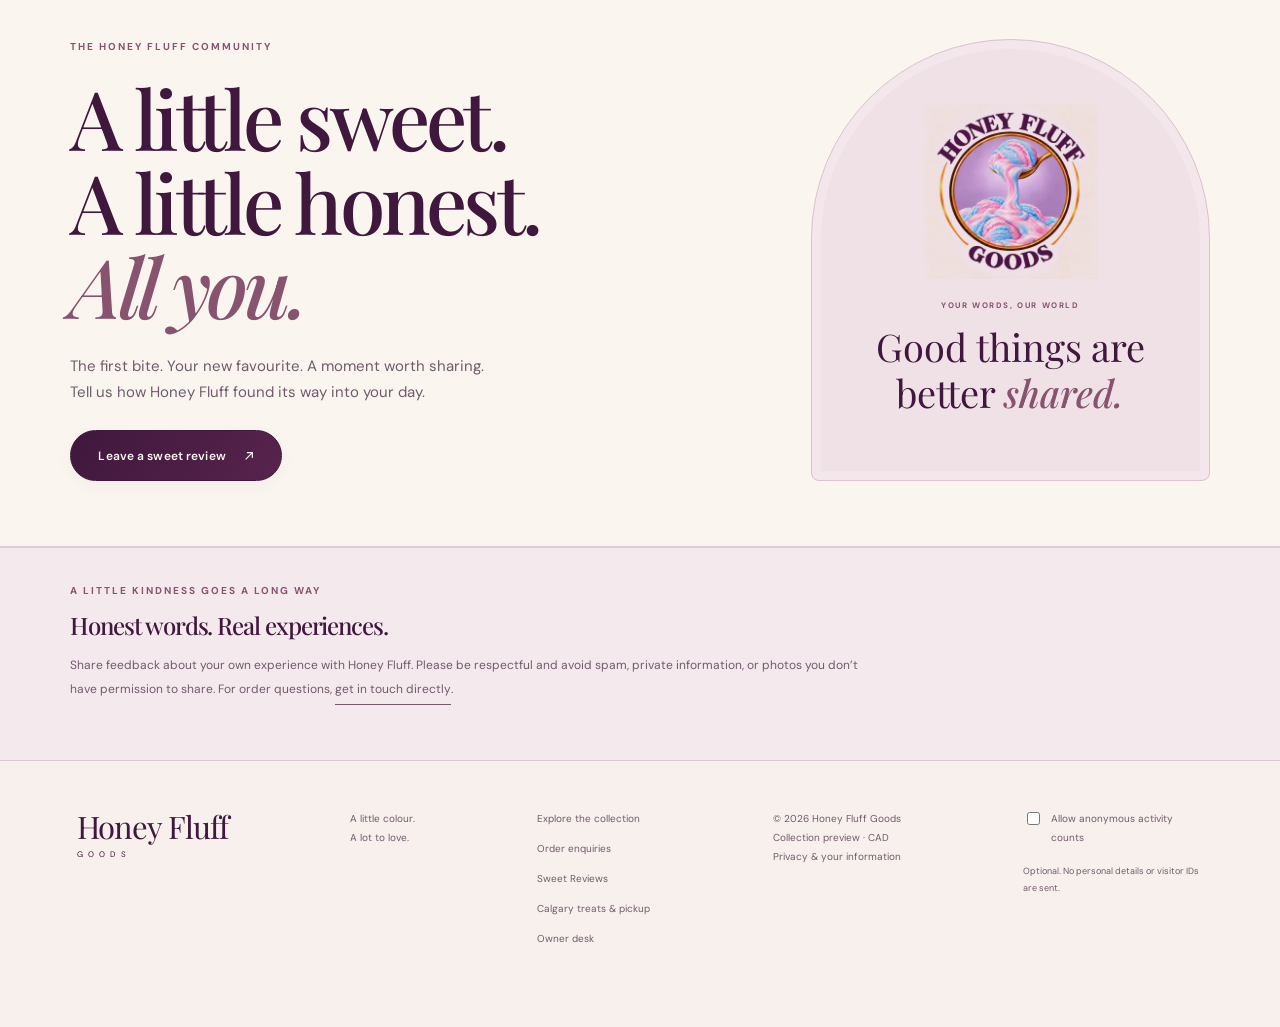
<file: reviews.html>
<!doctype html>
<html lang="en"><head><meta charset="utf-8"><meta name="viewport" content="width=device-width,initial-scale=1"><meta name="theme-color" content="#40183d"><meta name="description" content="Share your Honey Fluff experience, upload a photo, and read sweet reviews from our community."><title>Sweet Reviews — Honey Fluff Goods</title><link rel="icon" href="favicon.svg" type="image/svg+xml"><link rel="stylesheet" href="style.css?v=20261115-customer"><link rel="stylesheet" href="sweet-reviews.css?v=1"><script src="products.js" defer></script><script src="script.js?v=20261115-customer" defer></script><script src="sweet-reviews.js?v=1" defer></script><script src="customer-experience.js?v=20261115-customer" defer></script><link rel="canonical" href="https://ffcanoreply8-hash.github.io/HONEY-FLUFF-GOODS/reviews.html"><link rel="stylesheet" href="customer-experience.css?v=20261115-customer"></head>
<body data-page="reviews"><a class="skip" href="#main">Skip to content</a><div class="announcement">THE SWEETEST STORIES ARE YOURS <span>✦</span> HONEY FLUFF GOODS</div><header id="header" class="site-header">
  <a class="wordmark" href="index.html" aria-label="Honey Fluff Goods home">Honey Fluff<span>G O O D S</span></a>
  <button id="menu" class="menu" type="button" aria-expanded="false" aria-controls="navigation">Menu <span aria-hidden="true">☰</span></button>
  <nav id="navigation" aria-label="Main navigation">
    <a href="index.html#collection">The Collection</a>
    <a href="reviews.html" aria-current="page">Sweet Reviews</a>
    <a href="fluff-tv.html">Fluff TV</a>
    <a href="index.html#story">Our World</a>
    <a href="index.html#questions">FAQs</a>
  </nav>
  <div class="header-actions">
    <a class="read-now-link" href="read-now.html">READ NOW!</a>
    <a class="order-link" href="order.html">Order Online <span class="arrow-icon" aria-hidden="true"></span></a>
    <button class="bag-button" type="button" data-bag-open aria-label="Open shopping bag">Bag <span data-cart-count>0</span></button>
  </div>
</header>
<main id="main" tabindex="-1">
<section class="section reviews-layout" aria-label="Read and share reviews">
<div class="review-feed"><div class="review-feed-head"><div><p class="eyebrow">FROM THE COMMUNITY</p><h2>Sweet <em>Reviews.</em></h2></div><button class="text-button" id="refreshReviews" type="button">Refresh reviews ↻</button></div><p class="review-summary" id="reviewSummary">A space for your honest experiences.</p><div class="review-feed-tools"><label for="reviewFilter">Show <select id="reviewFilter"><option value="all">All ratings</option><option value="5">5 stars</option><option value="4">4 stars</option><option value="3">3 stars</option><option value="2">2 stars</option><option value="1">1 star</option></select></label><span>Newest first</span></div><p id="reviewsStatus" role="status">Loading community reviews…</p><div id="reviewList" class="review-list" aria-label="Customer reviews"></div><div id="reviewEmpty" class="review-empty" hidden><span aria-hidden="true">✧</span><h3>The first story could be yours.</h3><p>No reviews yet. Share an honest experience to start the conversation.</p><a class="text-link" href="#write-review">Write the first review</a></div><button class="outline-button" id="loadReviews" type="button" hidden>Read more reviews ↓</button></div>
<aside class="review-form-panel" id="write-review"><p class="eyebrow">YOUR LITTLE MOMENT</p><h2>How was<br>your <em>Honey Fluff?</em></h2><p class="form-intro">Share your own experience. Your review will appear here after you post it.</p><form id="publicReviewForm">
<label for="reviewName">Your name <span>(shown publicly)</span></label><input id="reviewName" name="name" autocomplete="given-name" maxlength="60" required placeholder="First name or display name">
<fieldset class="review-rating"><legend>Your rating</legend><div class="rating-options"><label class="rating-choice"><input type="radio" name="rating" value="1" required><span aria-hidden="true">★</span><span class="sr-only">1 star</span></label><label class="rating-choice"><input type="radio" name="rating" value="2" required><span aria-hidden="true">★</span><span class="sr-only">2 stars</span></label><label class="rating-choice"><input type="radio" name="rating" value="3" required><span aria-hidden="true">★</span><span class="sr-only">3 stars</span></label><label class="rating-choice"><input type="radio" name="rating" value="4" required><span aria-hidden="true">★</span><span class="sr-only">4 stars</span></label><label class="rating-choice"><input type="radio" name="rating" value="5" required><span aria-hidden="true">★</span><span class="sr-only">5 stars</span></label></div><p id="ratingCaption">Select 1–5 stars</p></fieldset>
<label for="reviewProduct">What did you try? <span>(optional)</span></label><input id="reviewProduct" name="product" maxlength="100" placeholder="A flavour, a treat, a little of everything…" list="reviewProducts"><datalist id="reviewProducts"></datalist>
<label for="reviewTitle">Give it a title <span>(optional)</span></label><input id="reviewTitle" name="title" maxlength="100" placeholder="Your experience in a few words">
<label for="reviewMessage">Your review</label><textarea id="reviewMessage" name="message" rows="5" minlength="10" maxlength="2000" required placeholder="What did you love? What could be better?"></textarea><p class="review-counter"><span id="reviewCharacters">0</span> / 2,000</p>
<label for="reviewPhoto">Add a photo <span>(optional)</span></label><div class="photo-upload"><input id="reviewPhoto" name="photo" type="file" accept="image/jpeg,image/png,image/webp" aria-describedby="photoHelp"><p id="photoHelp">JPG, PNG or WebP · up to 3 MB</p><div id="photoPreview" hidden><img id="photoPreviewImage" alt="Your selected review photo"><button class="text-button" id="removePhoto" type="button">Remove photo</button></div></div>
<div class="review-honeypot" aria-hidden="true"><label for="reviewWebsite">Leave this empty</label><input id="reviewWebsite" name="website" tabindex="-1" autocomplete="off"></div>
<label class="check-label review-consent"><input type="checkbox" name="consent" value="yes" required><span>This is my own experience. I agree to publish my name, rating, review, and any photo on this website. I have permission to share the photo.</span></label>
<button class="button" id="postReview" type="submit">Post my review <span class="arrow-icon" aria-hidden="true"></span></button><p id="reviewFormStatus" role="status" aria-live="polite"></p><p class="review-privacy">Please keep personal contact details out of your review. Reviews are public. You can remove a review you posted using this browser, or <a href="mailto:sonnyzadeh219@gmail.com">contact us</a>.</p>
</form><noscript><p>Please enable JavaScript to load and submit reviews.</p></noscript></aside>
</section>
<section class="review-hero section"><div><p class="eyebrow">THE HONEY FLUFF COMMUNITY</p><h1>A little sweet.<br>A little honest.<br><em>All you.</em></h1><p class="review-lead">The first bite. Your new favourite. A moment worth sharing.<br>Tell us how Honey Fluff found its way into your day.</p><a class="button" href="#write-review">Leave a sweet review <span class="arrow-icon" aria-hidden="true"></span></a></div><aside class="review-hero-aside"><img src="images/brand-logo.webp" width="260" height="260" alt="Honey Fluff Goods"><p class="eyebrow">YOUR WORDS, OUR WORLD</p><p>Good things are <br>better <em>shared.</em></p></aside></section>
<section class="section review-note"><p class="eyebrow">A LITTLE KINDNESS GOES A LONG WAY</p><h3>Honest words. Real experiences.</h3><p>Share feedback about your own experience with Honey Fluff. Please be respectful and avoid spam, private information, or photos you don’t have permission to share. For order questions, <a class="text-link" href="mailto:sonnyzadeh219@gmail.com">get in touch directly</a>.</p></section>
</main><footer class="site-footer"><a class="wordmark" href="index.html" aria-label="Honey Fluff Goods home">Honey Fluff<span>G O O D S</span></a><p>A little colour.<br>A lot to love.</p><div><a href="index.html#collection">Explore the collection</a><a href="order.html">Order enquiries</a><a href="reviews.html">Sweet Reviews</a><a href="calgary.html">Calgary treats &amp; pickup</a><a href="https://honey-fluff-sweet-reviews.valiantblimp.chatgpt.site/admin">Owner desk</a><div class="social-links" data-social-links></div></div><small>© <span id="year"></span> Honey Fluff Goods<br>Collection preview · CAD<br><a href="index.html#privacy">Privacy &amp; your information</a></small></footer><dialog id="bagDialog" class="bag-drawer" aria-labelledby="bagTitle"><button class="dialog-close" data-close="bagDialog" aria-label="Close shopping bag">×</button><p class="eyebrow">YOUR SWEET SHORTLIST</p><h2 id="bagTitle">A bag of <em>happy.</em></h2><div id="drawerItems" class="bag-lines"></div><div class="drawer-bottom"><div class="basket-total"><span>Product subtotal</span><strong data-subtotal>$0.00</strong></div><p class="small-note">CAD estimate. Taxes and delivery confirmed separately. Nothing is charged or reserved.</p><a class="button" href="order.html#basket" id="drawerContinue">Review your enquiry <span class="arrow-icon" aria-hidden="true"></span></a><button class="text-button" data-close="bagDialog">Keep exploring</button></div></dialog>
<dialog id="launchDialog" class="launch-dialog" aria-labelledby="launchTitle"><button class="dialog-close" data-close="launchDialog" aria-label="Close launch updates">×</button><div class="launch-mark" aria-hidden="true">✳</div><p class="eyebrow">LET’S STAY IN THE LOOP</p><h2 id="launchTitle">First in line.<br><em>For little joys.</em></h2><p>Opening news. New flavours. A note when something sweet is ready.</p><form id="launchForm"><div class="form-trap" aria-hidden="true"><label>Leave empty<input name="website" tabindex="-1" autocomplete="off"></label></div><label for="launchEmail">Your email address</label><input id="launchEmail" name="email" type="email" autocomplete="email" maxlength="254" placeholder="you@example.com" required><label class="check-label"><input name="consent" type="checkbox" required><span>I consent to launch news and early access by email. I can unsubscribe at any time by contacting Honey Fluff.</span></label><button class="button" type="submit">Join the launch list <span class="arrow-icon" aria-hidden="true"></span></button></form><p class="small-note">Your email is saved directly for launch news and early access. No purchase required. Unsubscribe by contacting Honey Fluff.</p><p id="launchStatus" role="status"></p><a id="launchEmailLink" class="outline-button" hidden>Open email app <span class="arrow-icon" aria-hidden="true"></span></a></dialog><div id="toast" class="toast" role="status"></div></body></html>
</file>
<file: style.css>
@import url('https://fonts.googleapis.com/css2?family=DM+Sans:wght@400;500;600;700&family=Playfair+Display:ital,wght@0,500;0,600;1,500;1,600&display=swap');
:root{--ink:#40183d;--cream:#faf7f0;--muted:#776976;--line:#e1d8db;--blush:#efdee4;--gold:#b68a50;--serif:'Playfair Display',Georgia,serif;--sans:'DM Sans',Arial,sans-serif}*{box-sizing:border-box}html{scroll-behavior:smooth;scroll-padding-top:110px}body{margin:0;background:var(--cream);color:var(--ink);font-family:var(--sans);font-size:14px;-webkit-font-smoothing:antialiased}button,input,select,textarea{font:inherit}button,a,input,select,textarea{-webkit-tap-highlight-color:transparent}button,a{touch-action:manipulation}button{color:inherit;cursor:pointer}button:disabled{cursor:not-allowed;opacity:.45}a{color:inherit;text-decoration:none}img{max-width:100%;display:block}h1,h2,h3,p{margin:0}h1,h2,h3{font-family:var(--serif);font-weight:500;letter-spacing:-.045em}h1{font-size:clamp(55px,6.3vw,96px);line-height:1.03}h2{font-size:clamp(36px,4.1vw,62px);line-height:1.12}h3{font-size:24px;line-height:1.2}em{font-weight:500;color:#99677f}p{line-height:1.75}button{background:none;border:0}input,textarea,select{color:var(--ink)}[hidden]{display:none!important}:focus-visible{outline:3px solid #a26d91;outline-offset:4px}.sr-only{position:absolute;width:1px;height:1px;padding:0;margin:-1px;overflow:hidden;clip:rect(0,0,0,0);white-space:nowrap;border:0}.skip{position:fixed;left:15px;top:-100px;z-index:2000;padding:15px;background:var(--ink);color:white}.skip:focus{top:15px}.section{padding:85px 6vw;max-width:1600px;margin:auto}.eyebrow{font-size:10px!important;letter-spacing:.19em!important;font-family:var(--sans)!important;text-transform:uppercase;font-weight:600;line-height:1.6!important;margin-bottom:20px}.small-note,.pack-size{font-size:11px;color:var(--muted);line-height:1.7}.announcement{background:var(--ink);color:var(--cream);font-size:9px;letter-spacing:.15em;text-align:center;padding:11px 20px}.announcement span{padding:0 20px;color:#dfbdcc}header{position:sticky;top:0;z-index:50;display:flex;align-items:center;justify-content:space-between;padding:22px 6vw;border-bottom:1px solid var(--line);background:rgba(250,247,240,.97);gap:22px}.wordmark{font:27px var(--serif);letter-spacing:-1px;line-height:1.1;white-space:nowrap}.wordmark span{display:block;font:8px var(--sans);letter-spacing:.2em;margin-top:6px}header nav{display:flex;gap:26px;font-size:11px}header nav a{padding:8px 0;border-bottom:1px solid transparent}header nav a:hover,header nav a[aria-current]{border-color:var(--ink)}.header-actions{display:flex;align-items:center;gap:20px;font-size:11px}.bag-button{display:flex;align-items:center;gap:8px}.bag-button span{background:var(--ink);color:white;display:grid;place-items:center;border-radius:50%;min-width:25px;height:25px;font-size:10px}.menu{display:none}.button,.outline-button{display:inline-flex;align-items:center;justify-content:center;gap:18px;background:var(--ink);color:var(--cream);border:1px solid var(--ink);border-radius:40px;padding:15px 25px;font:12px var(--sans);min-height:48px;transition:background .2s,transform .2s}.button:hover{background:#66335f;transform:translateY(-2px)}.outline-button{background:transparent;color:var(--ink)}.outline-button:hover{background:#efe5e9}.text-link,.text-button{font:12px var(--sans);border-bottom:1px solid currentColor;padding:5px 0;display:inline-block}.light{background:var(--cream);color:var(--ink);border-color:var(--cream)}.section-heading{display:flex;align-items:end;justify-content:space-between;gap:35px;margin-bottom:38px}.section-heading>p{max-width:360px;color:var(--muted);font-size:13px}.hero{display:grid;grid-template-columns:1fr 1.1fr;gap:4vw;align-items:center;padding-top:65px;padding-bottom:65px}.hero .intro{margin-top:27px;color:var(--muted);font-size:14px}.hero-actions{display:flex;align-items:center;gap:25px;margin-top:32px;flex-wrap:wrap}.hero-caption{margin-top:43px;font-size:10px;color:var(--muted)}.hero-visual{min-width:0}.hero-visual>img{width:100%;aspect-ratio:1.03;object-fit:cover;border-radius:160px 160px 5px 5px}.hero-visual-label{display:flex;justify-content:space-between;gap:10px;font-size:8px;letter-spacing:.12em;margin-top:17px}.brand-strip{border-top:1px solid var(--line);border-bottom:1px solid var(--line);display:flex;align-items:center;justify-content:space-evenly;gap:20px;padding:25px 6vw;font-size:10px;letter-spacing:.13em;text-transform:uppercase}.brand-strip i{font-size:19px;color:#ae7997}.category-grid{display:grid;grid-template-columns:repeat(6,minmax(0,1fr));gap:18px}.category-art{background:#f1ebe5;border-radius:90px 90px 4px 4px;overflow:hidden;aspect-ratio:.85;display:grid;place-items:center;position:relative}.category-art img{width:88%;height:88%;object-fit:contain;mix-blend-mode:multiply;transition:transform .4s}.category-tile:hover img{transform:scale(1.055)}.category-tile>span{display:flex;justify-content:space-between;margin-top:15px;font-size:13px}.category-tile b{font-weight:400}.category-tile small{display:block;margin-top:6px;font-size:9px;color:var(--muted)}.favourites-section{background:#f1e9e9;max-width:none}.products,.featured-grid{display:grid;grid-template-columns:repeat(3,minmax(0,1fr));gap:40px 25px}.featured-grid{grid-template-columns:repeat(4,minmax(0,1fr))}.card{min-width:0;position:relative}.card-visual{background:#fffdfa;border:1px solid #eee7e3;border-radius:5px;position:relative;overflow:hidden;aspect-ratio:1}.art-open{width:100%;height:100%;display:grid;place-items:center;padding:20px}.product-img{height:100%;width:100%;object-fit:contain;transition:transform .4s;mix-blend-mode:multiply}.art-open:hover .product-img{transform:scale(1.045)}.save{position:absolute;right:13px;top:13px;width:36px;height:36px;border:1px solid var(--line);background:var(--cream);border-radius:50%;font-size:21px;line-height:1}.save[aria-pressed=true]{background:var(--ink);color:white}.card-tag{position:absolute;top:14px;left:14px;background:#faf7f0e8;border-radius:15px;padding:6px 10px;font-size:8px;letter-spacing:.1em;text-transform:uppercase}.card-meta{font-size:8px;text-transform:uppercase;letter-spacing:.16em;color:var(--muted);margin:18px 0 8px}.card-title{display:flex;align-items:start;justify-content:space-between;gap:15px}.card h3{font-size:23px;line-height:1.25}.card-description{font-size:12px;color:var(--muted);margin-top:10px}.product-price-row{display:flex;align-items:center;justify-content:space-between;gap:10px;margin-top:17px}.product-price{font-size:14px;font-weight:600}.pack-size{display:block;font-size:9px;margin-top:4px}.add-button{font-size:11px;border-bottom:1px solid var(--ink);padding:7px 0;white-space:nowrap}.image-fallback{display:flex;align-items:center;justify-content:center;flex-direction:column;gap:15px;padding:25px;height:100%;width:100%;color:#8b6c84;text-align:center;font:24px var(--serif);background:linear-gradient(135deg,#f1e8ee,#f6efe1)}.image-fallback small{font:9px var(--sans);letter-spacing:.15em;text-transform:uppercase}.collection-tools{display:grid;gap:20px;margin-top:32px}.filters{display:flex;gap:7px;flex-wrap:wrap}.filters button{padding:10px 15px;border-radius:25px;border:1px solid var(--line);font-size:11px}.filters button.active{background:var(--ink);color:var(--cream);border-color:var(--ink)}.search-sort{display:flex;gap:12px}.search{flex:1}.search input,.sort select{height:43px;width:100%;border:1px solid var(--line);background:transparent;border-radius:4px;padding:11px 14px;font-size:11px}.sort select{min-width:150px}.saved-filter{border:1px solid var(--line);border-radius:4px;padding:10px 14px;font-size:11px}.saved-filter[aria-pressed=true]{background:var(--blush)}.saved-filter span{margin-left:8px}.listing-meta{display:flex;justify-content:space-between;font-size:10px;color:var(--muted);margin:21px 0}.preview-notice{display:flex;align-items:center;gap:20px;padding:17px 20px;border:1px solid var(--line);border-radius:4px;font-size:10px;background:#f5efef}.preview-notice strong{white-space:nowrap;font-weight:600}.preview-notice span{line-height:1.7;color:var(--muted)}.load-more{display:flex;margin:38px auto 0}.empty-state{padding:50px 20px;text-align:center;color:var(--muted)}.story{display:grid;grid-template-columns:1fr 1fr;gap:8vw;align-items:center}.story-art{border-radius:5px;background:#eee1e7;padding:45px}.story-art img{mix-blend-mode:multiply}.story p:not(.eyebrow){color:var(--muted);font-size:13px;margin-top:24px}.story .text-link{margin-top:25px}.occasion{background:var(--ink);color:var(--cream);position:relative;overflow:hidden;max-width:none}.occasion h2{font-size:clamp(45px,6vw,87px)}.occasion em{color:#d6afc5}.occasion .button{margin-top:30px}.occasion>span{position:absolute;right:9vw;top:35px;font-size:300px;color:#62345a;line-height:1}.info-grid{display:grid;grid-template-columns:repeat(3,minmax(0,1fr));gap:35px}.info-grid article{padding-top:25px;border-top:1px solid var(--line)}.info-grid p:not(.eyebrow){font-size:12px;color:var(--muted);margin-top:20px}.faq{display:grid;grid-template-columns:1fr 1.2fr;gap:8vw}.faq details{border-bottom:1px solid var(--line);padding:20px 0}.faq summary,.dialog-copy summary{list-style:none;cursor:pointer;display:flex;align-items:center;justify-content:space-between;font-size:13px;gap:20px}.faq summary::-webkit-details-marker,.dialog-copy summary::-webkit-details-marker{display:none}.faq summary:after,.dialog-copy summary:after{content:'+';font-size:20px;font-weight:400}details[open]>summary:after{content:'−'}.faq details p{font-size:12px;color:var(--muted);padding:15px 25px 0 0}.contact-band{display:flex;justify-content:space-between;align-items:center;gap:35px;background:#eddee4;max-width:none}.contact-band>div:last-child{display:grid;gap:20px;font-size:15px}.contact-band .text-button{justify-self:start}footer{padding:45px 6vw;display:flex;justify-content:space-between;align-items:start;gap:35px;border-top:1px solid var(--line)}footer p,footer small,footer>div{font-size:10px;color:var(--muted);line-height:1.9}footer>div{display:grid;gap:8px}.privacy-note{padding-top:25px;padding-bottom:35px;border-top:1px solid var(--line)}.privacy-note h3{font-size:18px}.privacy-note p{font-size:10px;color:var(--muted);margin-top:12px;max-width:1000px}.page-intro{padding-top:55px;padding-bottom:40px}.page-intro>p:not(.eyebrow){color:var(--muted);margin-top:25px}.page-intro .preview-notice{margin-top:30px}.order-steps{display:flex;gap:30px;margin-top:30px;font-size:11px}.order-steps b{font-size:9px;color:#a16f8e;margin-right:8px}.shop-section{padding-top:0}.shop-layout{display:grid;grid-template-columns:minmax(0,1fr) 310px;gap:40px;align-items:start}.shop-layout .products{grid-template-columns:repeat(2,minmax(0,1fr))}.basket{position:sticky;top:120px;padding:27px;border:1px solid var(--line);border-radius:5px;background:#f3ecee}.basket h2{font-size:36px}.basket .button{width:100%;margin:20px 0 12px}.basket-total{display:flex;justify-content:space-between;gap:20px;border-top:1px solid var(--line);padding-top:20px;margin-top:20px;font-size:12px}.basket .small-note{margin-top:15px}.cart-item{padding:20px 0;border-bottom:1px solid var(--line);display:grid;grid-template-columns:55px minmax(0,1fr);gap:12px}.cart-item img{width:55px;height:65px;object-fit:contain;mix-blend-mode:multiply}.cart-item h3{font-size:17px;letter-spacing:-.02em}.cart-item small{font-size:10px;color:var(--muted)}.cart-item-top{display:flex;justify-content:space-between;gap:8px}.cart-item-top strong{font-size:11px;white-space:nowrap}.quantity-controls{display:flex;align-items:center;gap:12px;margin-top:13px;font-size:11px;flex-wrap:wrap}.quantity-controls button{padding:5px;min-width:28px;min-height:28px;border:1px solid var(--line);border-radius:3px}.quantity-controls .remove-item{border:0;text-decoration:underline;font-size:9px}.empty-bag{font-size:12px;color:var(--muted);padding:30px 0}.checkout-grid{display:grid;grid-template-columns:1.1fr .9fr;gap:55px}.checkout-grid form{display:grid;gap:13px}.checkout-grid label,.launch-dialog label{font-size:11px}.checkout-grid input:not([type=checkbox]):not([type=radio]),.checkout-grid textarea,.launch-dialog input[type=email],.sr-form input:not([type=checkbox]),.sr-form textarea{width:100%;background:#fffdfa;border:1px solid #d7c7d1;border-radius:3px;padding:13px;margin-top:6px}.form-grid{display:grid;grid-template-columns:1fr 1fr;gap:17px}.checkout-grid fieldset{border:1px solid var(--line);padding:20px}.checkout-grid legend{font-size:12px}.checkout-grid fieldset label{margin-right:20px}.check-label{display:flex;align-items:flex-start;gap:10px;font-size:11px;line-height:1.6;margin:10px 0}.check-label input{flex-shrink:0;margin-top:3px;accent-color:var(--ink)}.summary-line{padding:16px 0;border-bottom:1px solid var(--line);display:flex;justify-content:space-between;gap:15px;font-size:12px}.summary-line small{display:block;font-size:10px;color:var(--muted)}#emailFallback{margin-top:25px}#emailFallback textarea{font-size:11px}.toast{position:fixed;bottom:25px;left:50%;transform:translate(-50%,20px);opacity:0;pointer-events:none;background:var(--ink);color:white;padding:15px 25px;border-radius:30px;z-index:300;max-width:90vw;font-size:12px;transition:opacity .2s,transform .2s}.toast.visible{opacity:1;transform:translate(-50%,0)}dialog{border:0;color:var(--ink);background:var(--cream);padding:0;border-radius:7px;max-height:90dvh;overscroll-behavior:contain}dialog::backdrop{background:#27112585;backdrop-filter:blur(4px)}body.modal-open{overflow:hidden}.dialog-close{position:absolute;right:16px;top:16px;font-size:25px;border:1px solid var(--line);border-radius:50%;width:37px;height:37px;background:var(--cream);z-index:2}.product-dialog{width:min(1060px,94vw);overflow:auto;padding:40px}.product-detail-grid{display:grid;grid-template-columns:1fr 1fr;gap:45px}.detail-image{background:#fffdfa;aspect-ratio:1;display:grid;place-items:center;padding:30px;overflow:hidden;border-radius:4px}.detail-image img{object-fit:contain;width:100%;height:100%;mix-blend-mode:multiply}.detail-image.zoomed{padding:0}.detail-image.zoomed img{object-fit:cover;transform:scale(1.35)}.gallery-controls{display:flex;gap:10px;margin-top:12px}.gallery-controls button{font-size:10px;border:1px solid var(--line);padding:10px 14px;border-radius:25px}.gallery-controls button[aria-pressed=true]{background:var(--ink);color:white}.image-caption{font-size:9px;color:var(--muted);margin-top:13px}.dialog-copy{padding-top:15px}.dialog-copy h2{font-size:42px}.dialog-copy>p:not(.eyebrow){margin-top:18px}.dialog-copy #dialogDescription{font-size:13px;color:var(--muted)}.detail-price{font-size:20px}.detail-purchase{display:flex;align-items:end;gap:10px;margin:25px 0}.qty-label{display:grid;gap:8px;font-size:10px}.qty-label input{width:63px;height:48px;border:1px solid var(--line);background:transparent;border-radius:4px;padding:10px}.save-detail{border:1px solid var(--line);height:48px;width:48px;border-radius:50%;font-size:23px}.dialog-copy details{padding:17px 0;border-bottom:1px solid var(--line)}.dialog-copy details p{font-size:12px;color:var(--muted);margin-top:14px}.detail-related{border-top:1px solid var(--line);margin-top:35px;padding-top:25px}.related-grid{display:grid;grid-template-columns:repeat(3,1fr);gap:15px;margin-top:20px}.related-product{text-align:left;display:flex;gap:12px;align-items:center;border:1px solid var(--line);border-radius:4px;padding:10px}.related-product img{width:55px;height:70px;object-fit:contain}.related-product span{font-size:11px}.related-product small{display:block;color:var(--muted);margin-top:7px}.bag-drawer{position:fixed;inset:0 0 0 auto;margin:0;width:min(460px,100vw);height:100dvh;max-height:100dvh;border-radius:0;padding:35px 30px;overflow:auto}.bag-drawer h2{font-size:37px;margin:28px 0}.bag-drawer .bag-lines{min-height:100px}.drawer-bottom{position:sticky;bottom:-35px;background:var(--cream);padding:5px 0 30px}.drawer-bottom .small-note{margin:14px 0}.drawer-bottom .button{width:100%}.drawer-bottom .text-button{display:block;margin:16px auto 0}.launch-dialog{width:min(520px,92vw);padding:45px;background:#f0e3e9}.launch-dialog h2{font-size:44px}.launch-dialog>p:not(.eyebrow){margin-top:18px;font-size:12px}.launch-dialog form{display:grid;gap:13px;margin-top:25px}.launch-mark{font-size:55px;color:#aa7395;margin-bottom:20px}.launch-dialog .outline-button{margin-top:15px}
@media(min-width:1600px){.section{padding-left:96px;padding-right:96px}}@media(max-width:1100px){header{padding:20px 4vw;gap:15px}header nav{gap:15px}.header-actions{gap:12px}.hero{gap:25px}.hero h1{font-size:63px}.featured-grid{grid-template-columns:repeat(2,1fr)}.category-grid{grid-template-columns:repeat(3,1fr)}.category-art{aspect-ratio:1.2}.shop-layout{grid-template-columns:minmax(0,1fr) 280px;gap:25px}.search-sort{flex-wrap:wrap}.search{min-width:150px}.product-detail-grid{gap:25px}.dialog-copy h2{font-size:34px}.occasion>span{right:2vw;font-size:220px}}
@media(max-width:760px){html{scroll-padding-top:90px}.section{padding:50px 5vw}header{padding:17px 5vw;flex-wrap:wrap}.wordmark{font-size:23px}.header-actions{margin-left:auto}.order-link{display:none}.menu{display:block;font-size:11px;order:3;border:1px solid var(--line);padding:9px 12px;border-radius:20px}header nav{display:none;order:4;width:100%;flex-direction:column;gap:7px;border-top:1px solid var(--line);padding-top:15px}header nav.open{display:flex}.hero{grid-template-columns:1fr;padding-top:40px;gap:35px}.hero h1{font-size:clamp(53px,11vw,78px)}.hero-caption{margin-top:25px}.hero-visual>img{aspect-ratio:1.2;border-radius:100px 100px 4px 4px}.hero-visual-label{font-size:7px}.brand-strip{padding:20px 5vw;gap:18px;overflow:auto;justify-content:flex-start;white-space:nowrap;font-size:8px}.section-heading{align-items:start;flex-direction:column;gap:20px;margin-bottom:27px}.section-heading>p{font-size:12px}.category-grid{gap:25px 13px}.category-art{border-radius:50px 50px 3px 3px;aspect-ratio:.9}.category-art img{width:95%;height:95%}.category-tile>span{font-size:11px}.category-tile small{font-size:8px}.products,.featured-grid{grid-template-columns:repeat(2,minmax(0,1fr));gap:30px 14px}.card h3{font-size:20px}.card-description{font-size:11px}.art-open{padding:10px}.card-tag{top:8px;left:8px;font-size:7px;padding:5px 7px}.save{right:8px;top:8px;width:30px;height:30px;font-size:18px}.product-price-row{align-items:start;flex-direction:column;gap:6px}.pack-size{font-size:8px}.preview-notice{align-items:start;flex-direction:column;gap:7px;padding:15px}.filters{flex-wrap:nowrap;overflow:auto;padding-bottom:5px}.filters button{white-space:nowrap;font-size:10px;padding:9px 12px}.search-sort{gap:8px}.search input,.sort select{font-size:10px}.saved-filter{font-size:10px}.story{grid-template-columns:1fr;gap:35px}.story-art{padding:35px}.occasion>span{right:-45px;top:120px;font-size:190px;opacity:.45}.occasion h2,.occasion a{position:relative;z-index:1}.info-grid{grid-template-columns:1fr;gap:25px}.faq{grid-template-columns:1fr;gap:25px}.contact-band{flex-direction:column;align-items:start;gap:30px}.contact-band>div:last-child{font-size:13px}footer{padding:35px 5vw;display:grid;grid-template-columns:1fr 1fr;gap:30px}.shop-layout{grid-template-columns:1fr}.basket{position:static;padding:25px}.shop-section{padding-top:10px}.shop-layout .products{grid-template-columns:repeat(2,minmax(0,1fr))}.checkout-grid{grid-template-columns:1fr;gap:35px}.form-grid{grid-template-columns:1fr}.page-intro h1{font-size:60px}.order-steps{gap:15px;font-size:9px}.product-dialog{padding:25px 20px;width:96vw}.product-detail-grid{grid-template-columns:1fr;gap:10px}.detail-image{aspect-ratio:1.2;padding:25px}.dialog-copy h2{font-size:36px}.dialog-copy .eyebrow{margin-bottom:10px}.detail-purchase{flex-wrap:wrap}.related-grid{grid-template-columns:1fr}.related-product img{height:55px}.launch-dialog{padding:40px 25px}.launch-dialog h2{font-size:36px}.bag-drawer{padding:35px 22px}.privacy-note{padding-top:25px;padding-bottom:25px}}
@media(prefers-reduced-motion:reduce){html{scroll-behavior:auto}*,*:before,*:after{animation:none!important;transition:none!important}.button:hover,.art-open:hover .product-img,.category-tile:hover img{transform:none}}

/* Editorial review page */
.sr-page{--ink:#40183d;--muted:#746775;--rule:#ded3d8;--pink:#f0dce4;--paper:#faf7f0;max-width:1440px;margin:auto;padding:0 6vw}
.sr-page a,.sr-header a,.sr-footer a{color:inherit;text-decoration:none}
.sr-page h1,.sr-page h2,.sr-page h3,.sr-page p{margin:0}
.sr-page h1,.sr-page h2,.sr-page h3{font-family:Georgia,'Times New Roman',serif;font-weight:400;letter-spacing:-.045em}
.sr-page h1{font-size:clamp(60px,7.5vw,112px);line-height:.98;max-width:750px}
.sr-page h2{font-size:clamp(38px,4.2vw,62px);line-height:1.06}
.sr-page h3{font-size:29px;line-height:1.15}
.sr-page em{font-weight:400;color:#965d7f}
.sr-kicker{text-transform:uppercase;letter-spacing:.2em;font-size:10px;font-weight:700;line-height:1.7}
.sr-copy{color:var(--muted);font-size:15px;line-height:1.8}
.sr-header{max-width:1440px;margin:auto;padding:25px 6vw;display:flex;align-items:center;justify-content:space-between;gap:25px;border-bottom:1px solid #ded3d8;color:#40183d}
.sr-brand{font-family:Georgia,serif;font-size:28px;letter-spacing:-1px;line-height:1}.sr-brand span{display:block;font:9px Arial,sans-serif;letter-spacing:.38em;margin-top:7px}
.sr-header nav{display:flex;align-items:center;gap:25px;font-size:12px}.sr-header nav a{padding:9px 0}.sr-header nav a[aria-current]{border-bottom:1px solid currentColor}
.sr-header nav .sr-nav-order{border:1px solid #40183d;border-radius:30px;padding:12px 18px}.sr-menu{display:none;background:none;border:1px solid #ded3d8;color:inherit;padding:10px 15px;border-radius:25px}
.sr-topline{display:flex;justify-content:space-between;gap:20px;padding:25px 0;color:var(--muted);border-bottom:1px solid var(--rule);font-size:10px;letter-spacing:.14em;text-transform:uppercase}
.sr-hero{display:grid;grid-template-columns:1.4fr .6fr;gap:6vw;padding:72px 0 65px;align-items:end}.sr-hero .sr-kicker{margin-bottom:25px}.sr-hero-aside{padding:0 0 5px 24px;border-left:1px solid var(--rule)}.sr-hero-aside .sr-copy{margin:20px 0 25px}
.sr-button{display:inline-flex;justify-content:center;align-items:center;gap:30px;min-height:49px;border:1px solid var(--ink);border-radius:40px;padding:14px 24px;font:12px Arial,sans-serif;cursor:pointer;background:var(--ink);color:white!important}.sr-button-light{color:var(--ink)!important;background:transparent}.sr-button:hover{background:#673361;color:white!important}
.sr-gallery-head{border-top:1px solid var(--rule);display:flex;align-items:center;justify-content:space-between;padding:23px 0;gap:20px}.sr-gallery-head small{color:var(--muted);font-size:11px}
.sr-gallery{display:grid;grid-template-columns:1.35fr 1fr 1fr;gap:20px;padding-bottom:65px}.sr-moment{margin:0!important;min-width:0}.sr-picture{position:relative;overflow:hidden;background:linear-gradient(140deg,#e8d7e4,#f0e5d9);height:330px;border-radius:4px}.sr-moment:first-child .sr-picture{height:420px}.sr-moment:nth-child(2){padding-top:50px}.sr-moment:nth-child(3){padding-top:100px}.sr-moment:nth-child(2) .sr-picture{background:linear-gradient(140deg,#e4e9d8,#f3e5d1)}.sr-moment:nth-child(3) .sr-picture{background:linear-gradient(140deg,#e4e2ee,#dce9ed)}
.sr-picture img{display:block;width:100%;height:100%;object-fit:cover;position:relative;z-index:1;transition:transform .5s}.sr-picture:hover img{transform:scale(1.035)}
.sr-art{position:absolute;inset:0;display:flex;flex-direction:column;align-items:center;justify-content:center;text-align:center;padding:20px;color:#744b6b}.sr-art b{font:italic 64px Georgia,serif;letter-spacing:-4px}.sr-art span{font-size:9px;letter-spacing:.2em;text-transform:uppercase;margin-top:20px}.sr-moment figcaption{padding:19px 0;border-bottom:1px solid var(--rule)}.sr-moment figcaption .sr-kicker{font-size:9px;color:var(--muted);margin-bottom:11px}.sr-moment figcaption p:last-child{margin-top:10px;font-size:12px;line-height:1.7;color:var(--muted)}
.sr-stories{border-top:1px solid var(--rule);padding:48px 0 65px;display:grid;grid-template-columns:1fr 1fr;gap:8vw}.sr-stories .sr-kicker{margin-bottom:20px}.sr-empty{border:1px solid var(--rule);padding:35px;border-radius:4px;background:#f6f0ef}.sr-empty p{margin:16px 0 22px!important}.sr-textlink{font-size:12px;border-bottom:1px solid currentColor;padding-bottom:5px}
.sr-form-section{background:#ecdde4;border-radius:5px;display:grid;grid-template-columns:1fr 1fr;gap:7vw;padding:55px;margin-bottom:65px}.sr-form-section .sr-copy{margin:23px 0}.sr-form-note{font-size:11px;line-height:1.7;color:var(--muted);max-width:330px}.sr-form{display:grid;gap:17px;min-width:0}.sr-field{display:grid;gap:8px}.sr-field label{font-size:11px;font-weight:700;letter-spacing:.04em}.sr-form input,.sr-form textarea{width:100%;border:1px solid #c6b1c0;border-radius:3px;background:#fcf9f5;color:var(--ink);font:14px Arial,sans-serif;padding:13px;box-sizing:border-box}.sr-form textarea{min-height:115px;resize:vertical}.sr-consent{display:flex;align-items:flex-start;gap:10px;font-size:11px;line-height:1.6}.sr-consent input{width:16px;height:16px;margin:1px 0;flex-shrink:0;accent-color:#4b174b}.sr-form .sr-button{justify-self:start}.sr-ready{font-size:12px;line-height:1.7;margin:0}.sr-ready[hidden]{display:none}
.sr-end{display:flex;align-items:center;justify-content:space-between;gap:30px;border-top:1px solid var(--rule);padding:35px 0 50px}.sr-end p{font-size:14px;color:var(--muted);margin-top:10px}
.sr-footer{border-top:1px solid #ded3d8;max-width:1440px;margin:auto;padding:32px 6vw 80px;display:flex;align-items:center;justify-content:space-between;gap:25px;font-size:11px;color:#746775}.sr-footer .sr-brand{color:#40183d;font-size:23px}.sr-footer small{font-size:10px;line-height:1.7}
.sr-page :focus-visible,.sr-header :focus-visible,.sr-footer :focus-visible{outline:3px solid #a36b91;outline-offset:5px}
@media(min-width:1600px){.sr-page,.sr-header,.sr-footer{padding-left:86px;padding-right:86px}}
@media(max-width:960px){.sr-header nav{gap:15px}.sr-header nav a:nth-child(3),.sr-header nav a:nth-child(4){display:none}.sr-hero{grid-template-columns:1.2fr .8fr;gap:30px}.sr-picture{height:260px}.sr-moment:first-child .sr-picture{height:350px}.sr-form-section{padding:35px;gap:30px}}
@media(max-width:680px){.sr-header{flex-wrap:wrap;padding-top:20px;padding-bottom:20px}.sr-menu{display:block}.sr-header nav{display:none;width:100%;flex-direction:column;align-items:flex-start;gap:8px;padding-top:15px}.sr-header nav.open{display:flex}.sr-header nav a:nth-child(3),.sr-header nav a:nth-child(4){display:block}.sr-topline{font-size:8px}.sr-hero{grid-template-columns:1fr;padding:43px 0;gap:30px}.sr-hero-aside{padding-left:18px}.sr-gallery-head{align-items:flex-start;flex-direction:column;gap:7px}.sr-gallery{grid-template-columns:1fr;gap:28px;padding-bottom:40px}.sr-moment:nth-child(n){padding-top:0}.sr-moment:nth-child(n) .sr-picture{height:auto;aspect-ratio:4/3}.sr-stories{grid-template-columns:1fr;gap:28px;padding:35px 0}.sr-empty{padding:25px}.sr-form-section{grid-template-columns:1fr;padding:25px;margin-bottom:40px}.sr-end{align-items:flex-start;flex-direction:column}.sr-footer{align-items:flex-start;flex-direction:column}.sr-page h1{font-size:65px}}
@media(prefers-reduced-motion:reduce){.sr-picture img{transition:none}.sr-picture:hover img{transform:none}}

.sr-page.section{padding-top:0;padding-bottom:0}.sr-page{--ink:#40183d;--muted:#776976;--rule:#e1d8db}.sr-page h1,.sr-page h2,.sr-page h3{font-family:var(--serif)}
/* Keep intrinsic HTML image dimensions from stretching responsive layouts. */
img{height:auto}.hero-visual>img{height:auto;aspect-ratio:1.25;object-fit:cover}.story-art img{width:100%;height:auto}.product-img{height:100%}.category-art img{height:88%}.detail-image img{height:100%}.cart-item img{height:65px}.related-product img{height:70px}.sr-picture img{height:100%}
@media(max-width:760px){.hero-visual>img{aspect-ratio:1.35}.related-product img{height:55px}}

html{scroll-behavior:auto}


/* The desktop order button moves into the menu on narrow screens. */
.mobile-order-link { display: none; }
@media (max-width: 760px) {
  .mobile-order-link { display: block; }
  .checkout-grid > * { min-width: 0; }
}
.sr-draft textarea { display: block; margin-bottom: 12px; }

.site-sound {
  flex: 0 0 auto;
  min-height: 36px;
  padding: 6px 10px;
  border: 1px solid var(--line);
  border-radius: 999px;
  background: var(--cream);
  color: var(--ink);
  font-size: 11px;
  font-weight: 700;
  white-space: nowrap;
}
.site-sound:hover,
.site-sound[aria-pressed="true"] { background: var(--blush); }
@media (max-width: 760px) {
  .header-actions:has(.site-sound) { flex-wrap: wrap; }
}
@media (max-width: 480px) {
  .fund-top:has(.site-sound) { flex-wrap: wrap; }
}

/* Honey Fluff editorial styling */
:root {
  --ink: #40183d;
  --cream: #faf6ef;
  --paper: #fffaf4;
  --muted: #695566;
  --blush: #f0dfe7;
  --line: #e2d1da;
  --rose: #80516d;
  --gold: #ae834e;
  --gutter: clamp(22px, 5.5vw, 90px);
  --frame: 1440px;
}
body { font-size: 15px; }
em { color: var(--rose); }
h1, h2 { text-wrap: balance; }
.section {
  max-width: var(--frame);
  padding-inline: var(--gutter);
}
.eyebrow, .sr-kicker { letter-spacing: .17em; }
.announcement { padding: 9px 14px; font-size: 10px; }
.announcement span { padding-inline: 12px; }
:focus-visible { outline: 3px solid #884d76; outline-offset: 3px; }
html { scroll-padding-top: 105px; }
.site-header {
  display: grid;
  grid-template-columns: auto minmax(0, 1fr) auto;
  align-items: center;
  gap: clamp(14px, 2vw, 34px);
  padding: 13px max(var(--gutter), calc((100% - var(--frame)) / 2 + var(--gutter)));
  background: #faf6eff9;
  border-color: var(--line);
}
.site-header .wordmark { font-size: clamp(22px, 2.15vw, 31px); }
.site-header nav {
  justify-self: center;
  align-items: center;
  gap: clamp(10px, 1.45vw, 24px);
  font-size: 12px;
  font-weight: 650;
}
.site-header nav a { display: flex; align-items: center; min-height: 42px; white-space: nowrap; }
.site-header .header-actions { margin: 0; gap: 7px; flex-wrap: nowrap; }
.site-header .header-actions > * {
  min-height: 42px;
  display: inline-flex;
  justify-content: center;
  align-items: center;
  white-space: nowrap;
  gap: 5px;
  padding: 7px 10px;
  border-radius: 100px;
  font-size: 11px;
  font-weight: 700;
}
.site-header .read-now-link { border: 1px solid var(--line); background: var(--blush); }
.site-header .order-link { background: var(--ink); color: var(--paper); }
.site-header .order-link:hover { background: #602952; }
.site-header .site-sound { border: 1px solid var(--line); }
.site-header .bag-button { border: 1px solid var(--line); }
.site-header .bag-button span { min-width: 23px; height: 23px; }
.site-header .menu {
  display: none;
  min-height: 44px;
  border: 1px solid var(--line);
  border-radius: 100px;
  font-size: 12px;
  font-weight: 700;
  padding: 7px 13px;
}
.site-header .menu[aria-expanded="true"] { background: var(--blush); }

.hero {
  position: relative;
  grid-template-columns: minmax(0, .84fr) minmax(0, 1.16fr);
  gap: clamp(25px, 5vw, 76px);
  padding-block: clamp(48px, 7vw, 106px);
  border-bottom: 1px solid var(--line);
}
.hero h1 { font-size: clamp(51px, 5.65vw, 88px); line-height: 1.02; text-wrap: initial; }
.hero .eyebrow { margin-bottom: 22px; }
.hero .intro { margin-top: 22px; font-size: clamp(14px, 1.4vw, 17px); }
.hero-actions { gap: 17px 22px; margin-top: 27px; }
.hero .button { min-height: 48px; box-shadow: 0 6px 16px #40183d1a; }
.hero-caption { margin-top: 22px; font-size: 12px; }
.hero-launch {
  display: inline-flex;
  align-items: center;
  gap: 8px;
  min-height: 40px;
  font-size: 12px;
  color: var(--muted);
  text-decoration: underline;
  text-underline-offset: 3px;
}
.hero-launch span { width: 6px; height: 6px; border-radius: 50%; background: var(--gold); }
.hero-visual { margin: 0; padding: 11px; background: var(--paper); border: 1px solid var(--line); box-shadow: 0 16px 48px #40183d0d; }
.hero-plate { position: relative; background: #eee1d3; overflow: hidden; }
.hero-plate img { display: block; width: 100%; height: auto; aspect-ratio: 3 / 2; object-fit: contain; }
.plate-number {
  position: absolute;
  z-index: 1;
  top: 12px;
  left: 12px;
  display: flex;
  align-items: center;
  gap: 9px;
  padding: 6px 9px;
  background: #fffaf4f2;
  font-size: 9px;
  letter-spacing: .13em;
}
.plate-number b { border-left: 1px solid var(--line); padding-left: 8px; }
.hero-visual-label {
  margin: 0;
  padding: 11px 3px 2px;
  color: var(--muted);
  font-size: 10px;
  letter-spacing: .11em;
  text-transform: uppercase;
}

.categories-section { padding-block: clamp(48px, 6vw, 80px) clamp(30px, 4vw, 55px); }
.section-heading { margin-bottom: clamp(24px, 3vw, 39px); }
.category-grid { grid-template-columns: repeat(3, minmax(0, 1fr)); gap: 24px; }
.category-tile {
  padding: 10px 10px 17px;
  border: 1px solid var(--line);
  background: var(--paper);
  box-shadow: 0 2px 12px #40183d07;
  min-width: 0;
}
.category-art {
  isolation: isolate;
  aspect-ratio: 1.64;
  border-radius: 0;
  background: var(--category-tint, var(--blush));
}
.category-art[data-collection="ice-cream"] { --category-tint: #eedfee; }
.category-art[data-collection="chocolate"] { --category-tint: #f4e6d3; }
.category-art[data-collection="cookies"] { --category-tint: #f0ddd6; }
.category-art[data-collection="gummies"] { --category-tint: #f3dfe8; }
.category-art[data-collection="brownies"] { --category-tint: #e9dadb; }
.category-art[data-collection="drinks"] { --category-tint: #e6e5f0; }
.category-art img { width: 88%; height: 88%; position: absolute; }
.category-index { position: absolute; top: 9px; left: 10px; font-size: 10px; z-index: 1; color: var(--muted); letter-spacing: .13em; }
.category-tile > span { align-items: center; padding-inline: 4px; font-family: var(--serif); font-size: clamp(21px, 2.35vw, 32px); line-height: 1.1; margin-top: 13px; }
.category-tile b { font: 15px var(--sans); }
.category-tile small { padding-inline: 4px; margin-top: 8px; font-size: 11px; }
.category-tile:hover { border-color: #b58ca7; }
.spotlight-section { padding-block: 0 clamp(30px, 5vw, 72px); }
.spotlight {
  display: grid;
  grid-template-columns: minmax(0, .65fr) minmax(0, 1.35fr);
  align-items: center;
  gap: 0;
  background: #f3e6e8;
  border: 1px solid var(--line);
}
.spotlight-art { display: grid; place-items: center; background: #efe0ce; min-height: 300px; }
.spotlight-art img { width: 148px; height: 222px; object-fit: contain; mix-blend-mode: multiply; }
.spotlight-copy { padding: clamp(24px, 5vw, 65px); }
.spotlight-copy p:not(.eyebrow) { color: var(--muted); margin-block: 12px 20px; }
.spotlight-copy .outline-button { min-height: 44px; }

.favourites-section, .collection { border-top: 1px solid var(--line); }
.favourites-section { padding-top: clamp(42px, 5.5vw, 76px); }
.featured-grid { grid-template-columns: repeat(4, minmax(0, 1fr)); }
.products, .featured-grid { gap: clamp(12px, 2vw, 26px); }
.card {
  display: flex;
  flex-direction: column;
  padding: 10px;
  border: 1px solid var(--line);
  background: var(--paper);
  --card-tint: #f2e9e6;
}
.card[data-category="ice cream"], .card[data-category="drinks"] { --card-tint: #f0ebf5; }
.card[data-category="chocolate"], .card[data-category="brownies"] { --card-tint: #f2e9df; }
.card[data-category="cookies"], .card[data-category="gummies"] { --card-tint: #f5e8ec; }
.card-visual { background: var(--card-tint); border: 0; border-radius: 0; aspect-ratio: 1.14; }
.card-visual .art-open { padding: 13px 17px; }
.card-visual .product-img { max-height: 100%; }
.card-tag { top: 8px; left: 8px; color: var(--ink); }
.card .save { top: 8px; right: 8px; width: 42px; height: 42px; border: 1px solid var(--line); }
.card .save[aria-pressed="true"] { background: var(--ink); color: white; }
.card-meta { margin: 13px 5px 6px; font-size: 10px; }
.card-title { margin-inline: 5px; align-items: start; gap: 5px; }
.card-title h3 { font-size: clamp(20px, 2.05vw, 30px); }
.card-title button { flex: 0 0 36px; min-height: 36px; }
.card-description { margin: 5px 5px 14px; font-size: 13px; line-height: 1.55; }
.product-price-row { margin: auto 5px 2px; padding-top: 11px; border-top: 1px solid var(--line); }
.product-price { font-size: 15px; }
.card .add-button { min-height: 42px; border: 1px solid var(--line); border-radius: 100px; padding: 8px 12px; white-space: nowrap; }
.card .add-button:hover { color: white; background: var(--ink); border-color: var(--ink); }
.collection-tools { padding: clamp(12px, 2.5vw, 25px); background: #f3e8eb; border: 1px solid var(--line); gap: 14px; }
.filters { gap: 7px; flex-wrap: wrap; }
.filters button { background: var(--paper); min-height: 44px; font-size: 12px; }
.filters button.active { background: var(--ink); color: var(--paper); }
.search input, .sort select, .saved-filter { min-height: 46px; background: var(--paper); font-size: 13px; border-color: #cbb5c2; }
.saved-filter[aria-pressed="true"] { background: var(--ink); color: var(--paper); }
.listing-meta { margin-block: 18px; }
.listing-meta > * { font-size: 12px; }
.shop-layout { gap: clamp(18px, 3vw, 42px); }
.page-intro { background: #f3e7e9; border-bottom: 1px solid var(--line); margin-bottom: clamp(24px, 4vw, 46px); }
.order-steps { flex-wrap: wrap; font-size: 12px; }
.order-steps b { color: var(--rose); }
.basket, .checkout-section, .product-dialog, .bag-drawer { background: var(--paper); }
.basket { border: 1px solid var(--line); }
.checkout-section { border-block: 1px solid var(--line); }
.checkout-layout > *, .checkout-grid > *, .form-grid > * { min-width: 0; }
.product-dialog { max-height: calc(100dvh - 28px); border: 1px solid var(--line); }
.dialog-close { min-width: 44px; min-height: 44px; background: var(--paper); border: 1px solid var(--line); }
.detail-image { background: #f3e8ec; border: 1px solid var(--line); }
.dialog-copy h2 { font-size: clamp(35px, 4.7vw, 62px); }
.gallery-controls button, .quantity-controls button { min-height: 42px; }
.bag-drawer { border-left: 1px solid var(--line); box-shadow: -18px 0 60px #40183d23; }
.launch-dialog { background: var(--paper); }
.faq summary { min-height: 38px; }
.contact-band { max-width: none; border-top: 1px solid var(--line); }
.site-footer { background: var(--paper); }
.site-footer a:hover { text-decoration: underline; text-underline-offset: 4px; }

.sr-page { padding-inline: var(--gutter); }
.sr-hero { padding-block: clamp(36px, 6vw, 82px); }
.sr-page .sr-hero h1 { font-size: clamp(47px, 7.35vw, 106px); text-wrap: initial; }
.sr-gallery-head { align-items: baseline; }
.sr-page .sr-gallery-title { font-family: var(--serif); font-size: clamp(27px, 3.4vw, 48px); letter-spacing: -.035em; }
.sr-page .sr-review-grid { grid-template-columns: repeat(2, minmax(0, 1fr)); gap: 28px; }
.sr-page .sr-review-card { background: var(--paper); border: 1px solid var(--line); padding: clamp(8px, 1.3vw, 16px); }
.sr-page .sr-review-card .sr-picture { aspect-ratio: 5 / 4; border-radius: 0; background: #f1e6ea; }
.sr-page .sr-review-card .sr-picture img { padding: clamp(4px, .8vw, 12px); }
.sr-page .sr-review-box { border: 0; border-top: 1px solid var(--line); border-radius: 0; background: transparent; min-height: 84px; padding: 12px 3px 3px; }
.sr-form-section, .sr-empty { border: 1px solid var(--line); border-radius: 0; }
.sr-form-section { background: #f2e4e9; }

.funding-page .funding-hero { gap: clamp(25px, 5vw, 80px); }
.funding-page .funding-contact { background: #f2e4e9; border: 1px solid var(--line); border-radius: 0; box-shadow: 0 12px 30px #40183d0b; }
.funding-page .funding-note { background: var(--paper); border-block: 1px solid var(--line); padding-inline: clamp(18px, 4vw, 48px); }
.fund-page .fund-top, .fund-page .fund-main { width: min(1200px, calc(100% - 2 * var(--gutter))); }
.fund-page .fund-top { background: var(--cream); }
.fund-page .fund-main { grid-template-columns: minmax(0, .9fr) minmax(0, 1.1fr); }
.fund-page .fund-form { border-radius: 0; background: #f3e7eb; box-shadow: 0 12px 30px #40183d0b; }
.fund-page .fund-field input, .fund-page .fund-field select, .fund-page .fund-field textarea { min-height: 44px; }
.ft-page .ft-hero, .ft-page .ft-owner { border-radius: 0; }
.ft-page .ft-hero { background: #f3e3eb; }

@media (max-width: 1080px) {
  .site-header { grid-template-columns: auto minmax(0, 1fr) auto; }
  .site-header .header-actions { justify-self: end; grid-column: 2; grid-row: 1; }
  .site-header .menu { display: inline-flex; align-items: center; gap: 6px; grid-column: 3; grid-row: 1; }
  .site-header nav {
    display: none;
    grid-column: 1 / -1;
    width: 100%;
    border-top: 1px solid var(--line);
    padding: 7px 0 0;
    flex-wrap: wrap;
  }
  .site-header nav.open { display: flex; }
  .site-header nav a { min-height: 44px; padding-inline: 8px; }
  .hero { gap: 24px; }
  .featured-grid { grid-template-columns: repeat(2, minmax(0, 1fr)); }
}
@media (max-width: 860px) {
  .shop-layout { grid-template-columns: 1fr; }
  .basket { position: static; }
  .search-sort { display: grid; grid-template-columns: minmax(0, 1fr) minmax(0, auto) auto; }
  .search { min-width: 0; }
  .sort select { min-width: 0; }
}
@media (max-width: 720px) {
  :root { --gutter: clamp(15px, 4.6vw, 28px); }
  html { scroll-padding-top: 128px; }
  .site-header { grid-template-columns: minmax(0, 1fr) auto; gap: 7px; padding-block: 8px; }
  .site-header .header-actions { grid-column: 1 / -1; grid-row: 2; justify-self: stretch; justify-content: space-between; gap: 4px; }
  .site-header .header-actions > * { min-height: 44px; padding-inline: clamp(7px, 2.15vw, 13px); }
  .site-header .menu { grid-column: 2; }
  .site-header nav.open { display: grid; grid-template-columns: repeat(2, minmax(0, 1fr)); gap: 2px 7px; }
  .site-header nav a { white-space: normal; }
  .hero { grid-template-columns: minmax(0, 1fr); padding-block: 34px 30px; gap: 20px; }
  .hero h1 { font-size: clamp(45px, 10.9vw, 70px); }
  .hero-caption { margin-top: 15px; }
  .hero-visual { padding: 7px; }
  .hero-visual-label { font-size: 9px; }
  .category-grid { grid-template-columns: repeat(2, minmax(0, 1fr)); gap: 11px; }
  .category-art { aspect-ratio: 1.15; }
  .category-tile { padding: 6px 6px 13px; }
  .category-tile > span { font-size: clamp(20px, 5.5vw, 30px); }
  .category-index { top: 5px; left: 5px; }
  .spotlight { grid-template-columns: minmax(0, .8fr) minmax(0, 1.2fr); }
  .spotlight-art { min-height: 100%; padding: 14px 4px; }
  .spotlight-art img { width: 100%; height: 155px; }
  .spotlight-copy { padding: 17px 12px; }
  .spotlight-copy h2 { font-size: clamp(27px, 6vw, 45px); }
  .spotlight-copy .eyebrow { margin-bottom: 8px; }
  .spotlight-copy .outline-button { padding-inline: 9px; font-size: 11px; }
  .card { padding: 6px; }
  .card .save { width: 39px; height: 39px; top: 5px; right: 5px; }
  .card-visual .art-open { padding: 9px 8px; }
  .card-description { font-size: 12px; }
  .card .add-button { width: 100%; padding-inline: 6px; }
  .search-sort { grid-template-columns: minmax(0, 1fr) auto; }
  .search-sort .search { grid-column: 1 / -1; }
  .page-intro h1 { font-size: clamp(47px, 11vw, 69px); }
  .sr-hero { grid-template-columns: minmax(0, 1fr); }
  .sr-page .sr-review-grid { gap: 16px; }
  .sr-gallery-head { align-items: start; }
  .fund-page .fund-main { grid-template-columns: minmax(0, 1fr); }
  .funding-page .funding-hero { grid-template-columns: minmax(0, 1fr); }
}
@media (max-width: 540px) {
  .sr-page .sr-review-grid { grid-template-columns: minmax(0, 1fr); }
  .sr-page .sr-review-card .sr-picture { aspect-ratio: 1; }
  .sr-form-section { grid-template-columns: minmax(0, 1fr); }
}
@media (prefers-reduced-motion: no-preference) {
  .category-tile, .card .add-button, .site-header .header-actions > * { transition: background-color .2s, border-color .2s, color .2s; }
}
.arrow-icon {
  display: inline-block;
  width: .85em;
  height: .85em;
  flex: 0 0 .85em;
  background: currentColor;
  vertical-align: -.04em;
  mask: url("data:image/svg+xml,%3Csvg xmlns='http://www.w3.org/2000/svg' viewBox='0 0 12 12'%3E%3Cpath d='M2 10 10 2M3.5 2H10v6.5' fill='none' stroke='black' stroke-width='1.4'/%3E%3C/svg%3E") center / contain no-repeat;
}
.sr-review-card .sr-picture:has(img:not([hidden])) .sr-art { visibility: hidden; }
@media (max-width: 720px) {
  .hero .eyebrow { margin-bottom: 16px; }
  .hero .intro { margin-top: 14px; }
  .hero-actions { margin-top: 16px; }
  .hero-launch { min-height: 34px; }
}
@media (max-width: 360px) {
  .site-header .header-actions { display: grid; grid-template-columns: repeat(4, minmax(0, 1fr)); }
  .site-header .header-actions > * { min-width: 0; white-space: normal; line-height: 1.15; padding-inline: 4px; text-align: center; }
  .site-header .order-link .arrow-icon { display: none; }
}


/* November layout refinement: the original palette and product imagery lead. */
body[data-page="index"] .hero {
  grid-template-columns: minmax(0, .92fr) minmax(0, 1.08fr);
  min-height: 650px;
  padding-block: clamp(44px, 6vw, 86px);
  gap: clamp(25px, 4.5vw, 68px);
  border: 0;
  background: radial-gradient(ellipse at 90% 55%, #f0dfe780, transparent 58%);
}
body[data-page="index"] .hero h1 { font-size: clamp(50px, 5.6vw, 86px); }
body[data-page="index"] .hero-visual { position: relative; padding: 0; background: transparent; border: 0; box-shadow: none; }
body[data-page="index"] .hero-plate { border-radius: 48% 48% 8px 8px; border: 1px solid #d8bccb; padding: 10px; background: #efdee4; }
body[data-page="index"] .hero-plate img { aspect-ratio: 1.08; object-fit: cover; border-radius: 48% 48% 3px 3px; }
body[data-page="index"] .plate-number { top: auto; bottom: 23px; left: 23px; border-radius: 30px; padding: 10px 14px; }
body[data-page="index"] .hero-visual-label { padding-block: 16px 0; font-size: 9px; }
.hero-seal { position: absolute; right: -15px; top: 14px; width: 110px; height: 110px; z-index: 2; display: flex; flex-direction: column; align-items: center; justify-content: center; gap: 5px; border-radius: 50%; background: var(--ink); color: var(--cream); border: 5px double #dcb8cf; transform: rotate(12deg); box-shadow: 0 8px 25px #40183d1a; }
.hero-seal span { font-size: 8px; letter-spacing: .16em; }
.hero-seal em { font: italic 24px var(--serif); color: #f2d9e6; }
.flavour-ticker { display: flex; align-items: stretch; background: var(--ink); color: var(--cream); min-width: 0; border-block: 1px solid var(--ink); }
.ticker-heading { display: flex; flex-direction: column; justify-content: center; flex: 0 0 auto; padding: 20px 30px 20px var(--gutter); border-right: 1px solid #ffffff30; background: var(--ink); z-index: 1; }
.ticker-heading .eyebrow { margin: 0 0 3px; color: #dbbace; font-size: 8px!important; }
.ticker-heading > span:last-child { font: italic 22px var(--serif); }
.ticker-window { flex: 1; min-width: 0; overflow: hidden; display: flex; align-items: center; mask-image: linear-gradient(to right, transparent, black 4%, black 96%, transparent); }
.ticker-track { display: flex; width: max-content; animation: flavour-revolve 36s linear infinite; }
.ticker-group { flex: 0 0 auto; display: flex; align-items: center; gap: 34px; padding-right: 34px; }
.ticker-group a { font: 30px var(--serif); white-space: nowrap; padding-block: 18px; }
.ticker-group a:hover { color: #edc9de; text-decoration: underline; text-underline-offset: 6px; }
.ticker-star { color: #d4aec7; font-size: 25px; }
.ticker-toggle { align-self: center; margin: 10px 18px; border: 1px solid #ffffff60; border-radius: 50%; flex: 0 0 44px; height: 44px; color: var(--cream); font-size: 15px; }
.flavour-ticker:hover .ticker-track, .flavour-ticker:focus-within .ticker-track, .flavour-ticker.is-paused .ticker-track { animation-play-state: paused; }
@keyframes flavour-revolve { to { transform: translateX(-50%); } }
body[data-page="index"] .categories-section { padding-block: clamp(56px, 7vw, 100px); }
body[data-page="index"] .category-grid { gap: 32px 24px; }
body[data-page="index"] .category-tile { border: 0; padding: 0; background: transparent; box-shadow: none; }
body[data-page="index"] .category-art { aspect-ratio: 1.38; border-radius: 140px 140px 8px 8px; border: 1px solid #40183d12; }
body[data-page="index"] .category-art img { width: 86%; height: 86%; }
body[data-page="index"] .category-index { top: auto; bottom: 14px; left: 17px; }
body[data-page="index"] .category-tile > span { margin-top: 19px; padding: 0; }
body[data-page="index"] .category-tile small { padding: 0; }
body[data-page="index"] .spotlight { grid-template-columns: 1fr 1fr; overflow: hidden; border-radius: 8px; }
body[data-page="index"] .spotlight-art { min-height: 350px; background: radial-gradient(ellipse at center, #fff4e4, #e8d5bc); }
body[data-page="index"] .spotlight-art img { width: 190px; height: 280px; transform: rotate(-9deg); }
body[data-page="index"] .favourites-section { max-width: none; background: #f0e1e7; padding-block: clamp(54px, 7vw, 96px); }
body[data-page="index"] .card { padding: 0; border: 0; background: transparent; }
body[data-page="index"] .card-visual { aspect-ratio: .95; border-radius: 8px; border: 1px solid #40183d0c; background: var(--paper); }
body[data-page="index"] .card-meta { margin-top: 20px; }
body[data-page="index"] .card-title h3 { font-size: clamp(22px, 2.1vw, 30px); }
body[data-page="index"] .card-description { margin-bottom: 18px; }
body[data-page="index"] .collection { padding-block: clamp(56px, 7vw, 100px); }
body[data-page="index"] .collection-tools { background: transparent; padding: 24px 0; border-inline: 0; }
body[data-page="index"] .story-art { border-radius: 50% 50% 8px 8px; padding: 50px 30px; background: #efdee4; }
body[data-page="index"] .occasion { padding-block: clamp(65px, 8vw, 120px); }
body[data-page="index"] .info-grid article { background: var(--paper); border: 1px solid var(--line); padding: clamp(22px, 3vw, 38px); border-radius: 8px; }
body[data-page="index"] .faq { border-top: 1px solid var(--line); }
@media (min-width: 1441px) { body[data-page="index"] .favourites-section { padding-inline: max(var(--gutter), calc((100% - var(--frame)) / 2 + var(--gutter))); } }
@media (max-width: 1080px) { body[data-page="index"] .hero { min-height: 0; } body[data-page="index"] .hero h1 { font-size: clamp(45px, 6vw, 63px); } }
@media (max-width: 720px) {
  body[data-page="index"] .hero { grid-template-columns: minmax(0, 1fr); gap: 32px; padding-top: 35px; }
  body[data-page="index"] .hero h1 { font-size: clamp(44px, 10.9vw, 74px); }
  body[data-page="index"] .hero-visual { margin-inline: 5px; }
  body[data-page="index"] .hero-plate img { aspect-ratio: 1.25; }
  .hero-seal { width: 90px; height: 90px; right: -5px; top: 5px; }
  .hero-seal em { font-size: 21px; }
  .hero-seal span { font-size: 7px; }
  .ticker-heading { padding: 16px 14px; }
  .ticker-heading > span:last-child { font-size: 17px; }
  .ticker-group { gap: 23px; padding-right: 23px; }
  .ticker-group a { font-size: 25px; }
  .ticker-toggle { margin-inline: 8px; }
  body[data-page="index"] .category-grid { gap: 26px 14px; }
  body[data-page="index"] .category-art { aspect-ratio: .95; }
  body[data-page="index"] .spotlight { grid-template-columns: .8fr 1.2fr; }
  body[data-page="index"] .spotlight-art { min-height: 240px; }
  body[data-page="index"] .spotlight-art img { width: 90%; height: 190px; }
  body[data-page="index"] .spotlight-copy { padding: 25px 17px; }
  body[data-page="index"] .card-visual { aspect-ratio: .87; }
  body[data-page="index"] .card-title h3 { font-size: 22px; }
}
@media (prefers-reduced-motion: reduce) {
  .ticker-track { animation: none; }
  .ticker-window { overflow-x: auto; mask-image: none; }
  .ticker-group[aria-hidden="true"] { display: none; }
  .ticker-toggle { display: none; }
  .hero-seal { transform: none; }
}

.ticker-symbol { display: block; width: 10px; height: 12px; margin: auto; border-inline: 3px solid currentColor; }
.ticker-toggle[aria-pressed="true"] .ticker-symbol { width: 0; height: 0; border: 6px solid transparent; border-left: 9px solid currentColor; border-right: 0; }
.flavour-ticker:focus-within .ticker-window { overflow-x: auto; }

/* The live visitor pill fits alongside the logo's small GOODS line. */
header .wordmark > span { display:flex; align-items:center; gap:8px; }
header .wordmark .live-visitors, .fund-top .live-visitors {
  display:inline-flex; align-items:center; gap:4px; margin:0;
  border:1px solid #bfd3c4; border-radius:999px; padding:3px 6px;
  background:#eff5ee; color:#36513d; font:500 8px/1.1 var(--sans);
  letter-spacing:0; white-space:nowrap; text-transform:none;
}
.live-visitors::before { content:''; width:5px; height:5px; border-radius:50%; background:#51865e; flex:none; }
header .wordmark .live-visitors[hidden], .fund-top .live-visitors[hidden] { display:none; }


/* Honey Fluff — confectionery house, November 2026.
   Shared finishing layer. Existing markup, product data and interactions are retained. */
:root {
  --ink: #40183d;
  --cream: #faf6ef;
  --paper: #fffaf5;
  --blush: #efdae4;
  --rose: #87536f;
  --muted: #715b6b;
  --line: #dfcbd5;
  --gold: #b58954;
  --soft-shadow: 0 12px 36px #40183d0c;
  --lift-shadow: 0 22px 48px #40183d17;
}
body {
  background: radial-gradient(ellipse at 2% 9%, #f4e4e95c, transparent 38%), var(--cream);
  line-height: 1.6;
}
::selection { background: #e4bfd3; color: #40183d; }
h1, h2, h3 { font-kerning: normal; }
h2 { letter-spacing: -.05em; }
em { color: var(--rose); }
.section { padding-block: clamp(52px, 6.5vw, 94px); }
.eyebrow { color: var(--rose); font-weight: 700; letter-spacing: .2em!important; }
.announcement {
  background: linear-gradient(100deg, #32132f, #522048 52%, #32132f);
  padding-block: 11px; letter-spacing: .19em; font-size: 9px;
}
.announcement span { color: #e7bbd1; }
.site-header {
  background: #faf6eff0;
  backdrop-filter: blur(18px);
  box-shadow: 0 4px 24px #40183d05;
  padding-block: 17px;
}
.site-header nav a { position: relative; border-bottom-color: transparent; }
.site-header nav a::after {
  content: ''; position: absolute; bottom: 0; left: 0; right: 0;
  height: 2px; border-radius: 2px; background: var(--rose); transform: scaleX(0); transform-origin: left;
}
.site-header nav a[aria-current]::after { transform: scaleX(1); }
.site-header .header-actions > * { min-height: 45px; padding-inline: 13px; }
.site-header .read-now-link { background: #f0e0e7; border-color: #e4ccd8; }
.site-header .order-link { box-shadow: 0 5px 14px #40183d15; }
.site-header .bag-button { background: #fffaf575; }
.site-header .wordmark { letter-spacing: -.06em; }
.site-header .wordmark > span { letter-spacing: .25em; }
.button, .outline-button {
  min-height: 51px; padding: 15px 27px; font-weight: 600; letter-spacing: .01em;
  box-shadow: 0 5px 15px #40183d0b;
}
.button { background: linear-gradient(120deg, #40183d, #57234c); border-color: #40183d; }
.outline-button { background: #fffaf56b; border-color: #cbb1c1; }
.button .arrow-icon, .text-link .arrow-icon, .order-link .arrow-icon { transition: transform .2s; }
.button:hover .arrow-icon, .text-link:hover .arrow-icon, .order-link:hover .arrow-icon { transform: translate(2px, -2px); }
.text-link, .text-button { text-underline-offset: 6px; padding-bottom: 7px; }
.button:disabled { transform: none; box-shadow: none; }
body[data-page="index"] .hero {
  min-height: 660px; padding-block: clamp(48px, 6vw, 86px);
  background: radial-gradient(ellipse at 88% 38%, #ecd4e375, transparent 54%);
}
body[data-page="index"] .hero h1 { font-size: clamp(53px, 6vw, 88px); line-height: 1.04; }
.hero .intro { max-width: 440px; line-height: 1.9; }
.hero .eyebrow { display: inline-flex; gap: 10px; align-items: center; }
.hero .eyebrow::before { content: ''; width: 25px; height: 1px; background: var(--rose); }
body[data-page="index"] .hero-plate {
  padding: 13px; border: 1px solid #cda7bd;
  box-shadow: 0 25px 65px #40183d15, inset 0 0 0 5px #fffaf545;
  background: linear-gradient(145deg, #f4e4e9, #e8ccd9);
}
.hero-seal { border-width: 6px; box-shadow: 0 10px 26px #40183d25; }
.hero-visual-label { color: var(--rose); letter-spacing: .16em; }
.hero-caption { padding-left: 15px; border-left: 2px solid #cba5b9; }
.flavour-ticker { background: #40183d; box-shadow: 0 10px 28px #40183d0b; }
.ticker-heading { background: #361332; }
.ticker-group a { font-size: clamp(26px, 2.7vw, 37px); }
.ticker-toggle { background: #ffffff08; }
.section-heading { margin-bottom: 40px; }
.section-heading .text-link { white-space: nowrap; }
body[data-page="index"] .category-grid { gap: 30px 22px; }
body[data-page="index"] .category-art {
  border-radius: 46% 46% 18px 18px;
  background: radial-gradient(ellipse at 45% 35%, #fffaf5b0, transparent 70%), var(--category-tint, #efdee4);
  border: 1px solid #40183d12;
  box-shadow: inset 0 0 0 7px #fffaf53d, 0 8px 22px #40183d07;
  aspect-ratio: 1.12;
}
body[data-page="index"] .category-art img { width: 82%; height: 82%; }
body[data-page="index"] .category-index {
  width: 28px; height: 28px; display: grid; place-items: center;
  border: 1px solid #40183d25; border-radius: 50%; font-size: 9px;
  bottom: 12px; left: 12px; background: #fffaf56e;
}
body[data-page="index"] .category-tile > span { font-size: clamp(23px, 2.5vw, 34px); margin-top: 17px; }
body[data-page="index"] .category-tile small { color: var(--muted); font-size: 11px; }
.spotlight-section { padding-top: 0; }
body[data-page="index"] .spotlight {
  border-radius: 24px; border: 1px solid #dac2ce;
  background: linear-gradient(115deg, #f2dfdf, #f5e8ed); box-shadow: var(--soft-shadow);
}
body[data-page="index"] .spotlight-art {
  min-height: 370px;
  background: radial-gradient(ellipse at center, #fff6df, #e8d3bc);
}
body[data-page="index"] .spotlight-art img { filter: drop-shadow(9px 18px 12px #65443724); }
.spotlight-copy { padding: clamp(26px, 5vw, 65px); }
body[data-page="index"] .favourites-section {
  background: radial-gradient(ellipse at 15% 0, #f7e9ed, transparent 65%), #efdee5;
  border-block: 1px solid #dfc6d2;
}
.card, body[data-page="index"] .card {
  background: #fffaf5; border: 1px solid #e4d3db; border-radius: 19px;
  padding: 10px; box-shadow: 0 5px 18px #40183d05; min-width: 0;
}
.card-visual, body[data-page="index"] .card-visual {
  border-radius: 12px; aspect-ratio: 1; border: 1px solid #40183d08;
  background: radial-gradient(ellipse at 50% 35%, #fffdf8b0, transparent 75%), var(--card-tint, #f2e7e8);
}
.card-visual .art-open { padding: 20px; }
.card .save { background: #fffaf5ee; border-color: #dbc6d2; width: 40px; height: 40px; }
.card .card-tag { font-size: 8px; letter-spacing: .07em; background: #fffaf5eb; max-width: calc(100% - 64px); }
.card-meta { font-size: 9px; color: var(--rose); letter-spacing: .14em; }
.card-meta, body[data-page="index"] .card-meta { margin: 18px 8px 8px; }
.card-title { margin-inline: 8px; }
.card-title h3, body[data-page="index"] .card-title h3 { font-size: clamp(21px, 2.05vw, 29px); letter-spacing: -.035em; }
.card-description, body[data-page="index"] .card-description { margin: 9px 8px 20px; line-height: 1.75; font-size: 12px; }
.product-price-row { margin: auto 8px 7px; padding-top: 15px; border-color: #eadce2; }
.product-price { font-weight: 700; }
.card .add-button { background: #f4e8ed; border-color: #e1cbd7; font-size: 11px; min-height: 42px; padding-inline: 16px; }
body[data-page="index"] .collection-tools, .collection-tools {
  padding: 20px; border: 1px solid #ddc7d3; border-radius: 18px;
  background: #f1e4e9; box-shadow: 0 5px 20px #40183d04;
}
.filters button { border-color: #ddc8d3; padding-inline: 17px; background: #fffaf5; }
.filters button.active { box-shadow: 0 4px 10px #40183d15; }
.search input, .sort select, .saved-filter { border-radius: 10px; border-color: #d5bdcb; }
.search input { padding-inline: 17px; }
input::placeholder, textarea::placeholder { color: #887580; opacity: 1; }
.listing-meta { padding-inline: 5px; }
body[data-page="index"] .story-art {
  padding: 55px 40px; border: 1px solid #d6b7c8;
  box-shadow: inset 0 0 0 10px #fffaf549; background: radial-gradient(ellipse, #f7eaf0, #e8cddc);
}
body[data-page="index"] .occasion {
  background: radial-gradient(ellipse at 95% 15%, #70335f, transparent 64%), #361332;
  border-block: 1px solid #5d3253;
}
.occasion .eyebrow { color: #dcafc9; }
.occasion .button.light { background: var(--paper); border-color: var(--paper); color: var(--ink); }
.occasion > span { opacity: .55; }
.info-grid article, body[data-page="index"] .info-grid article {
  padding: 29px; border: 1px solid #e1cdd7; border-radius: 18px;
  background: linear-gradient(145deg, #fffaf5, #f6ecee); box-shadow: var(--soft-shadow);
}
.info-grid article .eyebrow { display: inline-block; margin-bottom: 22px; }
.faq details { padding: 21px 22px; margin-bottom: 10px; border: 1px solid #e3d2db; border-radius: 13px; background: #fffaf57d; }
.faq details[open] { background: #f0e0e8; border-color: #cdaec0; }
.faq summary { font-weight: 600; }
.faq summary::after { width: 30px; height: 30px; flex: 0 0 30px; text-align: center; border-radius: 50%; background: #40183d0a; }
.faq details p { padding-top: 14px; line-height: 1.85; }
.contact-band { background: radial-gradient(ellipse at 20% 100%, #e6cbd9, transparent 65%), #efdee5; border-color: #ddc2d0; }
.contact-band > div:last-child > a { padding-bottom: 13px; border-bottom: 1px solid #cba8be; overflow-wrap: anywhere; }
.site-footer { padding-block: 48px; background: #f7f0ec; border-top: 1px solid #dcc7d2; }
.site-footer .wordmark { font-size: 31px; }
.site-footer > div { gap: 11px; }
.privacy-note { background: #f7f0ec; }
body[data-page="order"] main > .shop-section { padding-top: 25px; }
.basket {
  border-radius: 20px; background: linear-gradient(145deg, #f7eaf0, #f1e0e8);
  padding: 28px; border-color: #d9bdce; box-shadow: var(--soft-shadow);
}
.basket .eyebrow { font-size: 9px!important; }
.basket h2 { font-size: 39px; }
.quantity-controls button { border-radius: 9px; background: #fffaf5; }
.quantity-controls .remove-item { background: none; }
.checkout-section { border-radius: 22px; border: 1px solid var(--line); margin-block: 25px; }
.checkout-layout { gap: clamp(25px, 5vw, 70px); }
.checkout-layout input:not([type=checkbox]):not([type=radio]), .checkout-layout textarea,
.review-form-panel input:not([type=checkbox]):not([type=radio]):not([type=file]), .review-form-panel textarea {
  background: #fffaf7; border: 1px solid #ceb4c5; border-radius: 9px; padding: 14px; min-width: 0; max-width: 100%;
}
.checkout-layout label { font-size: 12px; }
.checkout-layout fieldset { border: 1px solid var(--line); border-radius: 12px; padding: 18px; }
body[data-page="order"] .order-welcome { margin-block: 25px; border-top: 1px solid var(--line); }
body[data-page="reviews"] main > .reviews-layout { padding-top: clamp(35px, 4.5vw, 65px); }
.reviews-layout .review-form-panel {
  border-radius: 22px; border: 1px solid #d7b8ca;
  background: radial-gradient(ellipse at top right, #f9eef3, transparent 65%), #efdee6;
  box-shadow: var(--soft-shadow);
}
.reviews-layout .review-feed-tools { background: #f3e7ec; border: 1px solid var(--line); border-radius: 12px; padding: 14px; }
.reviews-layout .review-empty { border-radius: 20px; background: #f7ecf0; border-color: #ccb0c1; padding-block: 48px; }
.reviews-layout .community-review { border-radius: 17px; box-shadow: var(--soft-shadow); }
.reviews-layout .review-avatar { background: #edd7e2; }
.reviews-layout .rating-choice > span[aria-hidden] { box-shadow: 0 3px 8px #40183d08; }
.reviews-layout .photo-upload { border-radius: 12px; background: #fffaf582; }
.review-hero { border-top: 1px solid var(--line); margin-top: 20px; }
.review-hero .review-hero-aside { border: 1px solid #dcc1d0; box-shadow: inset 0 0 0 9px #fffaf53d; }
.review-note { background: #f4e9ed; }
.product-dialog { border-radius: 22px; box-shadow: 0 25px 100px #200d2840; }
dialog::backdrop { background: #2510258a; backdrop-filter: blur(8px); }
.detail-image { border-radius: 15px; background: radial-gradient(ellipse, #fff7f1, #f0dfe7); }
.dialog-close { background: var(--paper); box-shadow: 0 3px 10px #40183d0b; }
.related-product { border-radius: 12px; background: #faf2f4; }
.bag-drawer { border-radius: 24px 0 0 24px; }
.launch-dialog { border: 1px solid #cbaabd; border-radius: 24px; background: radial-gradient(ellipse at 100% 0, #e6cadb, transparent 70%), #f8edf1; }
.launch-dialog input[type=email] { border-radius: 9px; }
.toast { border: 1px solid #9c688a; box-shadow: 0 12px 36px #40183d25; }
.ft-page .ft-hero, .ft-page .ft-owner { border-radius: 22px; border: 1px solid #d9bdce; }
.funding-page .funding-contact, .fund-page .fund-form { border-radius: 20px; }
@media (hover: hover) and (pointer: fine) {
  .site-header nav a:hover::after { transform: scaleX(1); }
  .card:hover, body[data-page="index"] .card:hover { transform: translateY(-5px); box-shadow: var(--lift-shadow); border-color: #caa8bc; }
  body[data-page="index"] .category-tile:hover .category-art { transform: translateY(-5px); box-shadow: var(--lift-shadow); }
  .filters button:not(.active):hover { background: #e8cedd; border-color: #b68ca5; }
  .outline-button:hover { background: #efdae5; border-color: #b88ea7; }
}
@media (min-width: 1441px) {
  .contact-band, .occasion, .site-footer { padding-inline: max(var(--gutter), calc((100% - var(--frame)) / 2 + var(--gutter))); }
}
@media (max-width: 1180px) and (min-width: 1081px) {
  .site-header { gap: 13px; padding-inline: 3vw; }
  .site-header nav { gap: 12px; font-size: 11px; }
  .site-header .header-actions > * { padding-inline: 9px; font-size: 10px; }
}
@media (max-width: 1080px) {
  .site-header { padding-block: 12px; }
  body[data-page="index"] .hero { min-height: 0; }
  body[data-page="index"] .hero h1 { font-size: clamp(48px, 6vw, 70px); }
}
@media (max-width: 860px) { .basket { position: static; } }
@media (max-width: 720px) {
  .section { padding-block: 48px; }
  .site-header { padding-block: 10px; gap: 8px; }
  .site-header .header-actions > * { padding-inline: clamp(7px, 2vw, 12px); font-size: 10px; min-height: 42px; }
  .site-header .wordmark { font-size: 27px; }
  .announcement { font-size: 8px; letter-spacing: .1em; padding-inline: 8px; }
  .announcement span { padding-inline: 7px; }
  body[data-page="index"] .hero { padding-block: 35px 42px; gap: 32px; }
  body[data-page="index"] .hero h1 { font-size: clamp(46px, 11vw, 74px); }
  body[data-page="index"] .hero-plate { padding: 8px; }
  .hero .intro { line-height: 1.8; }
  .hero-visual-label { letter-spacing: .07em; font-size: 8px; }
  .button, .outline-button { padding-inline: 22px; }
  .ticker-heading > span:last-child { font-size: 16px; }
  .ticker-heading { padding-inline: 12px; }
  .section-heading { margin-bottom: 28px; }
  body[data-page="index"] .category-grid { gap: 26px 14px; }
  body[data-page="index"] .category-art { aspect-ratio: 1; border-radius: 46% 46% 13px 13px; }
  body[data-page="index"] .category-tile > span { font-size: 27px; }
  body[data-page="index"] .spotlight { border-radius: 18px; }
  body[data-page="index"] .spotlight-art { min-height: 255px; }
  body[data-page="index"] .spotlight-copy { padding: 25px 17px; }
  .card, body[data-page="index"] .card { padding: 6px; border-radius: 14px; }
  .card-visual, body[data-page="index"] .card-visual { border-radius: 9px; aspect-ratio: .92; }
  .card-visual .art-open { padding: 12px; }
  .card-title, .card-description, .product-price-row { margin-inline: 5px; }
  .card-title h3, body[data-page="index"] .card-title h3 { font-size: 21px; }
  .card-meta, body[data-page="index"] .card-meta { margin: 13px 5px 7px; font-size: 8px; }
  .card-description, body[data-page="index"] .card-description { margin: 8px 5px 15px; font-size: 11px; }
  .card .save { width: 36px; height: 36px; }
  .card .add-button { width: 100%; font-size: 11px; }
  .product-price-row { gap: 9px; padding-top: 12px; align-items: stretch; }
  .collection-tools, body[data-page="index"] .collection-tools { padding: 13px; border-radius: 14px; }
  .filters { padding-bottom: 3px; }
  .filters button { padding-inline: 13px; font-size: 11px; }
  .listing-meta > * { font-size: 10px; }
  .basket { border-radius: 17px; padding: 24px; }
  .reviews-layout .review-form-panel { border-radius: 17px; }
  .checkout-section { border-radius: 16px; }
  .product-dialog { border-radius: 16px; }
  .bag-drawer { border-radius: 18px 0 0 18px; }
  .launch-dialog { padding: 35px 25px; }
  .info-grid article, body[data-page="index"] .info-grid article { padding: 25px; border-radius: 15px; }
  .faq details { padding: 17px; }
  .site-footer { padding-block: 35px; }
}
@media (max-width: 380px) {
  .card-title h3, body[data-page="index"] .card-title h3 { font-size: 19px; }
  .card .card-tag { font-size: 7px; padding-inline: 5px; }
  .site-header .header-actions { gap: 3px; }
  .site-header .header-actions > * { padding-inline: 6px; font-size: 9px; }
  .site-header .bag-button { gap: 4px; }
  .site-header .bag-button span { min-width: 21px; height: 21px; }
}
@media (prefers-reduced-motion: no-preference) {
  .card, body[data-page="index"] .category-art { transition: transform .25s, box-shadow .25s, border-color .25s; }
  .site-header nav a::after { transition: transform .22s; }
  .button, .outline-button, .filters button, input, textarea, select { transition: background-color .2s, border-color .2s, box-shadow .2s, transform .2s; }
}
@media (prefers-reduced-motion: reduce) {
  *, *::before, *::after { animation: none!important; transition: none!important; scroll-behavior: auto!important; }
  .button:hover, .card:hover, .category-tile:hover .category-art, .art-open:hover .product-img { transform: none!important; }
}
</file>
<file: customer-experience.css>
/* Discovery, direct requests and considerate mobile shopping. */
.customer-trust-strip{display:flex;justify-content:center;gap:20px 40px;flex-wrap:wrap;padding:20px var(--gutter);border-bottom:1px solid var(--line);font-size:11px;background:#f4e9ed}.customer-trust-strip span::before{content:'✧';margin-right:9px;color:var(--rose)}.customer-trust-strip a{text-decoration:underline;text-underline-offset:4px}
.bundle-section{background:#f0e1e8;border-block:1px solid #dfc5d3}.bundle-builder{display:grid;grid-template-columns:.8fr 1.2fr;gap:25px 40px;background:#fffaf5;border:1px solid var(--line);border-radius:22px;padding:clamp(22px,4vw,45px)}.bundle-builder label{display:block;font-size:12px;font-weight:600}.bundle-builder select{display:block;width:100%;min-height:48px;border:1px solid #ceb4c5;background:#fffaf5;border-radius:9px;padding:12px;font-size:13px;margin-top:8px}.bundle-price{font:38px var(--serif);margin:22px 0 12px}#bundleStatus{font-size:12px;color:var(--muted)}.bundle-choices{display:grid;grid-template-columns:1fr 1fr;gap:15px;min-width:0}.bundle-choices>label{min-width:0}.bundle-builder>.button{justify-self:start}.bundle-builder>.text-link{justify-self:start;align-self:center}
.occasion-tabs{display:flex;gap:9px;flex-wrap:wrap;margin-bottom:25px}.occasion-tabs button{border:1px solid #d9bdce;border-radius:30px;padding:12px 20px;background:var(--paper);font-size:12px}.occasion-tabs [aria-pressed=true]{background:var(--ink);color:var(--paper)}.occasion-products{display:grid;grid-template-columns:repeat(3,minmax(0,1fr));gap:20px;margin:22px 0}.occasion-product{border:1px solid var(--line);border-radius:18px;overflow:hidden;background:var(--paper)}.occasion-product>img{width:100%;height:220px;object-fit:contain;padding:20px;background:#f1e8ee;mix-blend-mode:multiply}.occasion-product>div{padding:20px}.occasion-product h3{font-size:26px}.occasion-product p{font-size:11px;margin:12px 0;color:var(--muted)}.occasion-product .outline-button{font-size:11px;min-height:44px;padding:10px 17px}
.customer-stories{border-block:1px solid var(--line)}.home-review-grid{display:grid;grid-template-columns:repeat(3,minmax(0,1fr));gap:20px}.home-review{border:1px solid var(--line);background:var(--paper);border-radius:18px;padding:27px;overflow-wrap:anywhere}.home-review h3{font-size:27px;margin-top:14px}.home-review>p:not(.review-stars){font-size:13px;color:var(--muted);margin:15px 0}.home-review strong{font-size:12px}.home-review img{width:100%;max-height:200px;object-fit:contain;margin-top:20px;border-radius:9px}.review-invitation{grid-column:1/-1;border:1px dashed #c8a4bb;border-radius:18px;padding:35px;text-align:center;color:var(--muted)}
.real-media-grid{display:grid;grid-template-columns:repeat(3,minmax(0,1fr));gap:20px}.real-moment{min-width:0;border:1px solid var(--line);border-radius:18px;overflow:hidden;padding:10px;background:var(--paper)}.real-moment img,.real-moment video{width:100%;height:300px;object-fit:contain;background:#f1e5eb;border-radius:12px}.real-moment h3{font-size:25px;margin:18px 10px 10px;overflow-wrap:anywhere}.real-moment a{margin:0 10px 15px}.social-links{display:flex;gap:18px;flex-wrap:wrap;margin-top:20px}
.service-details{background:#f7eeef;border:1px solid var(--line);border-radius:22px;margin-block:30px}.service-facts{display:grid;grid-template-columns:repeat(3,minmax(0,1fr));gap:25px;margin-bottom:25px}.service-facts article{border-top:1px solid #d4b6c8;padding-top:20px}.service-facts h3{font-size:26px}.service-facts p{font-size:12px;color:var(--muted);margin-top:14px;white-space:pre-line;overflow-wrap:anywhere}.service-details .text-link{margin-top:15px}.launch-invite{display:flex;gap:30px;align-items:center;justify-content:space-between;border-block:1px solid var(--line);background:#edd7e3}.launch-invite h2{font-size:clamp(35px,4vw,55px)}.launch-invite p:not(.eyebrow){color:var(--muted);font-size:13px;margin-top:18px}.launch-invite .button{flex-shrink:0}
.order-quick-links{display:flex;flex-wrap:wrap;gap:10px 22px;margin:5px 0 20px;font-size:12px}.order-quick-links a{border-bottom:1px solid #cba6bc;padding:7px 0}.product-facts{border-top:1px solid var(--line);padding-top:20px;margin-top:25px}.product-facts strong{font-size:11px;letter-spacing:.08em;text-transform:uppercase}.product-facts p{font-size:12px;color:var(--muted);margin:8px 0 17px;white-space:pre-line}.form-trap{position:absolute;left:-10000px;width:1px;height:1px;overflow:hidden}.analytics-choice label{display:flex;align-items:flex-start;gap:8px;font-size:10px;max-width:190px;cursor:pointer}.analytics-choice input{accent-color:var(--ink);margin-top:3px}.analytics-choice small{display:block;max-width:190px;font-size:9px;margin-top:5px}.mobile-bag-shortcut{display:none}.local-category-links{display:flex;gap:13px;flex-wrap:wrap;margin-top:30px}.checkout-layout{display:grid;grid-template-columns:1.2fr .8fr;gap:45px}.checkout-layout form{display:grid;gap:14px}.checkout-layout .form-grid{gap:18px}.checkout-layout input:not([type=checkbox]):not([type=radio]),.checkout-layout textarea{width:100%;margin-top:7px}.checkout-layout form>label{font-weight:600}#checkoutStatus{padding:12px 0;overflow-wrap:anywhere;font-size:13px}#checkoutStatus[data-state=success]{background:#e4eee3;border:1px solid #a9c1a9;padding:20px;border-radius:12px;color:#315439}#checkoutStatus[data-state=error]{color:#8c2348}.fulfilment-choices label{display:flex;gap:8px;align-items:flex-start;margin:10px 0;font-size:11px}
@media(min-width:1081px){.site-footer{flex-wrap:wrap}.site-footer>.analytics-choice{flex-basis:180px}}
@media(max-width:860px){.bundle-builder{grid-template-columns:1fr}.bundle-builder>.text-link{margin-top:-5px}.home-review-grid,.real-media-grid{grid-template-columns:repeat(2,minmax(0,1fr))}.service-facts{grid-template-columns:repeat(2,minmax(0,1fr))}.checkout-layout{grid-template-columns:1fr}}
@media(max-width:720px){.customer-trust-strip{gap:8px 15px;padding:16px;font-size:10px}.bundle-section{padding-inline:var(--gutter)}.bundle-builder{padding:22px 17px;gap:23px}.bundle-choices{grid-template-columns:1fr}.bundle-builder select{font-size:12px}.bundle-price{font-size:34px}.occasion-products{grid-template-columns:1fr}.occasion-product{display:grid;grid-template-columns:110px 1fr;align-items:center}.occasion-product>img{height:100%;min-height:190px;padding:12px}.occasion-product>div{padding:17px}.occasion-product h3{font-size:25px}.occasion-tabs button{padding:11px 14px;font-size:11px}.home-review-grid,.real-media-grid{grid-template-columns:1fr}.service-facts{grid-template-columns:1fr;gap:22px}.service-details{border-radius:17px;margin:20px var(--gutter);padding-inline:23px}.launch-invite{flex-direction:column;align-items:flex-start}.real-moment img,.real-moment video{height:310px}.site-footer{grid-template-columns:1fr 1fr}.site-footer>.analytics-choice{grid-column:1/-1}.analytics-choice label,.analytics-choice small{max-width:100%}.mobile-bag-shortcut{display:flex;align-items:center;justify-content:space-between;gap:10px;position:fixed;z-index:40;bottom:max(12px,env(safe-area-inset-bottom));left:12px;right:12px;background:#40183df5;backdrop-filter:blur(15px);color:var(--paper);border:1px solid #b484a3;box-shadow:0 7px 24px #40183d35;border-radius:18px;min-height:62px;padding:14px 18px;font-size:12px}.has-mobile-bag{padding-bottom:88px}.mobile-bag-shortcut strong{font-size:16px}.toast{bottom:95px}.local-category-links{gap:10px}.local-category-links .outline-button{font-size:12px}}
</file>
<file: order-welcome.css>
.order-welcome{position:relative;padding-top:clamp(35px,5vw,70px);padding-bottom:30px;background:radial-gradient(ellipse at 72% 25%,#f4e1e7 0,transparent 55%);border-bottom:1px solid var(--line);margin-bottom:35px;overflow:hidden}.order-welcome-grid{display:grid;grid-template-columns:minmax(0,.9fr) minmax(0,1.1fr);gap:clamp(25px,4vw,65px);align-items:center}.order-welcome-copy{padding-block:10px 30px}.order-welcome-copy .eyebrow{display:flex;align-items:center;gap:12px;margin-bottom:25px}.order-kicker-line{width:30px;height:1px;background:var(--rose)}.order-welcome h1{font-size:clamp(60px,7.2vw,104px);line-height:.98;letter-spacing:-.055em;text-wrap:initial}.order-welcome h1 em{color:#8e5e78}.order-welcome-intro{font-size:15px;line-height:1.85;color:var(--muted);margin:26px 0}.order-welcome-actions{display:flex;align-items:center;gap:25px;flex-wrap:wrap}.order-welcome-actions .button{box-shadow:0 7px 20px #40183d18}.order-welcome-actions .text-link{font-size:12px;display:inline-flex;gap:16px;align-items:center}.order-menu-note{display:flex;align-items:center;gap:14px;margin-top:30px}.order-menu-note p{font-size:11px;color:var(--muted);line-height:1.9}.order-menu-note strong{font-weight:500;color:var(--ink)}.order-mini-star{font-size:33px;color:var(--rose)}.order-product-stage{position:relative;min-width:0;height:480px;isolation:isolate}.order-orbit{position:absolute;width:93%;aspect-ratio:1;border:1px solid #d8bac9;border-radius:50%;top:1%;left:4%;background:radial-gradient(circle at 35% 30%,#f8edf0,#e9d4e0 75%);z-index:-1}.order-orbit:before{content:'';position:absolute;inset:18px;border:1px dashed #b58aa766;border-radius:50%}.order-stage-caption{position:absolute;top:-4px;right:14px;font-size:8px;letter-spacing:.19em;color:var(--muted);writing-mode:vertical-rl;line-height:1.5}.order-art-card{position:absolute;display:flex;flex-direction:column;text-align:left;padding:14px;border:1px solid #d7bdcd;border-radius:9px;background:var(--paper);box-shadow:0 15px 28px #40183d1c;transition:transform .25s,box-shadow .25s;transform:rotate(var(--rotation));z-index:2}.order-art-card:hover{transform:rotate(0deg) translateY(-7px);box-shadow:0 22px 32px #40183d28;z-index:4}.order-art-number{font-size:8px;letter-spacing:.15em;white-space:nowrap;color:var(--muted)}.order-art-card img{object-fit:contain;width:100%;height:190px;margin-block:12px;mix-blend-mode:multiply}.order-art-label{position:relative;display:block;font:21px/1.15 var(--serif);letter-spacing:-.04em;padding-right:15px;white-space:nowrap}.order-art-label>span{position:absolute;right:0;top:4px;font:14px var(--sans)}.order-art-ice{--rotation:-9deg;left:24%;top:12px;width:48%;background:#f7eaf0;z-index:3}.order-art-ice img{height:200px}.order-art-cookie{--rotation:-12deg;left:1%;top:170px;width:39%;background:#f4eee0}.order-art-cookie img{height:175px}.order-art-drink{--rotation:11deg;right:0;top:154px;width:36%;background:#e5eef4}.order-art-drink img{height:199px}.order-art-drink .order-art-label{font-size:20px}.order-sweet-seal{position:absolute;left:41%;bottom:3px;z-index:5;width:113px;height:113px;border:4px double #dab6cc;border-radius:50%;background:var(--ink);color:var(--cream);display:flex;flex-direction:column;align-items:center;justify-content:center;gap:7px;transform:rotate(7deg);box-shadow:0 8px 20px #40183d12}.order-sweet-seal>span{font-size:6px;letter-spacing:.14em}.order-sweet-seal em{font:italic 21px/1.05 var(--serif);color:#f7dfeb;text-align:center}.order-stage-star{position:absolute;z-index:6;color:#9d6b89;line-height:1;pointer-events:none}.star-one{font-size:56px;left:3%;top:60px}.star-two{font-size:37px;right:0;top:65px}.order-journey{display:grid;grid-template-columns:repeat(3,minmax(0,1fr));margin-top:28px;border:1px solid var(--line);border-radius:8px;background:#fffaf4b3}.order-journey>div{display:flex;gap:15px;align-items:start;padding:21px 22px}.order-journey>div+div{border-left:1px solid var(--line)}.order-journey>div>span{font:italic 28px/1 var(--serif);color:#a57792;padding-top:3px}.order-journey p{line-height:1.5}.order-journey strong{font-size:12px;font-weight:600}.order-journey small{display:block;font-size:10px;color:var(--muted);line-height:1.7;margin-top:5px}.order-launch-note{display:flex;align-items:baseline;gap:10px;margin-top:20px}.order-note-dot{width:6px;height:6px;background:#ac8598;border-radius:50%;flex:none}.order-launch-note p{font-size:10px;color:var(--muted);line-height:1.8}.order-launch-note strong{font-weight:600;color:var(--ink);margin-right:5px}
@media(min-width:1600px){.order-product-stage{height:520px}.order-art-ice img{height:225px}.order-art-cookie img{height:205px}.order-art-drink img{height:220px}}
@media(max-width:1080px){.order-welcome h1{font-size:clamp(60px,8vw,85px)}.order-product-stage{height:430px}.order-art-card{padding:10px}.order-art-label{font-size:18px}.order-art-ice img{height:165px}.order-art-cookie img{height:150px}.order-art-drink img{height:175px}.order-art-cookie{top:150px}.order-art-drink{top:135px}.order-art-drink .order-art-label{font-size:17px}.order-art-number{font-size:6px}.order-sweet-seal{width:95px;height:95px;bottom:8px}.order-sweet-seal em{font-size:18px}.order-journey>div{padding:19px 15px;gap:11px}}
@media(max-width:720px){.order-welcome{padding-top:33px;padding-bottom:23px}.order-welcome-grid{grid-template-columns:minmax(0,1fr);gap:5px}.order-welcome-copy{padding-bottom:10px}.order-welcome h1{font-size:clamp(65px,14vw,90px)}.order-welcome-copy .eyebrow{margin-bottom:20px}.order-welcome-intro{font-size:13px;margin-block:20px}.order-menu-note{margin-top:22px}.order-menu-note p{font-size:10px}.order-product-stage{height:400px;width:min(100%,440px);margin:20px auto 0}.order-orbit{width:88%;left:6%;top:3%}.order-stage-caption{right:0;top:8px;font-size:7px}.order-art-ice{left:25%;width:47%;top:5px}.order-art-ice img{height:160px}.order-art-cookie{width:39%;left:1%;top:145px}.order-art-cookie img{height:145px}.order-art-drink{width:35%;right:0;top:135px}.order-art-drink img{height:160px}.order-art-label{font-size:17px}.order-art-drink .order-art-label{font-size:16px}.order-sweet-seal{bottom:0;left:40%;width:90px;height:90px}.order-sweet-seal>span{font-size:5px}.order-sweet-seal em{font-size:17px}.star-one{font-size:44px;left:0;top:50px}.star-two{font-size:30px;right:0;top:55px}.order-journey{margin-top:25px;grid-template-columns:1fr}.order-journey>div{padding:16px 19px;gap:17px}.order-journey>div+div{border-left:0;border-top:1px solid var(--line)}.order-journey small{margin-top:3px}.order-journey>div>span{font-size:25px}.order-launch-note p{font-size:9px}}
@media(max-width:360px){.order-product-stage{height:365px}.order-art-card{padding:8px}.order-art-ice img{height:140px}.order-art-cookie img{height:125px}.order-art-drink img{height:140px}.order-art-label{font-size:15px}.order-art-drink .order-art-label{font-size:14px}.order-art-label>span{font-size:11px}.order-art-cookie{top:133px}.order-art-drink{top:123px}.order-art-number{font-size:5px}.order-sweet-seal{width:82px;height:82px}}
@media(prefers-reduced-motion:reduce){.order-art-card{transition:none}.order-art-card:hover{transform:rotate(var(--rotation))}}

.order-orbit{height:94%;aspect-ratio:auto;top:0;width:88%;left:6%}
@media(max-width:720px){.order-product-stage{width:min(calc(100% - 20px),420px)}.order-art-cookie .order-art-label{font-size:15px}.order-art-drink .order-art-label{font-size:14px}}
</file>
<file: sweet-reviews.css>
.review-hero{display:grid;grid-template-columns:1.25fr .75fr;gap:6vw;align-items:center;padding-block:70px 65px;border-bottom:1px solid var(--line)}.review-hero h1{font-size:clamp(52px,6.4vw,88px)}.review-lead{color:var(--muted);font-size:15px;margin:25px 0}.review-hero-aside{text-align:center;background:#f0e1e7;border-radius:200px 200px 8px 8px;padding:35px 25px;align-self:stretch;display:flex;flex-direction:column;justify-content:center;align-items:center}.review-hero-aside img{width:175px;height:175px;object-fit:contain;mix-blend-mode:multiply;margin-bottom:20px}.review-hero-aside .eyebrow{font-size:8px!important;margin:0 0 12px}.review-hero-aside>p:last-child{font:38px/1.2 var(--serif)}.reviews-layout{display:grid;grid-template-columns:minmax(0,1.1fr) minmax(0,.9fr);gap:clamp(30px,5vw,75px);align-items:start}.review-feed-head{display:flex;align-items:end;justify-content:space-between;gap:20px}.review-feed-head h2{font-size:clamp(34px,4vw,55px)}.review-feed-head .eyebrow{margin-bottom:12px}.review-feed-head button{white-space:nowrap;font-size:11px}.review-summary{font-size:12px;color:var(--muted);margin:22px 0}.review-feed-tools{display:flex;justify-content:space-between;align-items:center;gap:12px;border-block:1px solid var(--line);padding:14px 0;font-size:11px;margin-bottom:25px}.review-feed-tools label{display:flex;align-items:center;gap:10px}.review-feed-tools select{padding:9px 10px;background:var(--paper);border:1px solid var(--line);border-radius:20px}.review-list{display:grid;gap:22px}.community-review{border:1px solid var(--line);border-radius:8px;padding:25px;background:var(--paper);overflow:hidden}.community-review:focus{outline:3px solid #884d76;outline-offset:4px}.review-card-top{display:flex;justify-content:space-between;align-items:center;gap:12px}.review-person{display:flex;gap:10px;align-items:center;min-width:0}.review-avatar{background:var(--blush);border-radius:50%;width:38px;height:38px;display:grid;place-items:center;font:20px var(--serif);flex:none}.review-name{font-size:12px;overflow-wrap:anywhere}.review-date{font-size:10px;color:var(--muted);margin-top:4px}.review-stars{letter-spacing:2px;color:#80516d;font-size:15px;white-space:nowrap}.community-review h3{font-size:27px;margin-top:21px;overflow-wrap:anywhere}.review-body{font-size:13px;color:var(--muted);margin-top:14px;white-space:pre-wrap;overflow-wrap:anywhere}.review-product{font-size:10px;display:inline-block;border:1px solid var(--line);border-radius:25px;padding:6px 12px;margin-top:18px;overflow-wrap:anywhere;max-width:100%}.review-photo{width:100%;max-height:440px;object-fit:contain;background:#f2e8ec;margin-top:20px;border-radius:5px}.review-own-remove{display:block;margin:17px 0 0;font-size:10px;text-decoration:underline;min-height:36px}.review-empty{text-align:center;padding:50px 25px;border:1px dashed #cbb5c2;border-radius:8px;background:#f8f0f2}.review-empty>span{font-size:42px;color:var(--rose)}.review-empty h3{font-size:30px;margin:12px 0}.review-empty p{font-size:13px;color:var(--muted);margin:12px 0 20px}.review-form-panel{border:1px solid var(--line);background:#f1e4e9;border-radius:8px;padding:clamp(24px,3vw,42px);scroll-margin-top:130px}.review-form-panel h2{font-size:clamp(35px,4vw,54px)}.form-intro{font-size:13px;color:var(--muted);margin:20px 0 28px}.review-form-panel form{display:flex;flex-direction:column;gap:10px}.review-form-panel form>label:not(.check-label){font-size:12px;font-weight:600;margin-top:9px}.review-form-panel label>span:not(.sr-only){font-weight:400}.review-form-panel input:not([type=checkbox]):not([type=radio]):not([type=file]),.review-form-panel textarea{width:100%;min-width:0;border:1px solid #cbb5c2;border-radius:5px;background:var(--paper);padding:13px;font-size:13px}.review-form-panel textarea{resize:vertical;min-height:135px}.review-rating{border:0;padding:0;margin:17px 0 5px}.review-rating legend{font-size:12px;font-weight:600;margin-bottom:9px}.rating-options{display:flex;gap:8px}.rating-choice{position:relative;cursor:pointer;display:block}.rating-choice input{position:absolute;opacity:0;width:100%;height:100%;margin:0;cursor:pointer}.rating-choice>span[aria-hidden]{display:grid;place-items:center;border:1px solid #bca2b2;background:var(--paper);border-radius:50%;width:44px;height:44px;font-size:25px;color:#9c7c91;pointer-events:none}.rating-choice input:checked+span,.rating-choice.is-filled>span[aria-hidden]{background:var(--ink);color:#ffe5b9;border-color:var(--ink)}.rating-choice input:focus-visible+span{outline:3px solid #884d76;outline-offset:4px}#ratingCaption{font-size:11px;color:var(--muted);margin-top:10px}.review-counter{text-align:right;font-size:10px;color:var(--muted);margin-top:-4px}.photo-upload{padding:18px;border:1px dashed #bca2b2;background:#faf5f3;border-radius:5px}.photo-upload input{display:block;width:100%;font-size:11px}.photo-upload input::file-selector-button{background:var(--ink);color:var(--cream);border:0;border-radius:20px;padding:10px 14px;margin-right:10px;cursor:pointer}.photo-upload p{font-size:10px;color:var(--muted);margin-top:10px}#photoPreviewImage{max-height:190px;width:100%;object-fit:contain;margin-top:15px}#removePhoto{font-size:11px;margin-top:10px}.review-consent{margin-top:15px;font-size:11px;line-height:1.7}.review-form-panel .button{margin-top:10px;width:100%}.review-privacy{font-size:10px;color:var(--muted);line-height:1.8}.review-privacy a{text-decoration:underline}.review-honeypot{position:absolute;left:-10000px;overflow:hidden;width:1px;height:1px}#reviewsStatus,#reviewFormStatus{font-size:12px;line-height:1.7;overflow-wrap:anywhere}#reviewsStatus:not(:empty){margin-bottom:20px}#reviewFormStatus[data-state=error]{color:#8c2343}#reviewFormStatus[data-state=success]{color:#315a3b}#loadReviews{margin:28px auto 0;display:flex}.review-note{padding-block:35px 55px;border-top:1px solid var(--line)}.review-note p:last-child{font-size:12px;color:var(--muted);max-width:800px;margin-top:15px}.review-note .eyebrow{margin-bottom:12px}
@media(max-width:960px){.reviews-layout{grid-template-columns:minmax(0,1fr);gap:40px}.review-form-panel{grid-row:1}.review-hero{gap:30px}.review-hero-aside img{width:130px;height:130px}.review-hero-aside>p:last-child{font-size:30px}.review-hero-aside{padding:30px 15px}.review-feed-head{align-items:start}}
@media(max-width:600px){.review-hero{grid-template-columns:1fr;padding-block:40px;gap:28px}.review-hero h1{font-size:clamp(45px,11vw,65px)}.review-hero-aside{border-radius:8px;display:grid;grid-template-columns:auto 1fr;gap:5px 20px;padding:15px 20px;text-align:left}.review-hero-aside img{grid-row:1/3;width:90px;height:90px;margin:0}.review-hero-aside .eyebrow{align-self:end;margin:0}.review-hero-aside>p:last-child{font-size:25px;align-self:start}.review-hero-aside br{display:none}.review-lead{font-size:13px}.review-form-panel{padding:23px}.review-feed-head{flex-direction:column;gap:14px}.community-review{padding:19px}.review-card-top{align-items:start;flex-direction:column;gap:15px}.rating-options{gap:6px}.rating-choice>span[aria-hidden]{width:42px;height:42px}}

.review-date{display:block}
</file>
